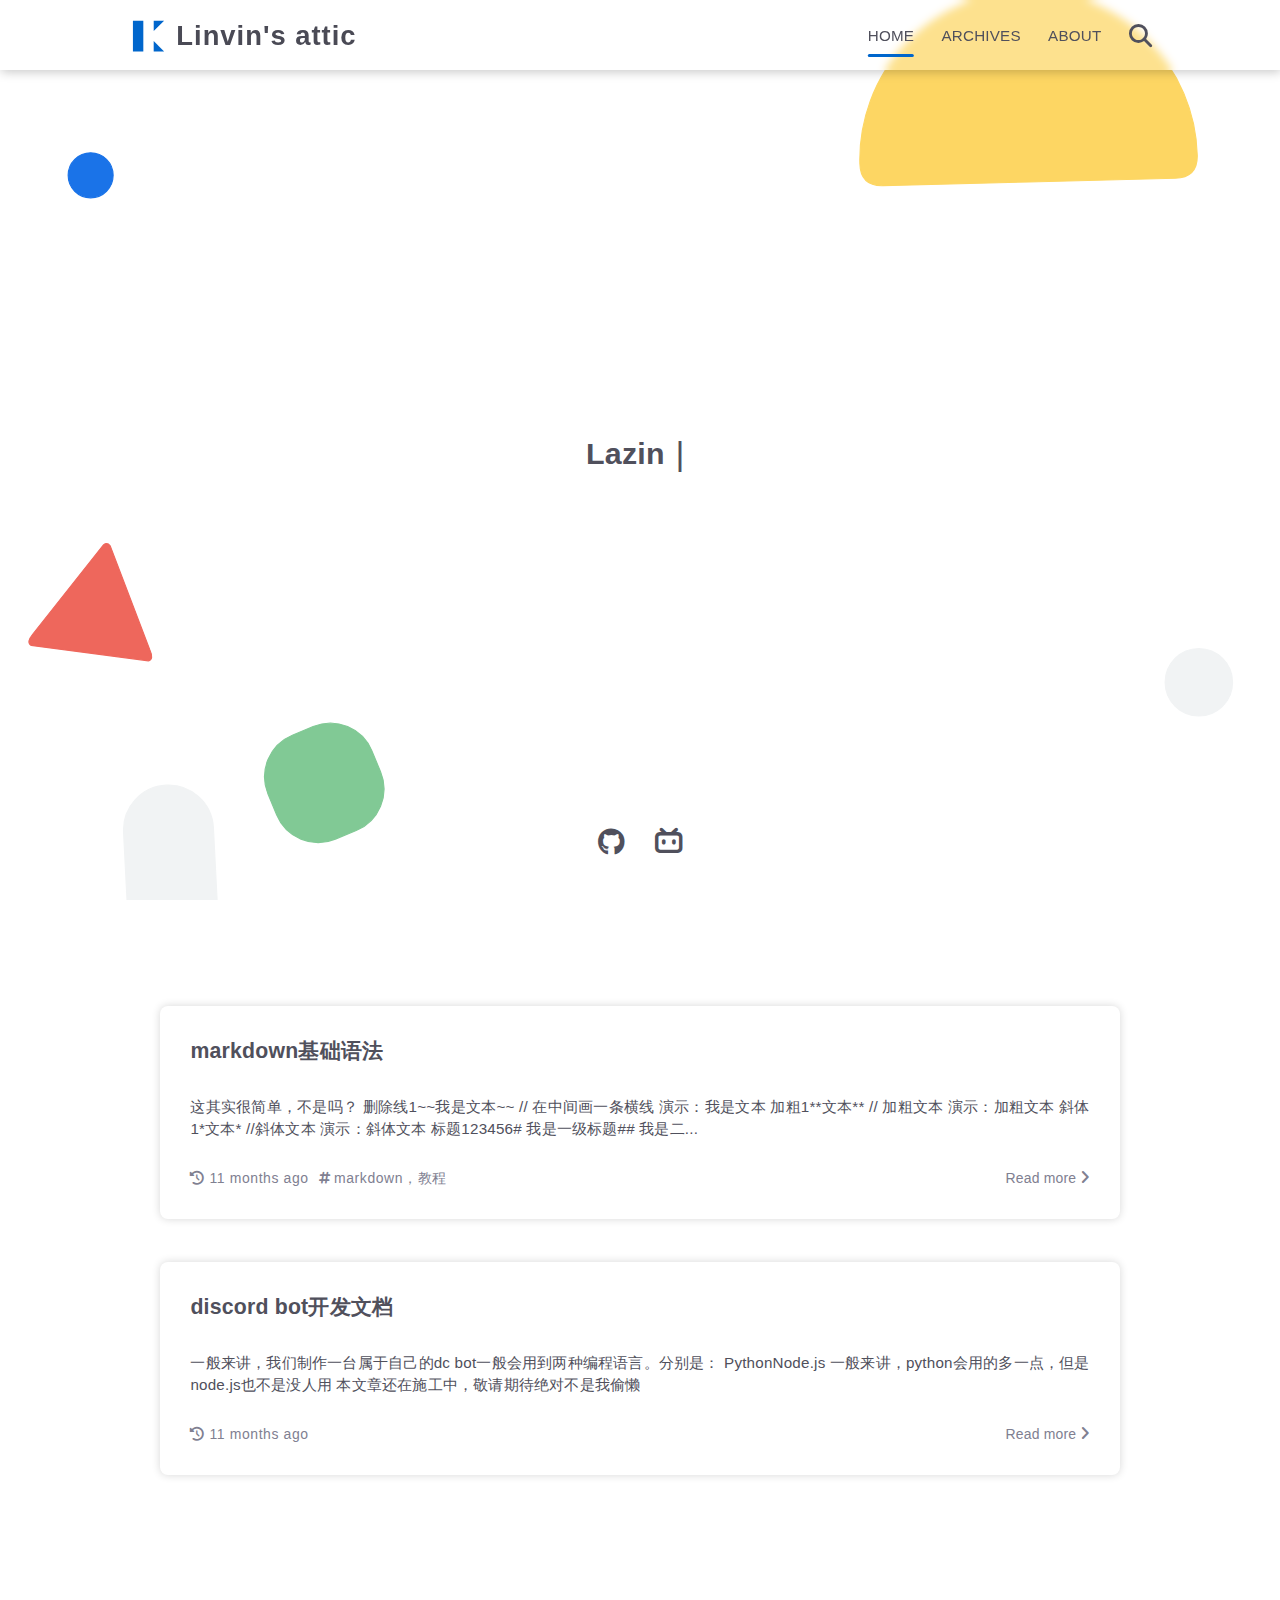
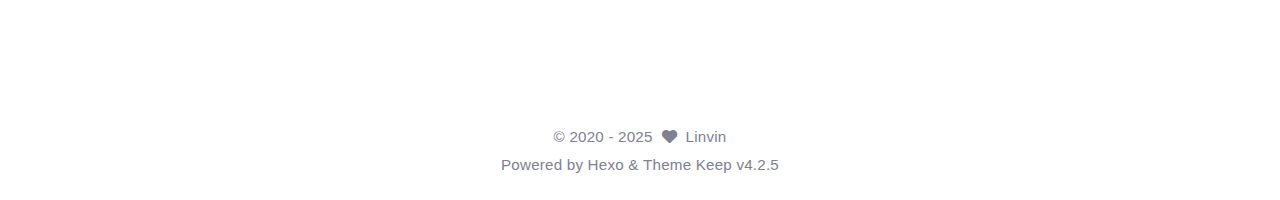
<file: index.html>
<!DOCTYPE html>
<html lang="en">
<head>
    <meta charset="utf-8">
    <meta name="viewport" content="width=device-width, initial-scale=1, maximum-scale=1">
    <meta name="keywords" content="Hexo Theme Keep">
    <meta name="description" content="Hexo Theme Keep">
    <meta name="author" content="Linvin">
    
    <title>
        
        Linvin&#39;s attic
    </title>
    
<link rel="stylesheet" href="/css/style.css">

    
        <link rel="shortcut icon" href="/images/logo.svg">
    
    
<link rel="stylesheet" href="/font/css/fontawesome.min.css">

    
<link rel="stylesheet" href="/font/css/regular.min.css">

    
<link rel="stylesheet" href="/font/css/solid.min.css">

    
<link rel="stylesheet" href="/font/css/brands.min.css">

    
    <script class="keep-theme-configurations">
    const KEEP = window.KEEP || {}
    KEEP.hexo_config = {"hostname":"example.com","root":"/","language":"en","path":"search.json"}
    KEEP.theme_config = {"base_info":{"primary_color":"#0066cc","title":"Linvin's attic","author":"Linvin","avatar":"/images/Linvin_avatar.jpg","logo":"/images/logo.svg","favicon":"/images/logo.svg"},"menu":{"home":"/","archives":"/archives","about":"/about"},"first_screen":{"enable":true,"background_img":"/images/bg.svg","background_img_dark":"/images/bg.svg","description":"Laziness is a way of life","hitokoto":false},"social_contact":{"enable":true,"links":{"github":"https://github.com/Linvin-1233","weixin":null,"qq":null,"weibo":null,"zhihu":null,"twitter":null,"x":null,"facebook":null,"email":null,"bilibili":"https://space.bilibili.com/3546703521122448"}},"scroll":{"progress_bar":true,"percent":true,"hide_header":true},"home":{"announcement":null,"category":true,"tag":true,"post_datetime":"updated"},"post":{"author_badge":{"enable":true,"level_badge":false,"custom_badge":"真正的鸽子"},"word_count":{"wordcount":true,"min2read":true},"datetime_format":"YYYY-MM-DD HH:mm:ss","copyright_info":{"custom_license":"CC BY-NC-SA 4.0","custom_link":"https://creativecommons.org/licenses/by-nc-sa/4.0/deed.en"},"share":true,"reward":{"enable":false,"img_link":null,"text":null,"icon":null}},"code_block":{"tools":{"enable":true,"style":"mac"},"highlight_theme":"obsidian"},"toc":{"enable":true,"number":true,"expand_all":true,"init_open":true,"layout":"right"},"website_count":{"busuanzi_count":{"enable":true,"site_uv":true,"site_pv":true,"page_pv":true}},"local_search":{"enable":true,"preload":true},"comment":{"enable":true,"use":"gitalk","valine":{"appid":null,"appkey":null,"server_urls":null,"placeholder":null},"gitalk":{"github_id":"Linvin-1233","github_admins":["Linvin-1233"],"repository":"blog_comment","client_id":"Ov23ctcOLAlF8rAG4uds","client_secret":"6cb8174243889f57470a38120999271229eb555c","proxy":null},"twikoo":{"env_id":null,"region":null,"version":"1.6.39"},"waline":{"server_url":null,"reaction":false,"version":"3.3.2"},"giscus":{"repo":null,"repo_id":null,"category":"Announcements","category_id":null,"reactions_enabled":false},"artalk":{"server":null},"disqus":{"shortname":null}},"rss":{"enable":false},"lazyload":{"enable":false},"cdn":{"enable":false,"provider":"cdnjs"},"pjax":{"enable":false},"footer":{"since":2020,"word_count":false,"site_deploy":{"enable":false,"provider":"github","url":null},"record":{"enable":false,"list":[{"code":null,"link":null}]}},"inject":{"enable":false,"css":[null],"js":[null]},"root":"","source_data":{},"version":"4.2.5"}
    KEEP.language_ago = {"second":"%s seconds ago","minute":"%s minutes ago","hour":"%s hours ago","day":"%s days ago","week":"%s weeks ago","month":"%s months ago","year":"%s years ago"}
    KEEP.language_code_block = {"copy":"Copy code","copied":"Copied","fold":"Fold code block","folded":"Folded"}
    KEEP.language_copy_copyright = {"copy":"Copy copyright info","copied":"Copied","title":"Original post title","author":"Original post author","link":"Original post link"}
  </script>
<meta name="generator" content="Hexo 7.3.0"></head>


<body>
<div class="progress-bar-container">
    
        <span class="scroll-progress-bar"></span>
    

    
</div>



<main class="page-container border-box">
    <!-- home first screen  -->
    
        
<div class="first-screen-container border-box flex-center fade-in-down-animation">
    <div class="first-screen-content border-box">
        <div class="top-placeholder border-box"></div>

        <div class="middle-placeholder border-box">
            
                <div class="description border-box">
                    
                        
                            
                                <div class="desc-item border-box"><span class="desc">Laziness is a way of life</span><span class="cursor">｜</span></div>
                            
                        
                    
                </div>
            

            
        </div>

        <div class="bottom-placeholder border-box">
            
                <div class="sc-icon-list border-box">
                    <!-- fontawesome icons -->
                    
                        
                            
                            <div class="tooltip sc-icon-item "
                                 data-tooltip-content="GitHub"
                                 
                                 
                            >
                                
                                    
                                    
                                        <a target="_blank" href="https://github.com/Linvin-1233">
                                            <i class="fab fa-github"></i>
                                        </a>
                                    
                                
                            </div>
                        
                    
                        
                    
                        
                    
                        
                    
                        
                    
                        
                    
                        
                    
                        
                    
                        
                    
                        
                            
                            <div class="tooltip sc-icon-item "
                                 data-tooltip-content="bilibili"
                                 
                                 
                            >
                                
                                    
                                    
                                        <a target="_blank" href="https://space.bilibili.com/3546703521122448">
                                            <i class="fab fa-bilibili"></i>
                                        </a>
                                    
                                
                            </div>
                        
                    

                    <!-- custom svg icons -->
                    
                    
                </div>
            
        </div>
    </div>
</div>

    

    <!-- page content -->
    <div class="page-main-content border-box is-home">
        <div class="page-main-content-top">
            
<header class="header-wrapper transparent-1">

    <div class="border-box header-content has-first-screen">
        <div class="left flex-start border-box">
            
                <a class="logo-image border-box" href="/">
                    <img src="/images/logo.svg">
                </a>
            
            <a class="site-name border-box" href="/">
               Linvin&#39;s attic
            </a>
        </div>

        <div class="right border-box">
            <div class="pc border-box">
                <ul class="menu-list border-box">
                    
                        
                        <li class="menu-item flex-start border-box active">
                            <a class="menu-text-color border-box" href="/">
                                
                                HOME
                                
                            </a>
                            
                        </li>
                    
                        
                        <li class="menu-item flex-start border-box">
                            <a class="menu-text-color border-box" href="/archives">
                                
                                ARCHIVES
                                
                            </a>
                            
                        </li>
                    
                        
                        <li class="menu-item flex-start border-box">
                            <a class="menu-text-color border-box" href="/about">
                                
                                ABOUT
                                
                            </a>
                            
                        </li>
                    
                    
                        <li class="menu-item search search-popup-trigger">
                            <i class="menu-text-color fas search fa-search"></i>
                        </li>
                    
                </ul>
            </div>
            <div class="mobile border-box flex-start">
                
                    <div class="icon-item search search-popup-trigger"><i class="fas fa-search"></i></div>
                
                <div class="icon-item menu-bar">
                    <div class="menu-bar-middle"></div>
                </div>
            </div>
        </div>
    </div>

    <div class="header-drawer">
        <ul class="drawer-menu-list border-box">
            
                
                <li class="drawer-menu-item border-box not-sub-menu active">
                    <label class="drawer-menu-label border-box">
                        <a class="drawer-menu-text-color left-side flex-start border-box" href="/">
                            
                            HOME
                        </a>
                        
                    </label>
                    
                </li>
            
                
                <li class="drawer-menu-item border-box not-sub-menu">
                    <label class="drawer-menu-label border-box">
                        <a class="drawer-menu-text-color left-side flex-start border-box" href="/archives">
                            
                            ARCHIVES
                        </a>
                        
                    </label>
                    
                </li>
            
                
                <li class="drawer-menu-item border-box not-sub-menu">
                    <label class="drawer-menu-label border-box">
                        <a class="drawer-menu-text-color left-side flex-start border-box" href="/about">
                            
                            ABOUT
                        </a>
                        
                    </label>
                    
                </li>
            
        </ul>
    </div>

    <div class="window-mask"></div>

</header>


        </div>

        <div class="page-main-content-middle border-box">

            <div class="main-content border-box">
                

                    <div class="home-content-container fade-in-down-animation">
    
    <ul class="home-post-list border-box">
        
            <li class="home-post-item">

                

                <div class="home-post-item-bottom border-box">
                    
                    <h3 class="home-post-title border-box">
                        <a href="/2025/08/02/markdownTutorial/">
                            markdown基础语法
                        </a>
                    </h3>

                    <div class="home-post-content keep-markdown-body">
                        
                            这其实很简单，不是吗？  
删除线1~~我是文本~~   // 在中间画一条横线
演示：我是文本
加粗1**文本**   // 加粗文本
演示：加粗文本
斜体1*文本*    //斜体文本
演示：斜体文本
标题123456# 我是一级标题## 我是二...
                        
                    </div>

                    

<div class="post-meta-info-container border-box home">
    <div class="post-meta-info border-box">
        
            <span class="meta-info-item border-box">
                <i class="icon fa-solid fa-history"></i>&nbsp;<span class="home-post-history"
                                                                                data-updated="Thu Aug 07 2025 12:01:36 GMT+0200"
                >2025-08-07 12:01:36</span>
            </span>
        

        

        

        
            <span class="post-tag meta-info-item border-box">
                <ul class="post-tag-ul">
                    
                            <li class="tag-item"><span class="tag-separator"><i class="icon fas fa-hashtag"></i></span><a href="/tags/markdown%EF%BC%8C%E6%95%99%E7%A8%8B/">markdown，教程</a></li>
                        
                    
                </ul>
            </span>
        

        
        
        
        
    </div>

    
        <a class="home-read-more" href="/2025/08/02/markdownTutorial/">Read more&nbsp;<i class="icon fas fa-angle-right"></i></a>
    
</div>

                </div>
            </li>
        
            <li class="home-post-item">

                

                <div class="home-post-item-bottom border-box">
                    
                    <h3 class="home-post-title border-box">
                        <a href="/2025/08/02/discordbot/">
                            discord bot开发文档
                        </a>
                    </h3>

                    <div class="home-post-content keep-markdown-body">
                        
                            一般来讲，我们制作一台属于自己的dc bot一般会用到两种编程语言。分别是：

PythonNode.js

一般来讲，python会用的多一点，但是node.js也不是没人用  
本文章还在施工中，敬请期待绝对不是我偷懒

                        
                    </div>

                    

<div class="post-meta-info-container border-box home">
    <div class="post-meta-info border-box">
        
            <span class="meta-info-item border-box">
                <i class="icon fa-solid fa-history"></i>&nbsp;<span class="home-post-history"
                                                                                data-updated="Sat Aug 02 2025 00:16:44 GMT+0200"
                >2025-08-02 00:16:44</span>
            </span>
        

        

        

        

        
        
        
        
    </div>

    
        <a class="home-read-more" href="/2025/08/02/discordbot/">Read more&nbsp;<i class="icon fas fa-angle-right"></i></a>
    
</div>

                </div>
            </li>
        
    </ul>
    



</div>


                
            </div>
        </div>

        <div class="page-main-content-bottom border-box">
            
<footer class="footer border-box">
    <div class="copyright-info info-item">
    &copy;&nbsp;<span>2020</span>&nbsp;-&nbsp;2025
    
            &nbsp;<i class="fas fa-heart icon-animate"></i>&nbsp;&nbsp;<a href="/">Linvin</a>
        
    </div>

    <div class="theme-info info-item">
        Powered by&nbsp;<a target="_blank" href="https://hexo.io">Hexo</a>&nbsp;&&nbsp;Theme&nbsp;<a class="keep-version" target="_blank" href="https://github.com/XPoet/hexo-theme-keep">Keep</a>
    </div>

    

    
        <div class="count-info info-item">
            

            
                <span class="count-item border-box uv">
                    <span class="item-type border-box">Unique Visitor</span>
                    <span class="item-value border-box uv" id="busuanzi_value_site_uv"></span>
                </span>
            

            
                <span class="count-item border-box pv">
                    <span class="item-type border-box">Page View</span>
                    <span class="item-value border-box pv" id="busuanzi_value_site_pv"></span>
                </span>
            
        </div>
    

    
</footer>

        </div>
    </div>

    <!-- post tools -->
    

    <!-- side tools -->
    <div class="side-tools">
        <div class="side-tools-container border-box side-tools-show-handle">
    <ul class="side-tools-list side-tools-show-handle border-box">
        <li class="tools-item tool-font-adjust-plus flex-center">
            <i class="fas fa-search-plus"></i>
        </li>

        <li class="tools-item tool-font-adjust-minus flex-center">
            <i class="fas fa-search-minus"></i>
        </li>

        <!-- toggle mode -->
        
            <li class="tools-item tool-toggle-theme-mode flex-center">
                <i class="fas fa-moon"></i>
            </li>
        

        <!-- rss -->
        

        <!-- to bottom -->
        <li class="tools-item tool-scroll-to-bottom flex-center">
            <i class="fas fa-arrow-down"></i>
        </li>
    </ul>

    <ul class="exposed-tools-list border-box">
        

        

        <li class="tools-item tool-toggle-show flex-center">
            <i class="fas fa-cog fa-spin"></i>
        </li>

        <li class="tools-item tool-scroll-to-top flex-center show-arrow">
            <i class="arrow fas fa-arrow-up"></i>
            <span class="percent"></span>
        </li>
    </ul>
</div>

    </div>

    <!-- image mask -->
    <div class="zoom-in-image-mask">
    <img class="zoom-in-image">
</div>


    <!-- local search -->
    
        <div class="search-pop-overlay">
    <div class="popup search-popup">
        <div class="search-header">
          <span class="search-input-field-pre">
            <i class="fas fa-keyboard"></i>
          </span>
            <div class="search-input-container">
                <input autocomplete="off"
                       autocorrect="off"
                       autocapitalize="off"
                       placeholder="Search..."
                       spellcheck="false"
                       type="search"
                       class="search-input"
                >
            </div>
            <span class="close-popup-btn">
                <i class="fas fa-times"></i>
            </span>
        </div>
        <div id="search-result">
            <div id="no-result">
                <i class="fas fa-spinner fa-pulse fa-5x fa-fw"></i>
            </div>
        </div>
    </div>
</div>

    

    <!-- tablet toc -->
    
</main>






<!-- common js -->

<script src="/js/utils.js"></script>

<script src="/js/header-shrink.js"></script>

<script src="/js/back2top.js"></script>

<script src="/js/toggle-theme.js"></script>

<script src="/js/code-block.js"></script>

<script src="/js/main.js"></script>

<script src="/js/libs/anime.min.js"></script>


<!-- local search -->

    
<script src="/js/local-search.js"></script>



<!-- lazyload -->


<div class="">
    <!-- home page -->
    
        
<script src="/js/page/home-page.js"></script>

    

    <!-- post page -->
    

    <!-- categories page -->
    

    <!-- links page -->
    

    <!-- photos page -->
    

    <!-- tools page -->
    
</div>

<!-- mermaid -->


<!-- pjax -->



</body>
</html>
</file>
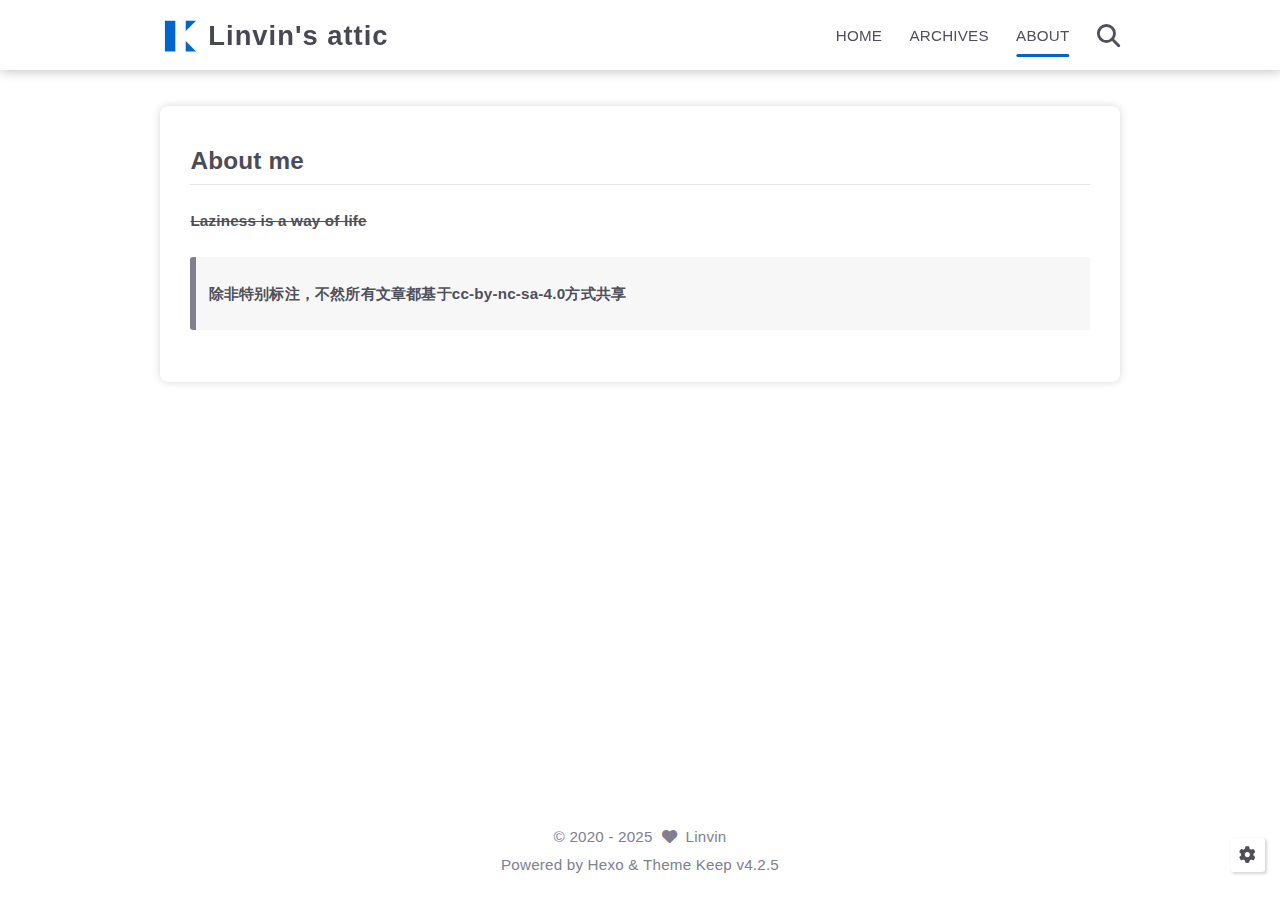
<file: about/index.html>
<!DOCTYPE html>
<html lang="en">
<head>
    <meta charset="utf-8">
    <meta name="viewport" content="width=device-width, initial-scale=1, maximum-scale=1">
    <meta name="keywords" content="Hexo Theme Keep">
    <meta name="description" content="Hexo Theme Keep">
    <meta name="author" content="Linvin">
    
    <title>
        
            About |
        
        Linvin&#39;s attic
    </title>
    
<link rel="stylesheet" href="/css/style.css">

    
        <link rel="shortcut icon" href="/images/logo.svg">
    
    
<link rel="stylesheet" href="/font/css/fontawesome.min.css">

    
<link rel="stylesheet" href="/font/css/regular.min.css">

    
<link rel="stylesheet" href="/font/css/solid.min.css">

    
<link rel="stylesheet" href="/font/css/brands.min.css">

    
    <script class="keep-theme-configurations">
    const KEEP = window.KEEP || {}
    KEEP.hexo_config = {"hostname":"example.com","root":"/","language":"en","path":"search.json"}
    KEEP.theme_config = {"base_info":{"primary_color":"#0066cc","title":"Linvin's attic","author":"Linvin","avatar":"/images/Linvin_avatar.jpg","logo":"/images/logo.svg","favicon":"/images/logo.svg"},"menu":{"home":"/","archives":"/archives","about":"/about"},"first_screen":{"enable":true,"background_img":"/images/bg.svg","background_img_dark":"/images/bg.svg","description":"Laziness is a way of life","hitokoto":false},"social_contact":{"enable":true,"links":{"github":"https://github.com/Linvin-1233","weixin":null,"qq":null,"weibo":null,"zhihu":null,"twitter":null,"x":null,"facebook":null,"email":null,"bilibili":"https://space.bilibili.com/3546703521122448"}},"scroll":{"progress_bar":true,"percent":true,"hide_header":true},"home":{"announcement":null,"category":true,"tag":true,"post_datetime":"updated"},"post":{"author_badge":{"enable":true,"level_badge":false,"custom_badge":"真正的鸽子"},"word_count":{"wordcount":true,"min2read":true},"datetime_format":"YYYY-MM-DD HH:mm:ss","copyright_info":{"custom_license":"CC BY-NC-SA 4.0","custom_link":"https://creativecommons.org/licenses/by-nc-sa/4.0/deed.en"},"share":true,"reward":{"enable":false,"img_link":null,"text":null,"icon":null}},"code_block":{"tools":{"enable":true,"style":"mac"},"highlight_theme":"obsidian"},"toc":{"enable":true,"number":true,"expand_all":true,"init_open":true,"layout":"right"},"website_count":{"busuanzi_count":{"enable":true,"site_uv":true,"site_pv":true,"page_pv":true}},"local_search":{"enable":true,"preload":true},"comment":{"enable":true,"use":"gitalk","valine":{"appid":null,"appkey":null,"server_urls":null,"placeholder":null},"gitalk":{"github_id":"Linvin-1233","github_admins":["Linvin-1233"],"repository":"blog_comment","client_id":"Ov23ctcOLAlF8rAG4uds","client_secret":"6cb8174243889f57470a38120999271229eb555c","proxy":null},"twikoo":{"env_id":null,"region":null,"version":"1.6.39"},"waline":{"server_url":null,"reaction":false,"version":"3.3.2"},"giscus":{"repo":null,"repo_id":null,"category":"Announcements","category_id":null,"reactions_enabled":false},"artalk":{"server":null},"disqus":{"shortname":null}},"rss":{"enable":false},"lazyload":{"enable":false},"cdn":{"enable":false,"provider":"cdnjs"},"pjax":{"enable":false},"footer":{"since":2020,"word_count":false,"site_deploy":{"enable":false,"provider":"github","url":null},"record":{"enable":false,"list":[{"code":null,"link":null}]}},"inject":{"enable":false,"css":[null],"js":[null]},"root":"","source_data":{},"version":"4.2.5"}
    KEEP.language_ago = {"second":"%s seconds ago","minute":"%s minutes ago","hour":"%s hours ago","day":"%s days ago","week":"%s weeks ago","month":"%s months ago","year":"%s years ago"}
    KEEP.language_code_block = {"copy":"Copy code","copied":"Copied","fold":"Fold code block","folded":"Folded"}
    KEEP.language_copy_copyright = {"copy":"Copy copyright info","copied":"Copied","title":"Original post title","author":"Original post author","link":"Original post link"}
  </script>
<meta name="generator" content="Hexo 7.3.0"></head>


<body>
<div class="progress-bar-container">
    
        <span class="scroll-progress-bar"></span>
    

    
</div>



<main class="page-container border-box">
    <!-- home first screen  -->
    

    <!-- page content -->
    <div class="page-main-content border-box">
        <div class="page-main-content-top">
            
<header class="header-wrapper">

    <div class="border-box header-content">
        <div class="left flex-start border-box">
            
                <a class="logo-image border-box" href="/">
                    <img src="/images/logo.svg">
                </a>
            
            <a class="site-name border-box" href="/">
               Linvin&#39;s attic
            </a>
        </div>

        <div class="right border-box">
            <div class="pc border-box">
                <ul class="menu-list border-box">
                    
                        
                        <li class="menu-item flex-start border-box">
                            <a class="menu-text-color border-box" href="/">
                                
                                HOME
                                
                            </a>
                            
                        </li>
                    
                        
                        <li class="menu-item flex-start border-box">
                            <a class="menu-text-color border-box" href="/archives">
                                
                                ARCHIVES
                                
                            </a>
                            
                        </li>
                    
                        
                        <li class="menu-item flex-start border-box active">
                            <a class="menu-text-color border-box" href="/about">
                                
                                ABOUT
                                
                            </a>
                            
                        </li>
                    
                    
                        <li class="menu-item search search-popup-trigger">
                            <i class="menu-text-color fas search fa-search"></i>
                        </li>
                    
                </ul>
            </div>
            <div class="mobile border-box flex-start">
                
                    <div class="icon-item search search-popup-trigger"><i class="fas fa-search"></i></div>
                
                <div class="icon-item menu-bar">
                    <div class="menu-bar-middle"></div>
                </div>
            </div>
        </div>
    </div>

    <div class="header-drawer">
        <ul class="drawer-menu-list border-box">
            
                
                <li class="drawer-menu-item border-box not-sub-menu">
                    <label class="drawer-menu-label border-box">
                        <a class="drawer-menu-text-color left-side flex-start border-box" href="/">
                            
                            HOME
                        </a>
                        
                    </label>
                    
                </li>
            
                
                <li class="drawer-menu-item border-box not-sub-menu">
                    <label class="drawer-menu-label border-box">
                        <a class="drawer-menu-text-color left-side flex-start border-box" href="/archives">
                            
                            ARCHIVES
                        </a>
                        
                    </label>
                    
                </li>
            
                
                <li class="drawer-menu-item border-box not-sub-menu active">
                    <label class="drawer-menu-label border-box">
                        <a class="drawer-menu-text-color left-side flex-start border-box" href="/about">
                            
                            ABOUT
                        </a>
                        
                    </label>
                    
                </li>
            
        </ul>
    </div>

    <div class="window-mask"></div>

</header>


        </div>

        <div class="page-main-content-middle border-box">

            <div class="main-content border-box">
                

                    

<div class="fade-in-down-animation">
    <div class="page-template-container border-box keep-container ">
        <!-- page top -->
        

        <!-- page bottom -->
        <div class="page-template-bottom border-box">
            <!-- use page template -->
            

            <!-- page content -->
            <div class="page-content border-box keep-markdown-body ">
                
                    <h2 id="About-me"><a href="#About-me" class="headerlink" title="About me"></a>About me</h2><p><strong><del>Laziness is a way of life</del></strong></p>
<blockquote>
<p><strong>除非特别标注，不然所有文章都基于cc-by-nc-sa-4.0方式共享</strong></p>
</blockquote>

                
            </div>

            <!-- comment plugin -->
            
        </div>
    </div>
</div>


                
            </div>
        </div>

        <div class="page-main-content-bottom border-box">
            
<footer class="footer border-box">
    <div class="copyright-info info-item">
    &copy;&nbsp;<span>2020</span>&nbsp;-&nbsp;2025
    
            &nbsp;<i class="fas fa-heart icon-animate"></i>&nbsp;&nbsp;<a href="/">Linvin</a>
        
    </div>

    <div class="theme-info info-item">
        Powered by&nbsp;<a target="_blank" href="https://hexo.io">Hexo</a>&nbsp;&&nbsp;Theme&nbsp;<a class="keep-version" target="_blank" href="https://github.com/XPoet/hexo-theme-keep">Keep</a>
    </div>

    

    
        <div class="count-info info-item">
            

            
                <span class="count-item border-box uv">
                    <span class="item-type border-box">Unique Visitor</span>
                    <span class="item-value border-box uv" id="busuanzi_value_site_uv"></span>
                </span>
            

            
                <span class="count-item border-box pv">
                    <span class="item-type border-box">Page View</span>
                    <span class="item-value border-box pv" id="busuanzi_value_site_pv"></span>
                </span>
            
        </div>
    

    
</footer>

        </div>
    </div>

    <!-- post tools -->
    

    <!-- side tools -->
    <div class="side-tools">
        <div class="side-tools-container border-box ">
    <ul class="side-tools-list side-tools-show-handle border-box">
        <li class="tools-item tool-font-adjust-plus flex-center">
            <i class="fas fa-search-plus"></i>
        </li>

        <li class="tools-item tool-font-adjust-minus flex-center">
            <i class="fas fa-search-minus"></i>
        </li>

        <!-- toggle mode -->
        
            <li class="tools-item tool-toggle-theme-mode flex-center">
                <i class="fas fa-moon"></i>
            </li>
        

        <!-- rss -->
        

        <!-- to bottom -->
        <li class="tools-item tool-scroll-to-bottom flex-center">
            <i class="fas fa-arrow-down"></i>
        </li>
    </ul>

    <ul class="exposed-tools-list border-box">
        

        

        <li class="tools-item tool-toggle-show flex-center">
            <i class="fas fa-cog fa-spin"></i>
        </li>

        <li class="tools-item tool-scroll-to-top flex-center show-arrow">
            <i class="arrow fas fa-arrow-up"></i>
            <span class="percent"></span>
        </li>
    </ul>
</div>

    </div>

    <!-- image mask -->
    <div class="zoom-in-image-mask">
    <img class="zoom-in-image">
</div>


    <!-- local search -->
    
        <div class="search-pop-overlay">
    <div class="popup search-popup">
        <div class="search-header">
          <span class="search-input-field-pre">
            <i class="fas fa-keyboard"></i>
          </span>
            <div class="search-input-container">
                <input autocomplete="off"
                       autocorrect="off"
                       autocapitalize="off"
                       placeholder="Search..."
                       spellcheck="false"
                       type="search"
                       class="search-input"
                >
            </div>
            <span class="close-popup-btn">
                <i class="fas fa-times"></i>
            </span>
        </div>
        <div id="search-result">
            <div id="no-result">
                <i class="fas fa-spinner fa-pulse fa-5x fa-fw"></i>
            </div>
        </div>
    </div>
</div>

    

    <!-- tablet toc -->
    
</main>





<!-- common js -->

<script src="/js/utils.js"></script>

<script src="/js/header-shrink.js"></script>

<script src="/js/back2top.js"></script>

<script src="/js/toggle-theme.js"></script>

<script src="/js/code-block.js"></script>

<script src="/js/main.js"></script>

<script src="/js/libs/anime.min.js"></script>


<!-- local search -->

    
<script src="/js/local-search.js"></script>



<!-- lazyload -->


<div class="">
    <!-- home page -->
    

    <!-- post page -->
    

    <!-- categories page -->
    

    <!-- links page -->
    

    <!-- photos page -->
    

    <!-- tools page -->
    
</div>

<!-- mermaid -->


<!-- pjax -->



</body>
</html>
</file>
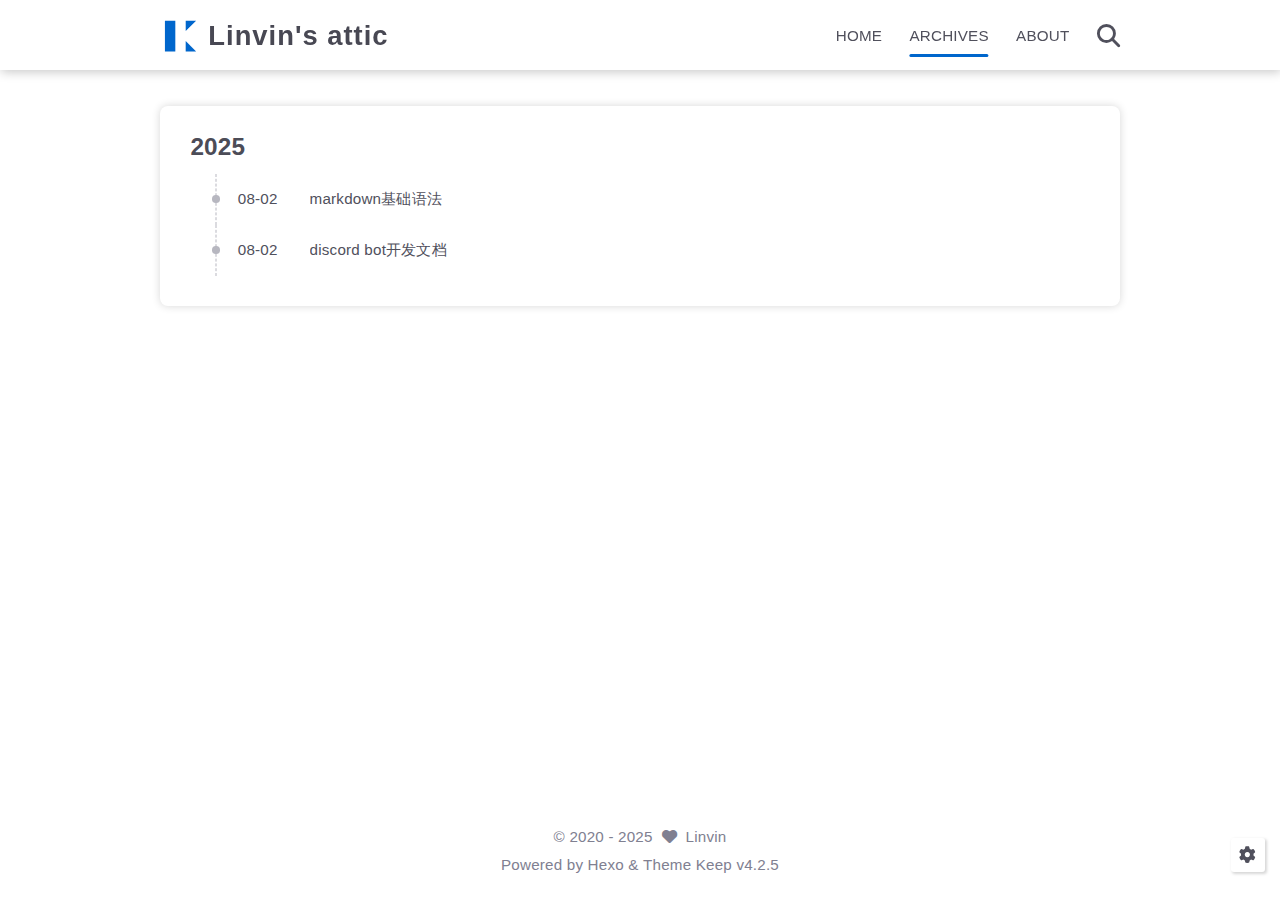
<file: archives/index.html>
<!DOCTYPE html>
<html lang="en">
<head>
    <meta charset="utf-8">
    <meta name="viewport" content="width=device-width, initial-scale=1, maximum-scale=1">
    <meta name="keywords" content="Hexo Theme Keep">
    <meta name="description" content="Hexo Theme Keep">
    <meta name="author" content="Linvin">
    
    <title>
        
            Archive |
        
        Linvin&#39;s attic
    </title>
    
<link rel="stylesheet" href="/css/style.css">

    
        <link rel="shortcut icon" href="/images/logo.svg">
    
    
<link rel="stylesheet" href="/font/css/fontawesome.min.css">

    
<link rel="stylesheet" href="/font/css/regular.min.css">

    
<link rel="stylesheet" href="/font/css/solid.min.css">

    
<link rel="stylesheet" href="/font/css/brands.min.css">

    
    <script class="keep-theme-configurations">
    const KEEP = window.KEEP || {}
    KEEP.hexo_config = {"hostname":"example.com","root":"/","language":"en","path":"search.json"}
    KEEP.theme_config = {"base_info":{"primary_color":"#0066cc","title":"Linvin's attic","author":"Linvin","avatar":"/images/Linvin_avatar.jpg","logo":"/images/logo.svg","favicon":"/images/logo.svg"},"menu":{"home":"/","archives":"/archives","about":"/about"},"first_screen":{"enable":true,"background_img":"/images/bg.svg","background_img_dark":"/images/bg.svg","description":"Laziness is a way of life","hitokoto":false},"social_contact":{"enable":true,"links":{"github":"https://github.com/Linvin-1233","weixin":null,"qq":null,"weibo":null,"zhihu":null,"twitter":null,"x":null,"facebook":null,"email":null,"bilibili":"https://space.bilibili.com/3546703521122448"}},"scroll":{"progress_bar":true,"percent":true,"hide_header":true},"home":{"announcement":null,"category":true,"tag":true,"post_datetime":"updated"},"post":{"author_badge":{"enable":true,"level_badge":false,"custom_badge":"真正的鸽子"},"word_count":{"wordcount":true,"min2read":true},"datetime_format":"YYYY-MM-DD HH:mm:ss","copyright_info":{"custom_license":"CC BY-NC-SA 4.0","custom_link":"https://creativecommons.org/licenses/by-nc-sa/4.0/deed.en"},"share":true,"reward":{"enable":false,"img_link":null,"text":null,"icon":null}},"code_block":{"tools":{"enable":true,"style":"mac"},"highlight_theme":"obsidian"},"toc":{"enable":true,"number":true,"expand_all":true,"init_open":true,"layout":"right"},"website_count":{"busuanzi_count":{"enable":true,"site_uv":true,"site_pv":true,"page_pv":true}},"local_search":{"enable":true,"preload":true},"comment":{"enable":true,"use":"gitalk","valine":{"appid":null,"appkey":null,"server_urls":null,"placeholder":null},"gitalk":{"github_id":"Linvin-1233","github_admins":["Linvin-1233"],"repository":"blog_comment","client_id":"Ov23ctcOLAlF8rAG4uds","client_secret":"6cb8174243889f57470a38120999271229eb555c","proxy":null},"twikoo":{"env_id":null,"region":null,"version":"1.6.39"},"waline":{"server_url":null,"reaction":false,"version":"3.3.2"},"giscus":{"repo":null,"repo_id":null,"category":"Announcements","category_id":null,"reactions_enabled":false},"artalk":{"server":null},"disqus":{"shortname":null}},"rss":{"enable":false},"lazyload":{"enable":false},"cdn":{"enable":false,"provider":"cdnjs"},"pjax":{"enable":false},"footer":{"since":2020,"word_count":false,"site_deploy":{"enable":false,"provider":"github","url":null},"record":{"enable":false,"list":[{"code":null,"link":null}]}},"inject":{"enable":false,"css":[null],"js":[null]},"root":"","source_data":{},"version":"4.2.5"}
    KEEP.language_ago = {"second":"%s seconds ago","minute":"%s minutes ago","hour":"%s hours ago","day":"%s days ago","week":"%s weeks ago","month":"%s months ago","year":"%s years ago"}
    KEEP.language_code_block = {"copy":"Copy code","copied":"Copied","fold":"Fold code block","folded":"Folded"}
    KEEP.language_copy_copyright = {"copy":"Copy copyright info","copied":"Copied","title":"Original post title","author":"Original post author","link":"Original post link"}
  </script>
<meta name="generator" content="Hexo 7.3.0"></head>


<body>
<div class="progress-bar-container">
    
        <span class="scroll-progress-bar"></span>
    

    
</div>



<main class="page-container border-box">
    <!-- home first screen  -->
    

    <!-- page content -->
    <div class="page-main-content border-box">
        <div class="page-main-content-top">
            
<header class="header-wrapper">

    <div class="border-box header-content">
        <div class="left flex-start border-box">
            
                <a class="logo-image border-box" href="/">
                    <img src="/images/logo.svg">
                </a>
            
            <a class="site-name border-box" href="/">
               Linvin&#39;s attic
            </a>
        </div>

        <div class="right border-box">
            <div class="pc border-box">
                <ul class="menu-list border-box">
                    
                        
                        <li class="menu-item flex-start border-box">
                            <a class="menu-text-color border-box" href="/">
                                
                                HOME
                                
                            </a>
                            
                        </li>
                    
                        
                        <li class="menu-item flex-start border-box active">
                            <a class="menu-text-color border-box" href="/archives">
                                
                                ARCHIVES
                                
                            </a>
                            
                        </li>
                    
                        
                        <li class="menu-item flex-start border-box">
                            <a class="menu-text-color border-box" href="/about">
                                
                                ABOUT
                                
                            </a>
                            
                        </li>
                    
                    
                        <li class="menu-item search search-popup-trigger">
                            <i class="menu-text-color fas search fa-search"></i>
                        </li>
                    
                </ul>
            </div>
            <div class="mobile border-box flex-start">
                
                    <div class="icon-item search search-popup-trigger"><i class="fas fa-search"></i></div>
                
                <div class="icon-item menu-bar">
                    <div class="menu-bar-middle"></div>
                </div>
            </div>
        </div>
    </div>

    <div class="header-drawer">
        <ul class="drawer-menu-list border-box">
            
                
                <li class="drawer-menu-item border-box not-sub-menu">
                    <label class="drawer-menu-label border-box">
                        <a class="drawer-menu-text-color left-side flex-start border-box" href="/">
                            
                            HOME
                        </a>
                        
                    </label>
                    
                </li>
            
                
                <li class="drawer-menu-item border-box not-sub-menu active">
                    <label class="drawer-menu-label border-box">
                        <a class="drawer-menu-text-color left-side flex-start border-box" href="/archives">
                            
                            ARCHIVES
                        </a>
                        
                    </label>
                    
                </li>
            
                
                <li class="drawer-menu-item border-box not-sub-menu">
                    <label class="drawer-menu-label border-box">
                        <a class="drawer-menu-text-color left-side flex-start border-box" href="/about">
                            
                            ABOUT
                        </a>
                        
                    </label>
                    
                </li>
            
        </ul>
    </div>

    <div class="window-mask"></div>

</header>


        </div>

        <div class="page-main-content-middle border-box">

            <div class="main-content border-box">
                

                    <div class="fade-in-down-animation">
    <div class="archives-container">
        <div class="archives-timeline border-box">
            
<div class="archive-list-container border-box">
    
        <section class="archive-item border-box">
            <div class="archive-item-header border-box">
                <span class="archive-year">2025</span>
            </div>
            <ul class="archive-item-body border-box">
                
                    <li class="post-item border-box">
                        <span class="starting-point border-box flex-center"></span>
                        <span class="post-date border-box">08-02</span>
                        <a class="post-title border-box text-ellipsis"
                           href="/2025/08/02/markdownTutorial/"
                        >markdown基础语法</a>
                    </li>
                
                    <li class="post-item border-box">
                        <span class="starting-point border-box flex-center"></span>
                        <span class="post-date border-box">08-02</span>
                        <a class="post-title border-box text-ellipsis"
                           href="/2025/08/02/discordbot/"
                        >discord bot开发文档</a>
                    </li>
                
            </ul>
        </section>
    
</div>

        </div>
    </div>
    



</div>


                
            </div>
        </div>

        <div class="page-main-content-bottom border-box">
            
<footer class="footer border-box">
    <div class="copyright-info info-item">
    &copy;&nbsp;<span>2020</span>&nbsp;-&nbsp;2025
    
            &nbsp;<i class="fas fa-heart icon-animate"></i>&nbsp;&nbsp;<a href="/">Linvin</a>
        
    </div>

    <div class="theme-info info-item">
        Powered by&nbsp;<a target="_blank" href="https://hexo.io">Hexo</a>&nbsp;&&nbsp;Theme&nbsp;<a class="keep-version" target="_blank" href="https://github.com/XPoet/hexo-theme-keep">Keep</a>
    </div>

    

    
        <div class="count-info info-item">
            

            
                <span class="count-item border-box uv">
                    <span class="item-type border-box">Unique Visitor</span>
                    <span class="item-value border-box uv" id="busuanzi_value_site_uv"></span>
                </span>
            

            
                <span class="count-item border-box pv">
                    <span class="item-type border-box">Page View</span>
                    <span class="item-value border-box pv" id="busuanzi_value_site_pv"></span>
                </span>
            
        </div>
    

    
</footer>

        </div>
    </div>

    <!-- post tools -->
    

    <!-- side tools -->
    <div class="side-tools">
        <div class="side-tools-container border-box ">
    <ul class="side-tools-list side-tools-show-handle border-box">
        <li class="tools-item tool-font-adjust-plus flex-center">
            <i class="fas fa-search-plus"></i>
        </li>

        <li class="tools-item tool-font-adjust-minus flex-center">
            <i class="fas fa-search-minus"></i>
        </li>

        <!-- toggle mode -->
        
            <li class="tools-item tool-toggle-theme-mode flex-center">
                <i class="fas fa-moon"></i>
            </li>
        

        <!-- rss -->
        

        <!-- to bottom -->
        <li class="tools-item tool-scroll-to-bottom flex-center">
            <i class="fas fa-arrow-down"></i>
        </li>
    </ul>

    <ul class="exposed-tools-list border-box">
        

        

        <li class="tools-item tool-toggle-show flex-center">
            <i class="fas fa-cog fa-spin"></i>
        </li>

        <li class="tools-item tool-scroll-to-top flex-center show-arrow">
            <i class="arrow fas fa-arrow-up"></i>
            <span class="percent"></span>
        </li>
    </ul>
</div>

    </div>

    <!-- image mask -->
    <div class="zoom-in-image-mask">
    <img class="zoom-in-image">
</div>


    <!-- local search -->
    
        <div class="search-pop-overlay">
    <div class="popup search-popup">
        <div class="search-header">
          <span class="search-input-field-pre">
            <i class="fas fa-keyboard"></i>
          </span>
            <div class="search-input-container">
                <input autocomplete="off"
                       autocorrect="off"
                       autocapitalize="off"
                       placeholder="Search..."
                       spellcheck="false"
                       type="search"
                       class="search-input"
                >
            </div>
            <span class="close-popup-btn">
                <i class="fas fa-times"></i>
            </span>
        </div>
        <div id="search-result">
            <div id="no-result">
                <i class="fas fa-spinner fa-pulse fa-5x fa-fw"></i>
            </div>
        </div>
    </div>
</div>

    

    <!-- tablet toc -->
    
</main>






<!-- common js -->

<script src="/js/utils.js"></script>

<script src="/js/header-shrink.js"></script>

<script src="/js/back2top.js"></script>

<script src="/js/toggle-theme.js"></script>

<script src="/js/code-block.js"></script>

<script src="/js/main.js"></script>

<script src="/js/libs/anime.min.js"></script>


<!-- local search -->

    
<script src="/js/local-search.js"></script>



<!-- lazyload -->


<div class="">
    <!-- home page -->
    

    <!-- post page -->
    

    <!-- categories page -->
    

    <!-- links page -->
    

    <!-- photos page -->
    

    <!-- tools page -->
    
</div>

<!-- mermaid -->


<!-- pjax -->



</body>
</html>
</file>
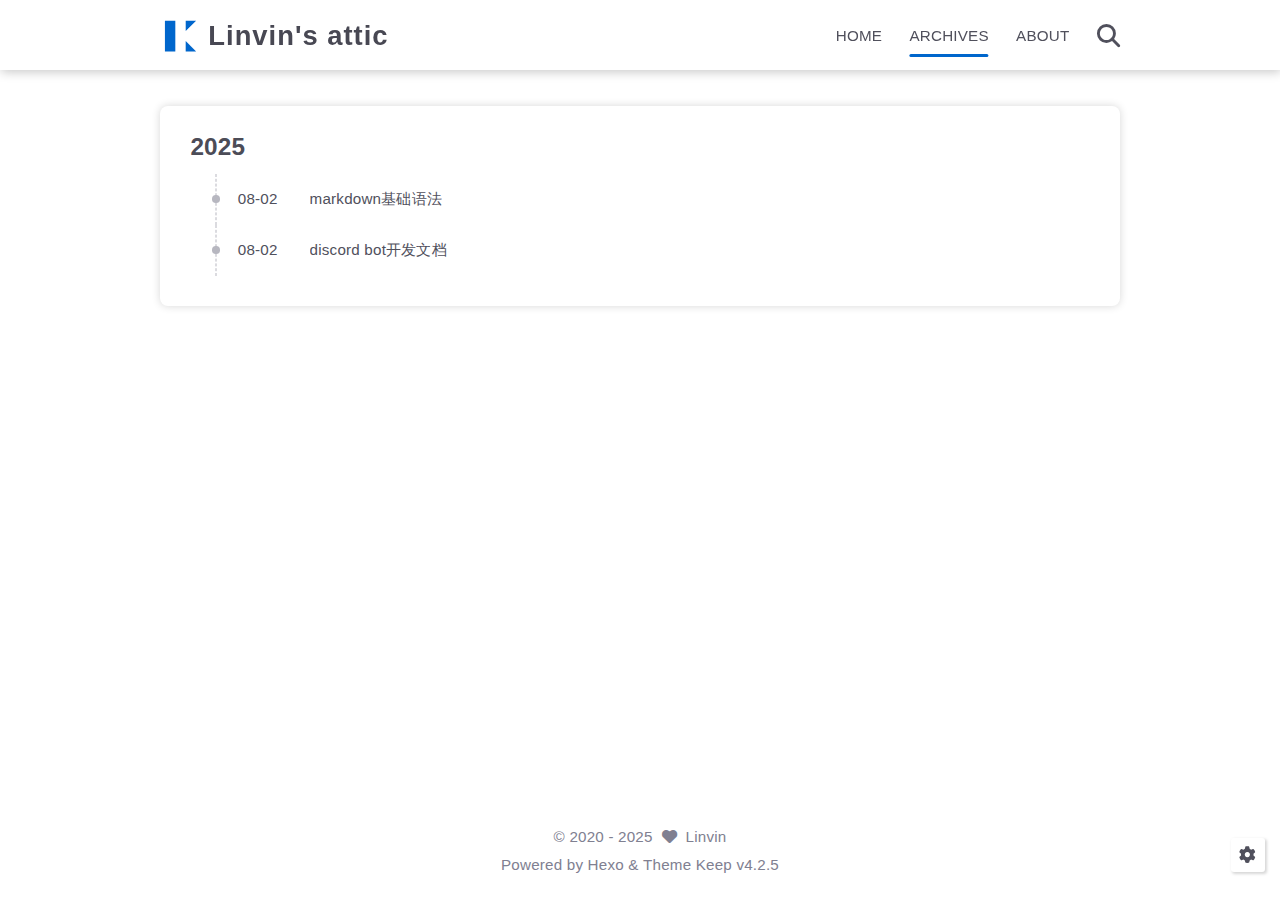
<file: archives/2025/index.html>
<!DOCTYPE html>
<html lang="en">
<head>
    <meta charset="utf-8">
    <meta name="viewport" content="width=device-width, initial-scale=1, maximum-scale=1">
    <meta name="keywords" content="Hexo Theme Keep">
    <meta name="description" content="Hexo Theme Keep">
    <meta name="author" content="Linvin">
    
    <title>
        
            Archive: 2025 |
        
        Linvin&#39;s attic
    </title>
    
<link rel="stylesheet" href="/css/style.css">

    
        <link rel="shortcut icon" href="/images/logo.svg">
    
    
<link rel="stylesheet" href="/font/css/fontawesome.min.css">

    
<link rel="stylesheet" href="/font/css/regular.min.css">

    
<link rel="stylesheet" href="/font/css/solid.min.css">

    
<link rel="stylesheet" href="/font/css/brands.min.css">

    
    <script class="keep-theme-configurations">
    const KEEP = window.KEEP || {}
    KEEP.hexo_config = {"hostname":"example.com","root":"/","language":"en","path":"search.json"}
    KEEP.theme_config = {"base_info":{"primary_color":"#0066cc","title":"Linvin's attic","author":"Linvin","avatar":"/images/Linvin_avatar.jpg","logo":"/images/logo.svg","favicon":"/images/logo.svg"},"menu":{"home":"/","archives":"/archives","about":"/about"},"first_screen":{"enable":true,"background_img":"/images/bg.svg","background_img_dark":"/images/bg.svg","description":"Laziness is a way of life","hitokoto":false},"social_contact":{"enable":true,"links":{"github":"https://github.com/Linvin-1233","weixin":null,"qq":null,"weibo":null,"zhihu":null,"twitter":null,"x":null,"facebook":null,"email":null,"bilibili":"https://space.bilibili.com/3546703521122448"}},"scroll":{"progress_bar":true,"percent":true,"hide_header":true},"home":{"announcement":null,"category":true,"tag":true,"post_datetime":"updated"},"post":{"author_badge":{"enable":true,"level_badge":false,"custom_badge":"真正的鸽子"},"word_count":{"wordcount":true,"min2read":true},"datetime_format":"YYYY-MM-DD HH:mm:ss","copyright_info":{"custom_license":"CC BY-NC-SA 4.0","custom_link":"https://creativecommons.org/licenses/by-nc-sa/4.0/deed.en"},"share":true,"reward":{"enable":false,"img_link":null,"text":null,"icon":null}},"code_block":{"tools":{"enable":true,"style":"mac"},"highlight_theme":"obsidian"},"toc":{"enable":true,"number":true,"expand_all":true,"init_open":true,"layout":"right"},"website_count":{"busuanzi_count":{"enable":true,"site_uv":true,"site_pv":true,"page_pv":true}},"local_search":{"enable":true,"preload":true},"comment":{"enable":true,"use":"gitalk","valine":{"appid":null,"appkey":null,"server_urls":null,"placeholder":null},"gitalk":{"github_id":"Linvin-1233","github_admins":["Linvin-1233"],"repository":"blog_comment","client_id":"Ov23ctcOLAlF8rAG4uds","client_secret":"6cb8174243889f57470a38120999271229eb555c","proxy":null},"twikoo":{"env_id":null,"region":null,"version":"1.6.39"},"waline":{"server_url":null,"reaction":false,"version":"3.3.2"},"giscus":{"repo":null,"repo_id":null,"category":"Announcements","category_id":null,"reactions_enabled":false},"artalk":{"server":null},"disqus":{"shortname":null}},"rss":{"enable":false},"lazyload":{"enable":false},"cdn":{"enable":false,"provider":"cdnjs"},"pjax":{"enable":false},"footer":{"since":2020,"word_count":false,"site_deploy":{"enable":false,"provider":"github","url":null},"record":{"enable":false,"list":[{"code":null,"link":null}]}},"inject":{"enable":false,"css":[null],"js":[null]},"root":"","source_data":{},"version":"4.2.5"}
    KEEP.language_ago = {"second":"%s seconds ago","minute":"%s minutes ago","hour":"%s hours ago","day":"%s days ago","week":"%s weeks ago","month":"%s months ago","year":"%s years ago"}
    KEEP.language_code_block = {"copy":"Copy code","copied":"Copied","fold":"Fold code block","folded":"Folded"}
    KEEP.language_copy_copyright = {"copy":"Copy copyright info","copied":"Copied","title":"Original post title","author":"Original post author","link":"Original post link"}
  </script>
<meta name="generator" content="Hexo 7.3.0"></head>


<body>
<div class="progress-bar-container">
    
        <span class="scroll-progress-bar"></span>
    

    
</div>



<main class="page-container border-box">
    <!-- home first screen  -->
    

    <!-- page content -->
    <div class="page-main-content border-box">
        <div class="page-main-content-top">
            
<header class="header-wrapper">

    <div class="border-box header-content">
        <div class="left flex-start border-box">
            
                <a class="logo-image border-box" href="/">
                    <img src="/images/logo.svg">
                </a>
            
            <a class="site-name border-box" href="/">
               Linvin&#39;s attic
            </a>
        </div>

        <div class="right border-box">
            <div class="pc border-box">
                <ul class="menu-list border-box">
                    
                        
                        <li class="menu-item flex-start border-box">
                            <a class="menu-text-color border-box" href="/">
                                
                                HOME
                                
                            </a>
                            
                        </li>
                    
                        
                        <li class="menu-item flex-start border-box active">
                            <a class="menu-text-color border-box" href="/archives">
                                
                                ARCHIVES
                                
                            </a>
                            
                        </li>
                    
                        
                        <li class="menu-item flex-start border-box">
                            <a class="menu-text-color border-box" href="/about">
                                
                                ABOUT
                                
                            </a>
                            
                        </li>
                    
                    
                        <li class="menu-item search search-popup-trigger">
                            <i class="menu-text-color fas search fa-search"></i>
                        </li>
                    
                </ul>
            </div>
            <div class="mobile border-box flex-start">
                
                    <div class="icon-item search search-popup-trigger"><i class="fas fa-search"></i></div>
                
                <div class="icon-item menu-bar">
                    <div class="menu-bar-middle"></div>
                </div>
            </div>
        </div>
    </div>

    <div class="header-drawer">
        <ul class="drawer-menu-list border-box">
            
                
                <li class="drawer-menu-item border-box not-sub-menu">
                    <label class="drawer-menu-label border-box">
                        <a class="drawer-menu-text-color left-side flex-start border-box" href="/">
                            
                            HOME
                        </a>
                        
                    </label>
                    
                </li>
            
                
                <li class="drawer-menu-item border-box not-sub-menu active">
                    <label class="drawer-menu-label border-box">
                        <a class="drawer-menu-text-color left-side flex-start border-box" href="/archives">
                            
                            ARCHIVES
                        </a>
                        
                    </label>
                    
                </li>
            
                
                <li class="drawer-menu-item border-box not-sub-menu">
                    <label class="drawer-menu-label border-box">
                        <a class="drawer-menu-text-color left-side flex-start border-box" href="/about">
                            
                            ABOUT
                        </a>
                        
                    </label>
                    
                </li>
            
        </ul>
    </div>

    <div class="window-mask"></div>

</header>


        </div>

        <div class="page-main-content-middle border-box">

            <div class="main-content border-box">
                

                    <div class="fade-in-down-animation">
    <div class="archives-container">
        <div class="archives-timeline border-box">
            
<div class="archive-list-container border-box">
    
        <section class="archive-item border-box">
            <div class="archive-item-header border-box">
                <span class="archive-year">2025</span>
            </div>
            <ul class="archive-item-body border-box">
                
                    <li class="post-item border-box">
                        <span class="starting-point border-box flex-center"></span>
                        <span class="post-date border-box">08-02</span>
                        <a class="post-title border-box text-ellipsis"
                           href="/2025/08/02/markdownTutorial/"
                        >markdown基础语法</a>
                    </li>
                
                    <li class="post-item border-box">
                        <span class="starting-point border-box flex-center"></span>
                        <span class="post-date border-box">08-02</span>
                        <a class="post-title border-box text-ellipsis"
                           href="/2025/08/02/discordbot/"
                        >discord bot开发文档</a>
                    </li>
                
            </ul>
        </section>
    
</div>

        </div>
    </div>
    



</div>


                
            </div>
        </div>

        <div class="page-main-content-bottom border-box">
            
<footer class="footer border-box">
    <div class="copyright-info info-item">
    &copy;&nbsp;<span>2020</span>&nbsp;-&nbsp;2025
    
            &nbsp;<i class="fas fa-heart icon-animate"></i>&nbsp;&nbsp;<a href="/">Linvin</a>
        
    </div>

    <div class="theme-info info-item">
        Powered by&nbsp;<a target="_blank" href="https://hexo.io">Hexo</a>&nbsp;&&nbsp;Theme&nbsp;<a class="keep-version" target="_blank" href="https://github.com/XPoet/hexo-theme-keep">Keep</a>
    </div>

    

    
        <div class="count-info info-item">
            

            
                <span class="count-item border-box uv">
                    <span class="item-type border-box">Unique Visitor</span>
                    <span class="item-value border-box uv" id="busuanzi_value_site_uv"></span>
                </span>
            

            
                <span class="count-item border-box pv">
                    <span class="item-type border-box">Page View</span>
                    <span class="item-value border-box pv" id="busuanzi_value_site_pv"></span>
                </span>
            
        </div>
    

    
</footer>

        </div>
    </div>

    <!-- post tools -->
    

    <!-- side tools -->
    <div class="side-tools">
        <div class="side-tools-container border-box ">
    <ul class="side-tools-list side-tools-show-handle border-box">
        <li class="tools-item tool-font-adjust-plus flex-center">
            <i class="fas fa-search-plus"></i>
        </li>

        <li class="tools-item tool-font-adjust-minus flex-center">
            <i class="fas fa-search-minus"></i>
        </li>

        <!-- toggle mode -->
        
            <li class="tools-item tool-toggle-theme-mode flex-center">
                <i class="fas fa-moon"></i>
            </li>
        

        <!-- rss -->
        

        <!-- to bottom -->
        <li class="tools-item tool-scroll-to-bottom flex-center">
            <i class="fas fa-arrow-down"></i>
        </li>
    </ul>

    <ul class="exposed-tools-list border-box">
        

        

        <li class="tools-item tool-toggle-show flex-center">
            <i class="fas fa-cog fa-spin"></i>
        </li>

        <li class="tools-item tool-scroll-to-top flex-center show-arrow">
            <i class="arrow fas fa-arrow-up"></i>
            <span class="percent"></span>
        </li>
    </ul>
</div>

    </div>

    <!-- image mask -->
    <div class="zoom-in-image-mask">
    <img class="zoom-in-image">
</div>


    <!-- local search -->
    
        <div class="search-pop-overlay">
    <div class="popup search-popup">
        <div class="search-header">
          <span class="search-input-field-pre">
            <i class="fas fa-keyboard"></i>
          </span>
            <div class="search-input-container">
                <input autocomplete="off"
                       autocorrect="off"
                       autocapitalize="off"
                       placeholder="Search..."
                       spellcheck="false"
                       type="search"
                       class="search-input"
                >
            </div>
            <span class="close-popup-btn">
                <i class="fas fa-times"></i>
            </span>
        </div>
        <div id="search-result">
            <div id="no-result">
                <i class="fas fa-spinner fa-pulse fa-5x fa-fw"></i>
            </div>
        </div>
    </div>
</div>

    

    <!-- tablet toc -->
    
</main>






<!-- common js -->

<script src="/js/utils.js"></script>

<script src="/js/header-shrink.js"></script>

<script src="/js/back2top.js"></script>

<script src="/js/toggle-theme.js"></script>

<script src="/js/code-block.js"></script>

<script src="/js/main.js"></script>

<script src="/js/libs/anime.min.js"></script>


<!-- local search -->

    
<script src="/js/local-search.js"></script>



<!-- lazyload -->


<div class="">
    <!-- home page -->
    

    <!-- post page -->
    

    <!-- categories page -->
    

    <!-- links page -->
    

    <!-- photos page -->
    

    <!-- tools page -->
    
</div>

<!-- mermaid -->


<!-- pjax -->



</body>
</html>
</file>
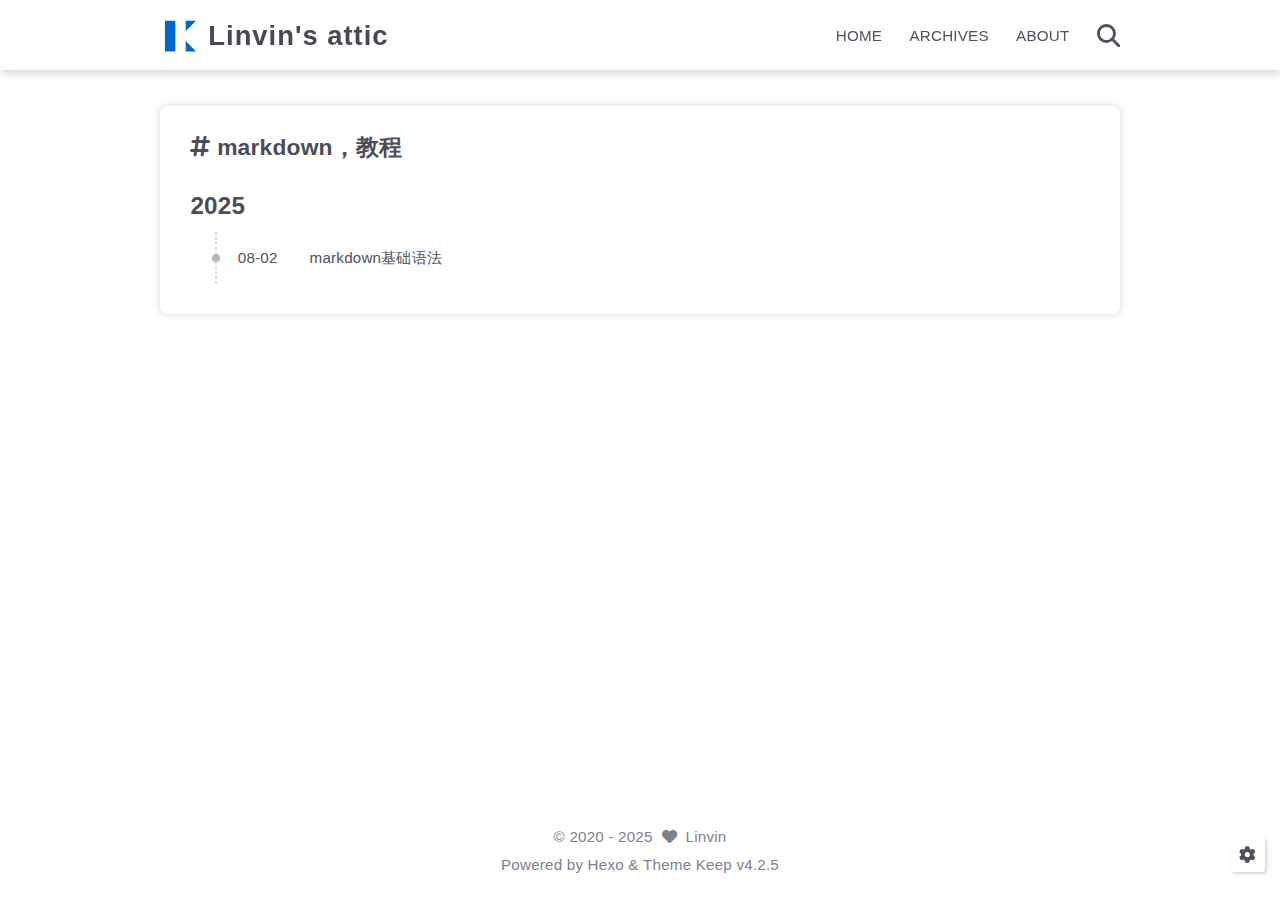
<file: tags/markdown，教程/index.html>
<!DOCTYPE html>
<html lang="en">
<head>
    <meta charset="utf-8">
    <meta name="viewport" content="width=device-width, initial-scale=1, maximum-scale=1">
    <meta name="keywords" content="Hexo Theme Keep">
    <meta name="description" content="Hexo Theme Keep">
    <meta name="author" content="Linvin">
    
    <title>
        
            Tag: markdown，教程 |
        
        Linvin&#39;s attic
    </title>
    
<link rel="stylesheet" href="/css/style.css">

    
        <link rel="shortcut icon" href="/images/logo.svg">
    
    
<link rel="stylesheet" href="/font/css/fontawesome.min.css">

    
<link rel="stylesheet" href="/font/css/regular.min.css">

    
<link rel="stylesheet" href="/font/css/solid.min.css">

    
<link rel="stylesheet" href="/font/css/brands.min.css">

    
    <script class="keep-theme-configurations">
    const KEEP = window.KEEP || {}
    KEEP.hexo_config = {"hostname":"example.com","root":"/","language":"en","path":"search.json"}
    KEEP.theme_config = {"base_info":{"primary_color":"#0066cc","title":"Linvin's attic","author":"Linvin","avatar":"/images/Linvin_avatar.jpg","logo":"/images/logo.svg","favicon":"/images/logo.svg"},"menu":{"home":"/","archives":"/archives","about":"/about"},"first_screen":{"enable":true,"background_img":"/images/bg.svg","background_img_dark":"/images/bg.svg","description":"Laziness is a way of life","hitokoto":false},"social_contact":{"enable":true,"links":{"github":"https://github.com/Linvin-1233","weixin":null,"qq":null,"weibo":null,"zhihu":null,"twitter":null,"x":null,"facebook":null,"email":null,"bilibili":"https://space.bilibili.com/3546703521122448"}},"scroll":{"progress_bar":true,"percent":true,"hide_header":true},"home":{"announcement":null,"category":true,"tag":true,"post_datetime":"updated"},"post":{"author_badge":{"enable":true,"level_badge":false,"custom_badge":"真正的鸽子"},"word_count":{"wordcount":true,"min2read":true},"datetime_format":"YYYY-MM-DD HH:mm:ss","copyright_info":{"custom_license":"CC BY-NC-SA 4.0","custom_link":"https://creativecommons.org/licenses/by-nc-sa/4.0/deed.en"},"share":true,"reward":{"enable":false,"img_link":null,"text":null,"icon":null}},"code_block":{"tools":{"enable":true,"style":"mac"},"highlight_theme":"obsidian"},"toc":{"enable":true,"number":true,"expand_all":true,"init_open":true,"layout":"right"},"website_count":{"busuanzi_count":{"enable":true,"site_uv":true,"site_pv":true,"page_pv":true}},"local_search":{"enable":true,"preload":true},"comment":{"enable":true,"use":"gitalk","valine":{"appid":null,"appkey":null,"server_urls":null,"placeholder":null},"gitalk":{"github_id":"Linvin-1233","github_admins":["Linvin-1233"],"repository":"blog_comment","client_id":"Ov23ctcOLAlF8rAG4uds","client_secret":"6cb8174243889f57470a38120999271229eb555c","proxy":null},"twikoo":{"env_id":null,"region":null,"version":"1.6.39"},"waline":{"server_url":null,"reaction":false,"version":"3.3.2"},"giscus":{"repo":null,"repo_id":null,"category":"Announcements","category_id":null,"reactions_enabled":false},"artalk":{"server":null},"disqus":{"shortname":null}},"rss":{"enable":false},"lazyload":{"enable":false},"cdn":{"enable":false,"provider":"cdnjs"},"pjax":{"enable":false},"footer":{"since":2020,"word_count":false,"site_deploy":{"enable":false,"provider":"github","url":null},"record":{"enable":false,"list":[{"code":null,"link":null}]}},"inject":{"enable":false,"css":[null],"js":[null]},"root":"","source_data":{},"version":"4.2.5"}
    KEEP.language_ago = {"second":"%s seconds ago","minute":"%s minutes ago","hour":"%s hours ago","day":"%s days ago","week":"%s weeks ago","month":"%s months ago","year":"%s years ago"}
    KEEP.language_code_block = {"copy":"Copy code","copied":"Copied","fold":"Fold code block","folded":"Folded"}
    KEEP.language_copy_copyright = {"copy":"Copy copyright info","copied":"Copied","title":"Original post title","author":"Original post author","link":"Original post link"}
  </script>
<meta name="generator" content="Hexo 7.3.0"></head>


<body>
<div class="progress-bar-container">
    
        <span class="scroll-progress-bar"></span>
    

    
</div>



<main class="page-container border-box">
    <!-- home first screen  -->
    

    <!-- page content -->
    <div class="page-main-content border-box">
        <div class="page-main-content-top">
            
<header class="header-wrapper">

    <div class="border-box header-content">
        <div class="left flex-start border-box">
            
                <a class="logo-image border-box" href="/">
                    <img src="/images/logo.svg">
                </a>
            
            <a class="site-name border-box" href="/">
               Linvin&#39;s attic
            </a>
        </div>

        <div class="right border-box">
            <div class="pc border-box">
                <ul class="menu-list border-box">
                    
                        
                        <li class="menu-item flex-start border-box">
                            <a class="menu-text-color border-box" href="/">
                                
                                HOME
                                
                            </a>
                            
                        </li>
                    
                        
                        <li class="menu-item flex-start border-box">
                            <a class="menu-text-color border-box" href="/archives">
                                
                                ARCHIVES
                                
                            </a>
                            
                        </li>
                    
                        
                        <li class="menu-item flex-start border-box">
                            <a class="menu-text-color border-box" href="/about">
                                
                                ABOUT
                                
                            </a>
                            
                        </li>
                    
                    
                        <li class="menu-item search search-popup-trigger">
                            <i class="menu-text-color fas search fa-search"></i>
                        </li>
                    
                </ul>
            </div>
            <div class="mobile border-box flex-start">
                
                    <div class="icon-item search search-popup-trigger"><i class="fas fa-search"></i></div>
                
                <div class="icon-item menu-bar">
                    <div class="menu-bar-middle"></div>
                </div>
            </div>
        </div>
    </div>

    <div class="header-drawer">
        <ul class="drawer-menu-list border-box">
            
                
                <li class="drawer-menu-item border-box not-sub-menu">
                    <label class="drawer-menu-label border-box">
                        <a class="drawer-menu-text-color left-side flex-start border-box" href="/">
                            
                            HOME
                        </a>
                        
                    </label>
                    
                </li>
            
                
                <li class="drawer-menu-item border-box not-sub-menu">
                    <label class="drawer-menu-label border-box">
                        <a class="drawer-menu-text-color left-side flex-start border-box" href="/archives">
                            
                            ARCHIVES
                        </a>
                        
                    </label>
                    
                </li>
            
                
                <li class="drawer-menu-item border-box not-sub-menu">
                    <label class="drawer-menu-label border-box">
                        <a class="drawer-menu-text-color left-side flex-start border-box" href="/about">
                            
                            ABOUT
                        </a>
                        
                    </label>
                    
                </li>
            
        </ul>
    </div>

    <div class="window-mask"></div>

</header>


        </div>

        <div class="page-main-content-middle border-box">

            <div class="main-content border-box">
                

                    <div class="fade-in-down-animation">
    <div class="tag-archive-container border-box">
        <div class="tag-name"><i class="fas fa-hashtag"></i>&nbsp;markdown，教程
        </div>
        <div class="tag-post-list">
            
<div class="archive-list-container border-box">
    
        <section class="archive-item border-box">
            <div class="archive-item-header border-box">
                <span class="archive-year">2025</span>
            </div>
            <ul class="archive-item-body border-box">
                
                    <li class="post-item border-box">
                        <span class="starting-point border-box flex-center"></span>
                        <span class="post-date border-box">08-02</span>
                        <a class="post-title border-box text-ellipsis"
                           href="/2025/08/02/markdownTutorial/"
                        >markdown基础语法</a>
                    </li>
                
            </ul>
        </section>
    
</div>

        </div>
    </div>
    



</div>


                
            </div>
        </div>

        <div class="page-main-content-bottom border-box">
            
<footer class="footer border-box">
    <div class="copyright-info info-item">
    &copy;&nbsp;<span>2020</span>&nbsp;-&nbsp;2025
    
            &nbsp;<i class="fas fa-heart icon-animate"></i>&nbsp;&nbsp;<a href="/">Linvin</a>
        
    </div>

    <div class="theme-info info-item">
        Powered by&nbsp;<a target="_blank" href="https://hexo.io">Hexo</a>&nbsp;&&nbsp;Theme&nbsp;<a class="keep-version" target="_blank" href="https://github.com/XPoet/hexo-theme-keep">Keep</a>
    </div>

    

    
        <div class="count-info info-item">
            

            
                <span class="count-item border-box uv">
                    <span class="item-type border-box">Unique Visitor</span>
                    <span class="item-value border-box uv" id="busuanzi_value_site_uv"></span>
                </span>
            

            
                <span class="count-item border-box pv">
                    <span class="item-type border-box">Page View</span>
                    <span class="item-value border-box pv" id="busuanzi_value_site_pv"></span>
                </span>
            
        </div>
    

    
</footer>

        </div>
    </div>

    <!-- post tools -->
    

    <!-- side tools -->
    <div class="side-tools">
        <div class="side-tools-container border-box ">
    <ul class="side-tools-list side-tools-show-handle border-box">
        <li class="tools-item tool-font-adjust-plus flex-center">
            <i class="fas fa-search-plus"></i>
        </li>

        <li class="tools-item tool-font-adjust-minus flex-center">
            <i class="fas fa-search-minus"></i>
        </li>

        <!-- toggle mode -->
        
            <li class="tools-item tool-toggle-theme-mode flex-center">
                <i class="fas fa-moon"></i>
            </li>
        

        <!-- rss -->
        

        <!-- to bottom -->
        <li class="tools-item tool-scroll-to-bottom flex-center">
            <i class="fas fa-arrow-down"></i>
        </li>
    </ul>

    <ul class="exposed-tools-list border-box">
        

        

        <li class="tools-item tool-toggle-show flex-center">
            <i class="fas fa-cog fa-spin"></i>
        </li>

        <li class="tools-item tool-scroll-to-top flex-center show-arrow">
            <i class="arrow fas fa-arrow-up"></i>
            <span class="percent"></span>
        </li>
    </ul>
</div>

    </div>

    <!-- image mask -->
    <div class="zoom-in-image-mask">
    <img class="zoom-in-image">
</div>


    <!-- local search -->
    
        <div class="search-pop-overlay">
    <div class="popup search-popup">
        <div class="search-header">
          <span class="search-input-field-pre">
            <i class="fas fa-keyboard"></i>
          </span>
            <div class="search-input-container">
                <input autocomplete="off"
                       autocorrect="off"
                       autocapitalize="off"
                       placeholder="Search..."
                       spellcheck="false"
                       type="search"
                       class="search-input"
                >
            </div>
            <span class="close-popup-btn">
                <i class="fas fa-times"></i>
            </span>
        </div>
        <div id="search-result">
            <div id="no-result">
                <i class="fas fa-spinner fa-pulse fa-5x fa-fw"></i>
            </div>
        </div>
    </div>
</div>

    

    <!-- tablet toc -->
    
</main>






<!-- common js -->

<script src="/js/utils.js"></script>

<script src="/js/header-shrink.js"></script>

<script src="/js/back2top.js"></script>

<script src="/js/toggle-theme.js"></script>

<script src="/js/code-block.js"></script>

<script src="/js/main.js"></script>

<script src="/js/libs/anime.min.js"></script>


<!-- local search -->

    
<script src="/js/local-search.js"></script>



<!-- lazyload -->


<div class="">
    <!-- home page -->
    

    <!-- post page -->
    

    <!-- categories page -->
    

    <!-- links page -->
    

    <!-- photos page -->
    

    <!-- tools page -->
    
</div>

<!-- mermaid -->


<!-- pjax -->



</body>
</html>
</file>
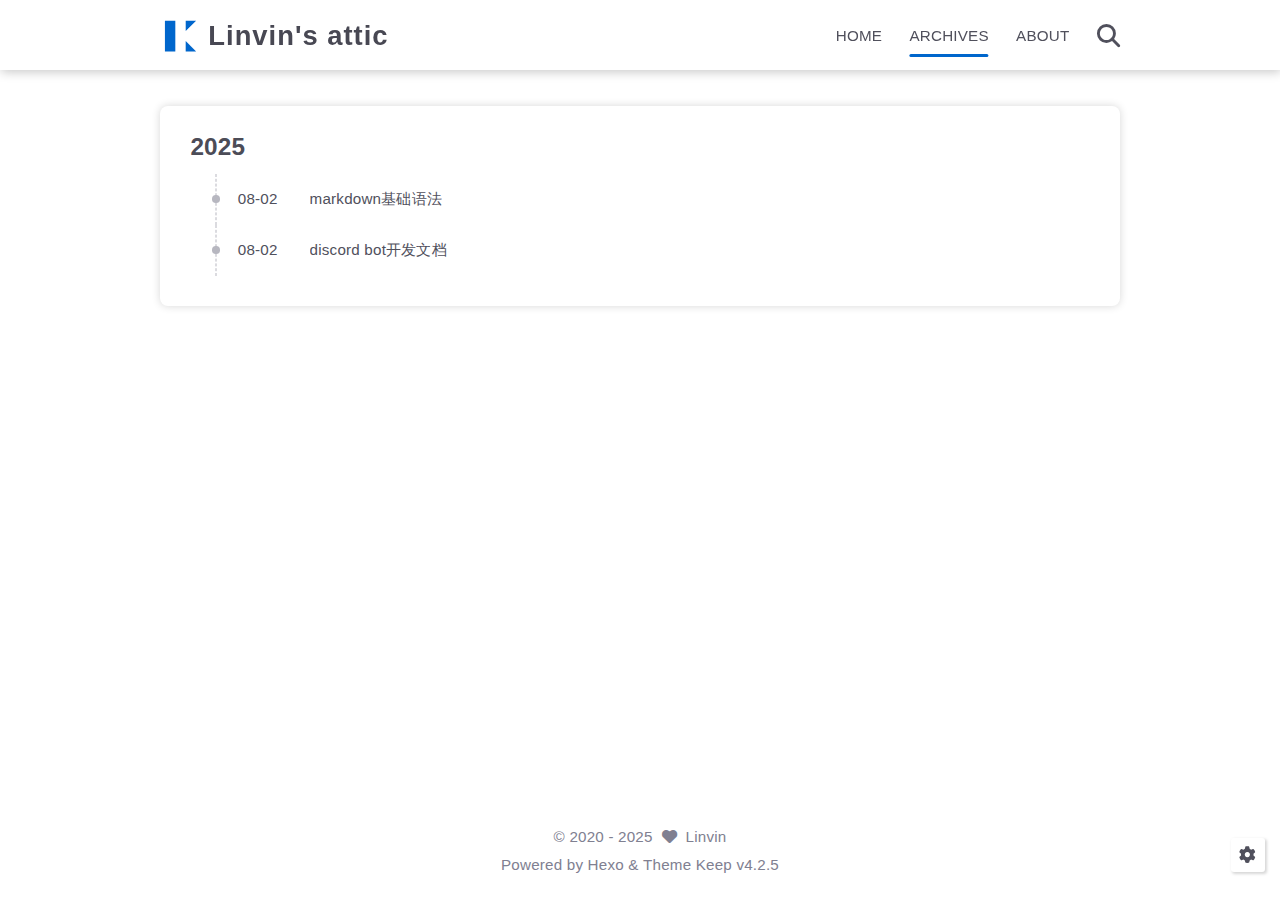
<file: archives/2025/08/index.html>
<!DOCTYPE html>
<html lang="en">
<head>
    <meta charset="utf-8">
    <meta name="viewport" content="width=device-width, initial-scale=1, maximum-scale=1">
    <meta name="keywords" content="Hexo Theme Keep">
    <meta name="description" content="Hexo Theme Keep">
    <meta name="author" content="Linvin">
    
    <title>
        
            Archive: 2025/8 |
        
        Linvin&#39;s attic
    </title>
    
<link rel="stylesheet" href="/css/style.css">

    
        <link rel="shortcut icon" href="/images/logo.svg">
    
    
<link rel="stylesheet" href="/font/css/fontawesome.min.css">

    
<link rel="stylesheet" href="/font/css/regular.min.css">

    
<link rel="stylesheet" href="/font/css/solid.min.css">

    
<link rel="stylesheet" href="/font/css/brands.min.css">

    
    <script class="keep-theme-configurations">
    const KEEP = window.KEEP || {}
    KEEP.hexo_config = {"hostname":"example.com","root":"/","language":"en","path":"search.json"}
    KEEP.theme_config = {"base_info":{"primary_color":"#0066cc","title":"Linvin's attic","author":"Linvin","avatar":"/images/Linvin_avatar.jpg","logo":"/images/logo.svg","favicon":"/images/logo.svg"},"menu":{"home":"/","archives":"/archives","about":"/about"},"first_screen":{"enable":true,"background_img":"/images/bg.svg","background_img_dark":"/images/bg.svg","description":"Laziness is a way of life","hitokoto":false},"social_contact":{"enable":true,"links":{"github":"https://github.com/Linvin-1233","weixin":null,"qq":null,"weibo":null,"zhihu":null,"twitter":null,"x":null,"facebook":null,"email":null,"bilibili":"https://space.bilibili.com/3546703521122448"}},"scroll":{"progress_bar":true,"percent":true,"hide_header":true},"home":{"announcement":null,"category":true,"tag":true,"post_datetime":"updated"},"post":{"author_badge":{"enable":true,"level_badge":false,"custom_badge":"真正的鸽子"},"word_count":{"wordcount":true,"min2read":true},"datetime_format":"YYYY-MM-DD HH:mm:ss","copyright_info":{"custom_license":"CC BY-NC-SA 4.0","custom_link":"https://creativecommons.org/licenses/by-nc-sa/4.0/deed.en"},"share":true,"reward":{"enable":false,"img_link":null,"text":null,"icon":null}},"code_block":{"tools":{"enable":true,"style":"mac"},"highlight_theme":"obsidian"},"toc":{"enable":true,"number":true,"expand_all":true,"init_open":true,"layout":"right"},"website_count":{"busuanzi_count":{"enable":true,"site_uv":true,"site_pv":true,"page_pv":true}},"local_search":{"enable":true,"preload":true},"comment":{"enable":true,"use":"gitalk","valine":{"appid":null,"appkey":null,"server_urls":null,"placeholder":null},"gitalk":{"github_id":"Linvin-1233","github_admins":["Linvin-1233"],"repository":"blog_comment","client_id":"Ov23ctcOLAlF8rAG4uds","client_secret":"6cb8174243889f57470a38120999271229eb555c","proxy":null},"twikoo":{"env_id":null,"region":null,"version":"1.6.39"},"waline":{"server_url":null,"reaction":false,"version":"3.3.2"},"giscus":{"repo":null,"repo_id":null,"category":"Announcements","category_id":null,"reactions_enabled":false},"artalk":{"server":null},"disqus":{"shortname":null}},"rss":{"enable":false},"lazyload":{"enable":false},"cdn":{"enable":false,"provider":"cdnjs"},"pjax":{"enable":false},"footer":{"since":2020,"word_count":false,"site_deploy":{"enable":false,"provider":"github","url":null},"record":{"enable":false,"list":[{"code":null,"link":null}]}},"inject":{"enable":false,"css":[null],"js":[null]},"root":"","source_data":{},"version":"4.2.5"}
    KEEP.language_ago = {"second":"%s seconds ago","minute":"%s minutes ago","hour":"%s hours ago","day":"%s days ago","week":"%s weeks ago","month":"%s months ago","year":"%s years ago"}
    KEEP.language_code_block = {"copy":"Copy code","copied":"Copied","fold":"Fold code block","folded":"Folded"}
    KEEP.language_copy_copyright = {"copy":"Copy copyright info","copied":"Copied","title":"Original post title","author":"Original post author","link":"Original post link"}
  </script>
<meta name="generator" content="Hexo 7.3.0"></head>


<body>
<div class="progress-bar-container">
    
        <span class="scroll-progress-bar"></span>
    

    
</div>



<main class="page-container border-box">
    <!-- home first screen  -->
    

    <!-- page content -->
    <div class="page-main-content border-box">
        <div class="page-main-content-top">
            
<header class="header-wrapper">

    <div class="border-box header-content">
        <div class="left flex-start border-box">
            
                <a class="logo-image border-box" href="/">
                    <img src="/images/logo.svg">
                </a>
            
            <a class="site-name border-box" href="/">
               Linvin&#39;s attic
            </a>
        </div>

        <div class="right border-box">
            <div class="pc border-box">
                <ul class="menu-list border-box">
                    
                        
                        <li class="menu-item flex-start border-box">
                            <a class="menu-text-color border-box" href="/">
                                
                                HOME
                                
                            </a>
                            
                        </li>
                    
                        
                        <li class="menu-item flex-start border-box active">
                            <a class="menu-text-color border-box" href="/archives">
                                
                                ARCHIVES
                                
                            </a>
                            
                        </li>
                    
                        
                        <li class="menu-item flex-start border-box">
                            <a class="menu-text-color border-box" href="/about">
                                
                                ABOUT
                                
                            </a>
                            
                        </li>
                    
                    
                        <li class="menu-item search search-popup-trigger">
                            <i class="menu-text-color fas search fa-search"></i>
                        </li>
                    
                </ul>
            </div>
            <div class="mobile border-box flex-start">
                
                    <div class="icon-item search search-popup-trigger"><i class="fas fa-search"></i></div>
                
                <div class="icon-item menu-bar">
                    <div class="menu-bar-middle"></div>
                </div>
            </div>
        </div>
    </div>

    <div class="header-drawer">
        <ul class="drawer-menu-list border-box">
            
                
                <li class="drawer-menu-item border-box not-sub-menu">
                    <label class="drawer-menu-label border-box">
                        <a class="drawer-menu-text-color left-side flex-start border-box" href="/">
                            
                            HOME
                        </a>
                        
                    </label>
                    
                </li>
            
                
                <li class="drawer-menu-item border-box not-sub-menu active">
                    <label class="drawer-menu-label border-box">
                        <a class="drawer-menu-text-color left-side flex-start border-box" href="/archives">
                            
                            ARCHIVES
                        </a>
                        
                    </label>
                    
                </li>
            
                
                <li class="drawer-menu-item border-box not-sub-menu">
                    <label class="drawer-menu-label border-box">
                        <a class="drawer-menu-text-color left-side flex-start border-box" href="/about">
                            
                            ABOUT
                        </a>
                        
                    </label>
                    
                </li>
            
        </ul>
    </div>

    <div class="window-mask"></div>

</header>


        </div>

        <div class="page-main-content-middle border-box">

            <div class="main-content border-box">
                

                    <div class="fade-in-down-animation">
    <div class="archives-container">
        <div class="archives-timeline border-box">
            
<div class="archive-list-container border-box">
    
        <section class="archive-item border-box">
            <div class="archive-item-header border-box">
                <span class="archive-year">2025</span>
            </div>
            <ul class="archive-item-body border-box">
                
                    <li class="post-item border-box">
                        <span class="starting-point border-box flex-center"></span>
                        <span class="post-date border-box">08-02</span>
                        <a class="post-title border-box text-ellipsis"
                           href="/2025/08/02/markdownTutorial/"
                        >markdown基础语法</a>
                    </li>
                
                    <li class="post-item border-box">
                        <span class="starting-point border-box flex-center"></span>
                        <span class="post-date border-box">08-02</span>
                        <a class="post-title border-box text-ellipsis"
                           href="/2025/08/02/discordbot/"
                        >discord bot开发文档</a>
                    </li>
                
            </ul>
        </section>
    
</div>

        </div>
    </div>
    



</div>


                
            </div>
        </div>

        <div class="page-main-content-bottom border-box">
            
<footer class="footer border-box">
    <div class="copyright-info info-item">
    &copy;&nbsp;<span>2020</span>&nbsp;-&nbsp;2025
    
            &nbsp;<i class="fas fa-heart icon-animate"></i>&nbsp;&nbsp;<a href="/">Linvin</a>
        
    </div>

    <div class="theme-info info-item">
        Powered by&nbsp;<a target="_blank" href="https://hexo.io">Hexo</a>&nbsp;&&nbsp;Theme&nbsp;<a class="keep-version" target="_blank" href="https://github.com/XPoet/hexo-theme-keep">Keep</a>
    </div>

    

    
        <div class="count-info info-item">
            

            
                <span class="count-item border-box uv">
                    <span class="item-type border-box">Unique Visitor</span>
                    <span class="item-value border-box uv" id="busuanzi_value_site_uv"></span>
                </span>
            

            
                <span class="count-item border-box pv">
                    <span class="item-type border-box">Page View</span>
                    <span class="item-value border-box pv" id="busuanzi_value_site_pv"></span>
                </span>
            
        </div>
    

    
</footer>

        </div>
    </div>

    <!-- post tools -->
    

    <!-- side tools -->
    <div class="side-tools">
        <div class="side-tools-container border-box ">
    <ul class="side-tools-list side-tools-show-handle border-box">
        <li class="tools-item tool-font-adjust-plus flex-center">
            <i class="fas fa-search-plus"></i>
        </li>

        <li class="tools-item tool-font-adjust-minus flex-center">
            <i class="fas fa-search-minus"></i>
        </li>

        <!-- toggle mode -->
        
            <li class="tools-item tool-toggle-theme-mode flex-center">
                <i class="fas fa-moon"></i>
            </li>
        

        <!-- rss -->
        

        <!-- to bottom -->
        <li class="tools-item tool-scroll-to-bottom flex-center">
            <i class="fas fa-arrow-down"></i>
        </li>
    </ul>

    <ul class="exposed-tools-list border-box">
        

        

        <li class="tools-item tool-toggle-show flex-center">
            <i class="fas fa-cog fa-spin"></i>
        </li>

        <li class="tools-item tool-scroll-to-top flex-center show-arrow">
            <i class="arrow fas fa-arrow-up"></i>
            <span class="percent"></span>
        </li>
    </ul>
</div>

    </div>

    <!-- image mask -->
    <div class="zoom-in-image-mask">
    <img class="zoom-in-image">
</div>


    <!-- local search -->
    
        <div class="search-pop-overlay">
    <div class="popup search-popup">
        <div class="search-header">
          <span class="search-input-field-pre">
            <i class="fas fa-keyboard"></i>
          </span>
            <div class="search-input-container">
                <input autocomplete="off"
                       autocorrect="off"
                       autocapitalize="off"
                       placeholder="Search..."
                       spellcheck="false"
                       type="search"
                       class="search-input"
                >
            </div>
            <span class="close-popup-btn">
                <i class="fas fa-times"></i>
            </span>
        </div>
        <div id="search-result">
            <div id="no-result">
                <i class="fas fa-spinner fa-pulse fa-5x fa-fw"></i>
            </div>
        </div>
    </div>
</div>

    

    <!-- tablet toc -->
    
</main>






<!-- common js -->

<script src="/js/utils.js"></script>

<script src="/js/header-shrink.js"></script>

<script src="/js/back2top.js"></script>

<script src="/js/toggle-theme.js"></script>

<script src="/js/code-block.js"></script>

<script src="/js/main.js"></script>

<script src="/js/libs/anime.min.js"></script>


<!-- local search -->

    
<script src="/js/local-search.js"></script>



<!-- lazyload -->


<div class="">
    <!-- home page -->
    

    <!-- post page -->
    

    <!-- categories page -->
    

    <!-- links page -->
    

    <!-- photos page -->
    

    <!-- tools page -->
    
</div>

<!-- mermaid -->


<!-- pjax -->



</body>
</html>
</file>
<file: css/style.css>
:root {
  --base-font-size: 15.2px;
  --base-line-height: 22px;
  --base-font-weight: 400;
  --base-font-family: Optima-Regular, Optima, PingFang SC, Microsoft YaHei, sans-serif;
  --page-content-width: 80%;
  --page-content-width-tablet: 88%;
  --page-content-width-mobile: 90%;
  --page-content-max-width: 960px;
  --page-content-max-width-2: calc(var(--page-content-max-width) * 1.2);
  --component-gap: 36px;
  --box-border-radius: 8px;
  --header-height: 70px;
  --header-shrink-height: calc(var(--header-height) * 0.72);
  --header-backdrop-filter-blur: 4px;
  --header-scroll-progress-bar-height: 2px;
  --header-title-font-family: var(--base-font-family);
  --header-title-font-size: 1.8rem;
  --header-menu-icon: inline-flex;
  --first-screen-display: block;
  --first-screen-font-family: var(--base-font-family);
  --first-screen-font-size: 2rem;
  --first-screen-font-color-light: #50505c;
  --first-screen-font-color-dark: #adbac5;
  --first-screen-font-offset: 0;
  --first-screen-icon-size: 1.8rem;
  --first-screen-icon-color-light: #50505c;
  --first-screen-icon-color-dark: #adbac5;
  --first-screen-header-font-color-light: #50505c;
  --first-screen-header-font-color-dark: #adbac5;
  --home-post-hover-scale: 1;
  --post-title-align: left;
  --post-author-avatar: block;
  --post-author-name: flex;
  --post-create-datetime: flex;
  --post-update-datetime: flex;
  --post-img-align: 0 auto 0 0;
}
.fade-in-down-animation {
  animation-name: fade-in-down;
  animation-duration: 1s;
  animation-fill-mode: both;
}
.title-hover-animation {
  position: relative;
  display: inline-block;
  color: var(--text-color-2);
  line-height: 1.3;
  vertical-align: top;
  border-bottom: none;
}
.title-hover-animation::before {
  position: absolute;
  bottom: -4px;
  left: 0;
  width: 100%;
  height: 2px;
  background-color: var(--text-color-2);
  transform: scaleX(0);
  visibility: hidden;
  content: "";
  transition-delay: 0s, 0s, 0s, 0s, 0s, 0s;
  transition-timing-function: ease, ease, ease, ease, ease-in-out, ease-in-out;
  transition-duration: 0.2s, 0.2s, 0.2s, 0.2s, 0.2s, 0.2s;
  transition-property: color, background, box-shadow, border-color, visibility, transform;
}
.title-hover-animation:hover::before {
  transform: scaleX(1);
  visibility: visible;
}
@-moz-keyframes fade-in-down {
  0% {
    transform: translateY(-50px);
    opacity: 0;
  }
  100% {
    transform: translateY(0);
    opacity: 1;
  }
}
@-webkit-keyframes fade-in-down {
  0% {
    transform: translateY(-50px);
    opacity: 0;
  }
  100% {
    transform: translateY(0);
    opacity: 1;
  }
}
@-o-keyframes fade-in-down {
  0% {
    transform: translateY(-50px);
    opacity: 0;
  }
  100% {
    transform: translateY(0);
    opacity: 1;
  }
}
@keyframes fade-in-down {
  0% {
    transform: translateY(-50px);
    opacity: 0;
  }
  100% {
    transform: translateY(0);
    opacity: 1;
  }
}
@-moz-keyframes heartbeat-animate {
  0%, 100% {
    transform: scale(1);
  }
  10%, 30% {
    transform: scale(0.88);
  }
  20%, 40%, 60%, 80% {
    transform: scale(1.08);
  }
  50%, 70% {
    transform: scale(1.08);
  }
}
@-webkit-keyframes heartbeat-animate {
  0%, 100% {
    transform: scale(1);
  }
  10%, 30% {
    transform: scale(0.88);
  }
  20%, 40%, 60%, 80% {
    transform: scale(1.08);
  }
  50%, 70% {
    transform: scale(1.08);
  }
}
@-o-keyframes heartbeat-animate {
  0%, 100% {
    transform: scale(1);
  }
  10%, 30% {
    transform: scale(0.88);
  }
  20%, 40%, 60%, 80% {
    transform: scale(1.08);
  }
  50%, 70% {
    transform: scale(1.08);
  }
}
@keyframes heartbeat-animate {
  0%, 100% {
    transform: scale(1);
  }
  10%, 30% {
    transform: scale(0.88);
  }
  20%, 40%, 60%, 80% {
    transform: scale(1.08);
  }
  50%, 70% {
    transform: scale(1.08);
  }
}
@-moz-keyframes img-loading-animation {
  to {
    transform: rotate(1turn);
  }
}
@-webkit-keyframes img-loading-animation {
  to {
    transform: rotate(1turn);
  }
}
@-o-keyframes img-loading-animation {
  to {
    transform: rotate(1turn);
  }
}
@keyframes img-loading-animation {
  to {
    transform: rotate(1turn);
  }
}
@-moz-keyframes blink-caret {
  from, to {
    opacity: 0;
  }
  50% {
    opacity: 1;
  }
}
@-webkit-keyframes blink-caret {
  from, to {
    opacity: 0;
  }
  50% {
    opacity: 1;
  }
}
@-o-keyframes blink-caret {
  from, to {
    opacity: 0;
  }
  50% {
    opacity: 1;
  }
}
@keyframes blink-caret {
  from, to {
    opacity: 0;
  }
  50% {
    opacity: 1;
  }
}
@-moz-keyframes shake {
  0% {
    transform: rotate(-5deg);
  }
  25% {
    transform: rotate(5deg);
  }
  50% {
    transform: rotate(-5deg);
  }
  75% {
    transform: rotate(5deg);
  }
  100% {
    transform: rotate(-5deg);
  }
}
@-webkit-keyframes shake {
  0% {
    transform: rotate(-5deg);
  }
  25% {
    transform: rotate(5deg);
  }
  50% {
    transform: rotate(-5deg);
  }
  75% {
    transform: rotate(5deg);
  }
  100% {
    transform: rotate(-5deg);
  }
}
@-o-keyframes shake {
  0% {
    transform: rotate(-5deg);
  }
  25% {
    transform: rotate(5deg);
  }
  50% {
    transform: rotate(-5deg);
  }
  75% {
    transform: rotate(5deg);
  }
  100% {
    transform: rotate(-5deg);
  }
}
@keyframes shake {
  0% {
    transform: rotate(-5deg);
  }
  25% {
    transform: rotate(5deg);
  }
  50% {
    transform: rotate(-5deg);
  }
  75% {
    transform: rotate(5deg);
  }
  100% {
    transform: rotate(-5deg);
  }
}
:root {
  --primary-color: #06c;
  --primary-color-light-1: #0075eb;
  --primary-color-light-2: #0a85ff;
  --primary-color-dark-1: #005cb8;
  --primary-color-dark-2: #0052a3;
  --background-color-1: #fff;
  --background-color-1-transparent: rgba(255,255,255,0.6);
  --background-color-2: #f7f7f7;
  --background-color-3: #f0f0f0;
  --content-background-color: #fff;
  --text-color-1: #484853;
  --text-color-2: #4c4c57;
  --text-color-3: #50505c;
  --text-color-4: #808091;
  --text-color-5: #b7b7c0;
  --text-color-6: #ededef;
  --toc-text-color: #6f6f80;
  --badge-color: #f0f0f0;
  --badge-background-color: #9393a1;
  --border-color: #b3b3b3;
  --selection-color: #0075eb;
  --shadow-color: rgba(0,0,0,0.16);
  --shadow-hover-color: rgba(0,0,0,0.22);
  --scrollbar-color: #686877;
  --scrollbar-background-color: #e6e6e6;
  --toc-scrollbar-color: rgba(80,80,92,0.1);
  --copyright-icon-bg-color: rgba(80,80,92,0.12);
  --avatar-background-color: #005cb8;
  --header-transparent-background-1: rgba(255,255,255,0.28);
  --header-transparent-background-2: rgba(255,255,255,0.4);
  --pjax-progress-bar-color: linear-gradient(45deg, #f10006, #ef5b00, #e59c01, #19ca05, #00cab5, #0264c8, #c303c3);
  --post-h-bottom-border-color: rgba(80,80,92,0.15);
  --keep-info-color: rgba(117,117,122,0.8);
  --keep-info-background-color: rgba(117,117,122,0.1);
  --keep-info-border-color: rgba(117,117,122,0.6);
  --keep-primary-color: #0458ab;
  --keep-primary-background-color: rgba(4,88,171,0.1);
  --keep-primary-border-color: rgba(4,88,171,0.6);
  --keep-warning-color: #b78d0f;
  --keep-warning-background-color: rgba(183,141,15,0.1);
  --keep-warning-border-color: rgba(183,141,15,0.6);
  --keep-success-color: #10b981;
  --keep-success-background-color: rgba(16,185,129,0.1);
  --keep-success-border-color: rgba(16,185,129,0.6);
  --keep-danger-color: #f43f5e;
  --keep-danger-background-color: rgba(244,63,94,0.1);
  --keep-danger-border-color: rgba(244,63,94,0.6);
}
@media (prefers-color-scheme: light) {
  :root {
    --primary-color: #06c;
    --primary-color-light-1: #0075eb;
    --primary-color-light-2: #0a85ff;
    --primary-color-dark-1: #005cb8;
    --primary-color-dark-2: #0052a3;
    --background-color-1: #fff;
    --background-color-1-transparent: rgba(255,255,255,0.6);
    --background-color-2: #f7f7f7;
    --background-color-3: #f0f0f0;
    --content-background-color: #fff;
    --text-color-1: #484853;
    --text-color-2: #4c4c57;
    --text-color-3: #50505c;
    --text-color-4: #808091;
    --text-color-5: #b7b7c0;
    --text-color-6: #ededef;
    --toc-text-color: #6f6f80;
    --badge-color: #f0f0f0;
    --badge-background-color: #9393a1;
    --border-color: #b3b3b3;
    --selection-color: #0075eb;
    --shadow-color: rgba(0,0,0,0.16);
    --shadow-hover-color: rgba(0,0,0,0.22);
    --scrollbar-color: #686877;
    --scrollbar-background-color: #e6e6e6;
    --toc-scrollbar-color: rgba(80,80,92,0.1);
    --copyright-icon-bg-color: rgba(80,80,92,0.12);
    --avatar-background-color: #005cb8;
    --header-transparent-background-1: rgba(255,255,255,0.28);
    --header-transparent-background-2: rgba(255,255,255,0.4);
    --pjax-progress-bar-color: linear-gradient(45deg, #f10006, #ef5b00, #e59c01, #19ca05, #00cab5, #0264c8, #c303c3);
    --post-h-bottom-border-color: rgba(80,80,92,0.15);
    --keep-info-color: rgba(117,117,122,0.8);
    --keep-info-background-color: rgba(117,117,122,0.1);
    --keep-info-border-color: rgba(117,117,122,0.6);
    --keep-primary-color: #0458ab;
    --keep-primary-background-color: rgba(4,88,171,0.1);
    --keep-primary-border-color: rgba(4,88,171,0.6);
    --keep-warning-color: #b78d0f;
    --keep-warning-background-color: rgba(183,141,15,0.1);
    --keep-warning-border-color: rgba(183,141,15,0.6);
    --keep-success-color: #10b981;
    --keep-success-background-color: rgba(16,185,129,0.1);
    --keep-success-border-color: rgba(16,185,129,0.6);
    --keep-danger-color: #f43f5e;
    --keep-danger-background-color: rgba(244,63,94,0.1);
    --keep-danger-border-color: rgba(244,63,94,0.6);
  }
}
@media (prefers-color-scheme: dark) {
  :root {
    --primary-color: #06c;
    --primary-color-light-1: #0075eb;
    --primary-color-light-2: #0a85ff;
    --primary-color-dark-1: #005cb8;
    --primary-color-dark-2: #0052a3;
    --background-color-1: #22272e;
    --background-color-1-transparent: rgba(34,39,46,0.6);
    --background-color-2: #292f38;
    --background-color-3: #313842;
    --content-background-color: #21262d;
    --text-color-1: #b7c2cc;
    --text-color-2: #b2bec8;
    --text-color-3: #adbac5;
    --text-color-4: #6c8397;
    --text-color-5: #4d5e6c;
    --text-color-6: #2e3841;
    --toc-text-color: #8296a6;
    --badge-color: #343c47;
    --badge-background-color: #ced6dc;
    --border-color: #596678;
    --selection-color: #005ebc;
    --shadow-color: rgba(120,120,120,0.18);
    --shadow-hover-color: rgba(120,120,120,0.24);
    --scrollbar-color: #505b6c;
    --scrollbar-background-color: #1d2127;
    --toc-scrollbar-color: rgba(173,186,197,0.1);
    --copyright-icon-bg-color: rgba(173,186,197,0.12);
    --avatar-background-color: #004a93;
    --header-transparent-background-1: rgba(34,39,46,0.28);
    --header-transparent-background-2: rgba(34,39,46,0.4);
    --pjax-progress-bar-color: linear-gradient(45deg, #ea404a, #ea722f, #e9a71f, #67e559, #18ecec, #1b85f1, #ee1dee);
    --post-h-bottom-border-color: rgba(173,186,197,0.15);
    --keep-info-color: #9999a2;
    --keep-info-background-color: rgba(153,153,162,0.1);
    --keep-info-border-color: rgba(153,153,162,0.5);
    --keep-primary-color: #268bef;
    --keep-primary-background-color: rgba(38,139,239,0.1);
    --keep-primary-border-color: rgba(38,139,239,0.6);
    --keep-warning-color: #ecc34d;
    --keep-warning-background-color: rgba(236,195,77,0.1);
    --keep-warning-border-color: rgba(236,195,77,0.6);
    --keep-success-color: #10b981;
    --keep-success-background-color: rgba(16,185,129,0.1);
    --keep-success-border-color: rgba(16,185,129,0.6);
    --keep-danger-color: #f43f5e;
    --keep-danger-background-color: rgba(244,63,94,0.1);
    --keep-danger-border-color: rgba(244,63,94,0.6);
  }
}
.light-mode {
  --primary-color: #06c;
  --primary-color-light-1: #0075eb;
  --primary-color-light-2: #0a85ff;
  --primary-color-dark-1: #005cb8;
  --primary-color-dark-2: #0052a3;
  --background-color-1: #fff;
  --background-color-1-transparent: rgba(255,255,255,0.6);
  --background-color-2: #f7f7f7;
  --background-color-3: #f0f0f0;
  --content-background-color: #fff;
  --text-color-1: #484853;
  --text-color-2: #4c4c57;
  --text-color-3: #50505c;
  --text-color-4: #808091;
  --text-color-5: #b7b7c0;
  --text-color-6: #ededef;
  --toc-text-color: #6f6f80;
  --badge-color: #f0f0f0;
  --badge-background-color: #9393a1;
  --border-color: #b3b3b3;
  --selection-color: #0075eb;
  --shadow-color: rgba(0,0,0,0.16);
  --shadow-hover-color: rgba(0,0,0,0.22);
  --scrollbar-color: #686877;
  --scrollbar-background-color: #e6e6e6;
  --toc-scrollbar-color: rgba(80,80,92,0.1);
  --copyright-icon-bg-color: rgba(80,80,92,0.12);
  --avatar-background-color: #005cb8;
  --header-transparent-background-1: rgba(255,255,255,0.28);
  --header-transparent-background-2: rgba(255,255,255,0.4);
  --pjax-progress-bar-color: linear-gradient(45deg, #f10006, #ef5b00, #e59c01, #19ca05, #00cab5, #0264c8, #c303c3);
  --post-h-bottom-border-color: rgba(80,80,92,0.15);
  --keep-info-color: rgba(117,117,122,0.8);
  --keep-info-background-color: rgba(117,117,122,0.1);
  --keep-info-border-color: rgba(117,117,122,0.6);
  --keep-primary-color: #0458ab;
  --keep-primary-background-color: rgba(4,88,171,0.1);
  --keep-primary-border-color: rgba(4,88,171,0.6);
  --keep-warning-color: #b78d0f;
  --keep-warning-background-color: rgba(183,141,15,0.1);
  --keep-warning-border-color: rgba(183,141,15,0.6);
  --keep-success-color: #10b981;
  --keep-success-background-color: rgba(16,185,129,0.1);
  --keep-success-border-color: rgba(16,185,129,0.6);
  --keep-danger-color: #f43f5e;
  --keep-danger-background-color: rgba(244,63,94,0.1);
  --keep-danger-border-color: rgba(244,63,94,0.6);
}
.dark-mode {
  --primary-color: #06c;
  --primary-color-light-1: #0075eb;
  --primary-color-light-2: #0a85ff;
  --primary-color-dark-1: #005cb8;
  --primary-color-dark-2: #0052a3;
  --background-color-1: #22272e;
  --background-color-1-transparent: rgba(34,39,46,0.6);
  --background-color-2: #292f38;
  --background-color-3: #313842;
  --content-background-color: #21262d;
  --text-color-1: #b7c2cc;
  --text-color-2: #b2bec8;
  --text-color-3: #adbac5;
  --text-color-4: #6c8397;
  --text-color-5: #4d5e6c;
  --text-color-6: #2e3841;
  --toc-text-color: #8296a6;
  --badge-color: #343c47;
  --badge-background-color: #ced6dc;
  --border-color: #596678;
  --selection-color: #005ebc;
  --shadow-color: rgba(120,120,120,0.18);
  --shadow-hover-color: rgba(120,120,120,0.24);
  --scrollbar-color: #505b6c;
  --scrollbar-background-color: #1d2127;
  --toc-scrollbar-color: rgba(173,186,197,0.1);
  --copyright-icon-bg-color: rgba(173,186,197,0.12);
  --avatar-background-color: #004a93;
  --header-transparent-background-1: rgba(34,39,46,0.28);
  --header-transparent-background-2: rgba(34,39,46,0.4);
  --pjax-progress-bar-color: linear-gradient(45deg, #ea404a, #ea722f, #e9a71f, #67e559, #18ecec, #1b85f1, #ee1dee);
  --post-h-bottom-border-color: rgba(173,186,197,0.15);
  --keep-info-color: #9999a2;
  --keep-info-background-color: rgba(153,153,162,0.1);
  --keep-info-border-color: rgba(153,153,162,0.5);
  --keep-primary-color: #268bef;
  --keep-primary-background-color: rgba(38,139,239,0.1);
  --keep-primary-border-color: rgba(38,139,239,0.6);
  --keep-warning-color: #ecc34d;
  --keep-warning-background-color: rgba(236,195,77,0.1);
  --keep-warning-border-color: rgba(236,195,77,0.6);
  --keep-success-color: #10b981;
  --keep-success-background-color: rgba(16,185,129,0.1);
  --keep-success-border-color: rgba(16,185,129,0.6);
  --keep-danger-color: #f43f5e;
  --keep-danger-background-color: rgba(244,63,94,0.1);
  --keep-danger-border-color: rgba(244,63,94,0.6);
}
* {
  transition-delay: 0s, 0s, 0s, 0s;
  transition-timing-function: ease, ease, ease, ease;
  transition-duration: 0.2s, 0.2s, 0.2s, 0.2s;
  transition-property: color, background, box-shadow, border-color;
}
*::-webkit-scrollbar {
  width: 0.4rem;
  height: 0.32rem;
  transition: all 0.2s ease;
}
*::-webkit-scrollbar-thumb {
  background: var(--scrollbar-color);
  border-radius: 0.2rem;
}
*::-webkit-scrollbar-track {
  background: var(--scrollbar-background-color);
}
html,
body {
  position: relative;
  width: 100%;
  height: 100%;
  margin: 0;
  padding: 0;
  color: var(--text-color-3);
  font-weight: var(--base-font-weight);
  font-size: var(--base-font-size);
  font-family: var(--base-font-family);
  line-height: var(--base-line-height);
  letter-spacing: 0.2px;
  background: var(--background-color-1);
}
html::-webkit-scrollbar,
body::-webkit-scrollbar {
  width: 0.56rem;
  height: 0.56rem;
}
@media (max-width: 800px) {
  html,
  body {
    font-size: calc(var(--base-font-size) * 0.95) !important;
    line-height: calc(var(--base-line-height) * 0.95) !important;
  }
  html::-webkit-scrollbar,
  body::-webkit-scrollbar {
    width: 0.42rem;
    height: 0.42rem;
  }
}
@media (max-width: 500px) {
  html,
  body {
    font-size: calc(var(--base-font-size) * 0.9) !important;
    line-height: calc(var(--base-line-height) * 0.9) !important;
  }
}
::selection {
  color: #fff;
  background: var(--selection-color);
}
ul,
ol,
li {
  margin: 0;
  padding: 0;
  list-style: none;
}
a {
  color: var(--text-color-3);
  text-decoration: none;
}
a i,
a span {
  color: var(--text-color-3);
}
a:hover,
a:active {
  color: var(--primary-color);
  text-decoration: none !important;
}
a:hover i,
a:active i,
a:hover span,
a:active span {
  color: var(--primary-color);
}
.dark-mode img {
  filter: brightness(0.9);
}
.dark-mode img:hover {
  filter: brightness(1);
}
img[lazyload] {
  position: relative;
  box-sizing: border-box;
  width: 8rem;
  height: 8rem;
  box-shadow: none !important;
  cursor: not-allowed;
  pointer-events: none;
}
img[lazyload]::before {
  position: absolute;
  top: 0;
  left: 0;
  display: block;
  width: 100%;
  height: 100%;
  background: var(--background-color-1);
  content: '';
  transition-delay: 0s, 0s, 0s, 0s, 0s;
  transition-timing-function: ease, ease, ease, ease, ease;
  transition-duration: 0.2s, 0.2s, 0.2s, 0.2s, 0.2s;
  transition-property: color, background, box-shadow, border-color, background;
}
img[lazyload]::after {
  position: absolute;
  top: 0;
  right: 0;
  bottom: 0;
  left: 0;
  display: block;
  width: 2rem;
  height: 2rem;
  margin: auto;
  border: 2px solid var(--text-color-6);
  border-top-color: var(--selection-color);
  border-left-color: var(--selection-color);
  border-radius: 50%;
  animation: img-loading-animation 750ms infinite linear;
  content: '';
  transition-delay: 0s, 0s, 0s, 0s, 0s;
  transition-timing-function: ease, ease, ease, ease, ease;
  transition-duration: 0.2s, 0.2s, 0.2s, 0.2s, 0.2s;
  transition-property: color, background, box-shadow, border-color, border;
}
.flex-center {
  display: flex;
  align-items: center;
  justify-content: center;
}
.flex-start {
  display: flex;
  align-items: center;
  justify-content: flex-start;
}
.flex-end {
  display: flex;
  align-items: center;
  justify-content: flex-end;
}
.border-box {
  position: relative;
  box-sizing: border-box;
}
.text-ellipsis {
  overflow: hidden;
  white-space: nowrap;
  text-overflow: ellipsis;
}
.text-color-2 {
  color: var(--text-color-2);
}
.text-color-3 {
  color: var(--text-color-3);
}
.text-color-4 {
  color: var(--text-color-4);
}
.clear::after {
  display: block;
  clear: both;
  height: 0;
  overflow: hidden;
  visibility: hidden;
  content: '';
}
.tooltip {
  position: relative;
  box-sizing: border-box;
}
.tooltip:hover .tooltip-content {
  display: inline-block;
}
.tooltip.show-img .tooltip-content {
  display: none !important;
}
.tooltip .tooltip-content {
  position: absolute;
  top: -0.4rem;
  left: 50%;
  z-index: 1010;
  display: none;
  box-sizing: border-box;
  padding: 0.2rem 0.6rem;
  color: var(--text-color-6);
  font-size: 0.8rem;
  letter-spacing: 0.8px;
  white-space: nowrap;
  background: var(--text-color-1);
  border-radius: 0.3rem;
  transform: translateX(-50%) translateY(-100%);
  transition-delay: 0s, 0s, 0s, 0s, 0s;
  transition-timing-function: ease, ease, ease, ease, ease;
  transition-duration: 0.2s, 0.2s, 0.2s, 0.2s, 0.2s;
  transition-property: color, background, box-shadow, border-color, display;
  -moz-user-select: none;
  -ms-user-select: none;
  -webkit-user-select: none;
  user-select: none;
}
.tooltip-img {
  position: relative;
  box-sizing: border-box;
}
.tooltip-img.show-img .tooltip-img-box {
  display: flex;
}
.tooltip-img .tooltip-img-box {
  position: absolute;
  top: -0.4rem;
  left: 50%;
  z-index: 1011;
  display: none;
  align-items: center;
  justify-content: center;
  box-sizing: border-box;
  min-height: 6rem;
  overflow: hidden;
  background: var(--background-color-3);
  border: 0.2rem solid var(--text-color-4);
  border-radius: 0.3rem;
  transform: translateX(-50%) translateY(-100%);
  transition-delay: 0s, 0s, 0s, 0s, 0s;
  transition-timing-function: ease, ease, ease, ease, ease;
  transition-duration: 0.2s, 0.2s, 0.2s, 0.2s, 0.2s;
  transition-property: color, background, box-shadow, border-color, display;
  -moz-user-select: none;
  -ms-user-select: none;
  -webkit-user-select: none;
  user-select: none;
}
.tooltip-img .tooltip-img-box.has-tip {
  flex-direction: column;
  justify-content: space-between;
}
.tooltip-img .tooltip-img-box img {
  display: block;
  max-height: 10rem;
}
.tooltip-img .tooltip-img-box .tip {
  position: relative;
  box-sizing: border-box;
  width: 100%;
  padding: 0.3rem 0;
  color: #555;
  font-size: 0.9rem;
  text-align: center;
}
.keep-markdown-body,
.keep-markdown-body > .post {
  font-size: 1rem;
}
.keep-markdown-body blockquote,
.keep-markdown-body > .post blockquote {
  position: relative;
  display: flex;
  flex-direction: column;
  justify-content: flex-start;
  box-sizing: border-box;
  margin: 1.4rem 0;
  padding: 0.8rem;
  color: var(--text-color-3);
  background: var(--background-color-2);
  border-left: 0.4rem solid var(--text-color-4);
  border-top-left-radius: 0.2rem;
  border-bottom-left-radius: 0.2rem;
}
.keep-markdown-body blockquote p,
.keep-markdown-body > .post blockquote p,
.keep-markdown-body blockquote ul,
.keep-markdown-body > .post blockquote ul,
.keep-markdown-body blockquote ol,
.keep-markdown-body > .post blockquote ol,
.keep-markdown-body blockquote footer,
.keep-markdown-body > .post blockquote footer {
  position: relative;
  box-sizing: border-box;
}
.keep-markdown-body blockquote footer,
.keep-markdown-body > .post blockquote footer {
  margin-bottom: 0.6rem;
  font-style: italic;
}
.keep-markdown-body blockquote cite,
.keep-markdown-body > .post blockquote cite {
  position: relative;
  box-sizing: border-box;
  margin-left: 1rem;
  color: var(--text-color-4);
}
.keep-markdown-body blockquote cite::before,
.keep-markdown-body > .post blockquote cite::before {
  content: '— ';
}
.keep-markdown-body p,
.keep-markdown-body > .post p {
  margin: 0.6rem 0;
  color: var(--text-color-3);
  line-height: 2;
}
.keep-markdown-body a,
.keep-markdown-body > .post a {
  position: relative;
  box-sizing: border-box;
  padding-bottom: 0.1rem;
  text-decoration: none;
  overflow-wrap: break-word;
  border-bottom: 0.1rem solid var(--text-color-4);
  outline: 0;
  cursor: pointer;
}
.keep-markdown-body a .fas,
.keep-markdown-body > .post a .fas,
.keep-markdown-body a .far,
.keep-markdown-body > .post a .far,
.keep-markdown-body a .fab,
.keep-markdown-body > .post a .fab {
  position: relative;
  margin: 0 0.2rem 0 0.4rem;
  color: var(--text-color-4);
  font-size: 0.8rem;
}
.keep-markdown-body a:hover,
.keep-markdown-body > .post a:hover {
  text-decoration: underline;
}
.keep-markdown-body a:hover::after,
.keep-markdown-body > .post a:hover::after {
  background: var(--primary-color);
}
.keep-markdown-body strong,
.keep-markdown-body > .post strong {
  color: var(--text-color-3);
}
.keep-markdown-body em,
.keep-markdown-body > .post em {
  color: var(--text-color-3);
}
.keep-markdown-body ul li,
.keep-markdown-body > .post ul li,
.keep-markdown-body ol li,
.keep-markdown-body > .post ol li {
  margin: 0.3rem 0 0.3rem 1rem;
  line-height: 2rem;
}
.keep-markdown-body ul li,
.keep-markdown-body > .post ul li {
  list-style: disc;
}
.keep-markdown-body ul li ul li,
.keep-markdown-body > .post ul li ul li {
  list-style: circle;
}
.keep-markdown-body ul li ul li ul li,
.keep-markdown-body > .post ul li ul li ul li {
  list-style: square;
}
.keep-markdown-body ol li,
.keep-markdown-body > .post ol li {
  list-style: decimal;
}
.keep-markdown-body ol li ol li,
.keep-markdown-body > .post ol li ol li {
  list-style: upper-alpha;
}
.keep-markdown-body ol li ol li ol li,
.keep-markdown-body > .post ol li ol li ol li {
  list-style: upper-roman;
}
.keep-markdown-body li,
.keep-markdown-body > .post li {
  color: var(--text-color-3);
}
.keep-markdown-body h1,
.keep-markdown-body > .post h1,
.keep-markdown-body h2,
.keep-markdown-body > .post h2,
.keep-markdown-body h3,
.keep-markdown-body > .post h3,
.keep-markdown-body h4,
.keep-markdown-body > .post h4,
.keep-markdown-body h5,
.keep-markdown-body > .post h5,
.keep-markdown-body h6,
.keep-markdown-body > .post h6 {
  position: relative;
  display: flex;
  justify-content: space-between;
  order: 0;
  box-sizing: border-box;
  padding-top: 0.4rem;
  padding-bottom: 0.2rem;
  overflow: hidden;
  color: var(--text-color-2);
  line-height: 1.6;
  border-bottom: 1px solid var(--post-h-bottom-border-color);
}
@media (max-width: 800px) {
  .keep-markdown-body h1,
  .keep-markdown-body > .post h1,
  .keep-markdown-body h2,
  .keep-markdown-body > .post h2,
  .keep-markdown-body h3,
  .keep-markdown-body > .post h3,
  .keep-markdown-body h4,
  .keep-markdown-body > .post h4,
  .keep-markdown-body h5,
  .keep-markdown-body > .post h5,
  .keep-markdown-body h6,
  .keep-markdown-body > .post h6 {
    line-height: 1.5;
  }
}
@media (max-width: 500px) {
  .keep-markdown-body h1,
  .keep-markdown-body > .post h1,
  .keep-markdown-body h2,
  .keep-markdown-body > .post h2,
  .keep-markdown-body h3,
  .keep-markdown-body > .post h3,
  .keep-markdown-body h4,
  .keep-markdown-body > .post h4,
  .keep-markdown-body h5,
  .keep-markdown-body > .post h5,
  .keep-markdown-body h6,
  .keep-markdown-body > .post h6 {
    line-height: 1.4;
  }
}
.keep-markdown-body h1:hover a.headerlink,
.keep-markdown-body > .post h1:hover a.headerlink,
.keep-markdown-body h2:hover a.headerlink,
.keep-markdown-body > .post h2:hover a.headerlink,
.keep-markdown-body h3:hover a.headerlink,
.keep-markdown-body > .post h3:hover a.headerlink,
.keep-markdown-body h4:hover a.headerlink,
.keep-markdown-body > .post h4:hover a.headerlink,
.keep-markdown-body h5:hover a.headerlink,
.keep-markdown-body > .post h5:hover a.headerlink,
.keep-markdown-body h6:hover a.headerlink,
.keep-markdown-body > .post h6:hover a.headerlink,
.keep-markdown-body h1:hover a.markdownIt-Anchor,
.keep-markdown-body > .post h1:hover a.markdownIt-Anchor,
.keep-markdown-body h2:hover a.markdownIt-Anchor,
.keep-markdown-body > .post h2:hover a.markdownIt-Anchor,
.keep-markdown-body h3:hover a.markdownIt-Anchor,
.keep-markdown-body > .post h3:hover a.markdownIt-Anchor,
.keep-markdown-body h4:hover a.markdownIt-Anchor,
.keep-markdown-body > .post h4:hover a.markdownIt-Anchor,
.keep-markdown-body h5:hover a.markdownIt-Anchor,
.keep-markdown-body > .post h5:hover a.markdownIt-Anchor,
.keep-markdown-body h6:hover a.markdownIt-Anchor,
.keep-markdown-body > .post h6:hover a.markdownIt-Anchor {
  visibility: visible;
}
.keep-markdown-body h1 a.headerlink,
.keep-markdown-body > .post h1 a.headerlink,
.keep-markdown-body h2 a.headerlink,
.keep-markdown-body > .post h2 a.headerlink,
.keep-markdown-body h3 a.headerlink,
.keep-markdown-body > .post h3 a.headerlink,
.keep-markdown-body h4 a.headerlink,
.keep-markdown-body > .post h4 a.headerlink,
.keep-markdown-body h5 a.headerlink,
.keep-markdown-body > .post h5 a.headerlink,
.keep-markdown-body h6 a.headerlink,
.keep-markdown-body > .post h6 a.headerlink,
.keep-markdown-body h1 a.markdownIt-Anchor,
.keep-markdown-body > .post h1 a.markdownIt-Anchor,
.keep-markdown-body h2 a.markdownIt-Anchor,
.keep-markdown-body > .post h2 a.markdownIt-Anchor,
.keep-markdown-body h3 a.markdownIt-Anchor,
.keep-markdown-body > .post h3 a.markdownIt-Anchor,
.keep-markdown-body h4 a.markdownIt-Anchor,
.keep-markdown-body > .post h4 a.markdownIt-Anchor,
.keep-markdown-body h5 a.markdownIt-Anchor,
.keep-markdown-body > .post h5 a.markdownIt-Anchor,
.keep-markdown-body h6 a.markdownIt-Anchor,
.keep-markdown-body > .post h6 a.markdownIt-Anchor {
  position: relative;
  order: 1;
  box-sizing: border-box;
  margin-left: 0.4rem;
  padding-top: 0.2rem;
  color: var(--text-color-4);
  font-size: 1.2rem;
  text-decoration: none;
  border: none;
  visibility: hidden;
}
.keep-markdown-body h1 a.headerlink:hover,
.keep-markdown-body > .post h1 a.headerlink:hover,
.keep-markdown-body h2 a.headerlink:hover,
.keep-markdown-body > .post h2 a.headerlink:hover,
.keep-markdown-body h3 a.headerlink:hover,
.keep-markdown-body > .post h3 a.headerlink:hover,
.keep-markdown-body h4 a.headerlink:hover,
.keep-markdown-body > .post h4 a.headerlink:hover,
.keep-markdown-body h5 a.headerlink:hover,
.keep-markdown-body > .post h5 a.headerlink:hover,
.keep-markdown-body h6 a.headerlink:hover,
.keep-markdown-body > .post h6 a.headerlink:hover,
.keep-markdown-body h1 a.markdownIt-Anchor:hover,
.keep-markdown-body > .post h1 a.markdownIt-Anchor:hover,
.keep-markdown-body h2 a.markdownIt-Anchor:hover,
.keep-markdown-body > .post h2 a.markdownIt-Anchor:hover,
.keep-markdown-body h3 a.markdownIt-Anchor:hover,
.keep-markdown-body > .post h3 a.markdownIt-Anchor:hover,
.keep-markdown-body h4 a.markdownIt-Anchor:hover,
.keep-markdown-body > .post h4 a.markdownIt-Anchor:hover,
.keep-markdown-body h5 a.markdownIt-Anchor:hover,
.keep-markdown-body > .post h5 a.markdownIt-Anchor:hover,
.keep-markdown-body h6 a.markdownIt-Anchor:hover,
.keep-markdown-body > .post h6 a.markdownIt-Anchor:hover {
  color: var(--text-color-3);
}
.keep-markdown-body h1 a.headerlink::before,
.keep-markdown-body > .post h1 a.headerlink::before,
.keep-markdown-body h2 a.headerlink::before,
.keep-markdown-body > .post h2 a.headerlink::before,
.keep-markdown-body h3 a.headerlink::before,
.keep-markdown-body > .post h3 a.headerlink::before,
.keep-markdown-body h4 a.headerlink::before,
.keep-markdown-body > .post h4 a.headerlink::before,
.keep-markdown-body h5 a.headerlink::before,
.keep-markdown-body > .post h5 a.headerlink::before,
.keep-markdown-body h6 a.headerlink::before,
.keep-markdown-body > .post h6 a.headerlink::before,
.keep-markdown-body h1 a.markdownIt-Anchor::before,
.keep-markdown-body > .post h1 a.markdownIt-Anchor::before,
.keep-markdown-body h2 a.markdownIt-Anchor::before,
.keep-markdown-body > .post h2 a.markdownIt-Anchor::before,
.keep-markdown-body h3 a.markdownIt-Anchor::before,
.keep-markdown-body > .post h3 a.markdownIt-Anchor::before,
.keep-markdown-body h4 a.markdownIt-Anchor::before,
.keep-markdown-body > .post h4 a.markdownIt-Anchor::before,
.keep-markdown-body h5 a.markdownIt-Anchor::before,
.keep-markdown-body > .post h5 a.markdownIt-Anchor::before,
.keep-markdown-body h6 a.markdownIt-Anchor::before,
.keep-markdown-body > .post h6 a.markdownIt-Anchor::before {
  font-weight: 600;
  font-family: 'Font Awesome 6 Free';
  content: '\f0c1';
}
.keep-markdown-body h1,
.keep-markdown-body > .post h1 {
  font-weight: 600;
  font-size: 1.68rem;
}
@media (max-width: 800px) {
  .keep-markdown-body h1,
  .keep-markdown-body > .post h1 {
    font-size: 1.512rem;
  }
}
@media (max-width: 500px) {
  .keep-markdown-body h1,
  .keep-markdown-body > .post h1 {
    font-size: 1.344rem;
  }
}
.keep-markdown-body h1 a.headerlink,
.keep-markdown-body > .post h1 a.headerlink,
.keep-markdown-body h1 a.markdownIt-Anchor,
.keep-markdown-body > .post h1 a.markdownIt-Anchor {
  font-size: 1.344rem;
}
.keep-markdown-body h2,
.keep-markdown-body > .post h2 {
  font-weight: 600;
  font-size: 1.6rem;
}
@media (max-width: 800px) {
  .keep-markdown-body h2,
  .keep-markdown-body > .post h2 {
    font-size: 1.44rem;
  }
}
@media (max-width: 500px) {
  .keep-markdown-body h2,
  .keep-markdown-body > .post h2 {
    font-size: 1.28rem;
  }
}
.keep-markdown-body h2 a.headerlink,
.keep-markdown-body > .post h2 a.headerlink,
.keep-markdown-body h2 a.markdownIt-Anchor,
.keep-markdown-body > .post h2 a.markdownIt-Anchor {
  font-size: 1.28rem;
}
.keep-markdown-body h3,
.keep-markdown-body > .post h3 {
  font-weight: 550;
  font-size: 1.5rem;
}
@media (max-width: 800px) {
  .keep-markdown-body h3,
  .keep-markdown-body > .post h3 {
    font-size: 1.35rem;
  }
}
@media (max-width: 500px) {
  .keep-markdown-body h3,
  .keep-markdown-body > .post h3 {
    font-size: 1.2rem;
  }
}
.keep-markdown-body h3 a.headerlink,
.keep-markdown-body > .post h3 a.headerlink,
.keep-markdown-body h3 a.markdownIt-Anchor,
.keep-markdown-body > .post h3 a.markdownIt-Anchor {
  font-size: 1.2rem;
}
.keep-markdown-body h4,
.keep-markdown-body > .post h4 {
  font-weight: 550;
  font-size: 1.4rem;
}
@media (max-width: 800px) {
  .keep-markdown-body h4,
  .keep-markdown-body > .post h4 {
    font-size: 1.26rem;
  }
}
@media (max-width: 500px) {
  .keep-markdown-body h4,
  .keep-markdown-body > .post h4 {
    font-size: 1.12rem;
  }
}
.keep-markdown-body h4 a.headerlink,
.keep-markdown-body > .post h4 a.headerlink,
.keep-markdown-body h4 a.markdownIt-Anchor,
.keep-markdown-body > .post h4 a.markdownIt-Anchor {
  font-size: 1.12rem;
}
.keep-markdown-body h5,
.keep-markdown-body > .post h5 {
  font-weight: 500;
  font-size: 1.3rem;
}
@media (max-width: 800px) {
  .keep-markdown-body h5,
  .keep-markdown-body > .post h5 {
    font-size: 1.17rem;
  }
}
@media (max-width: 500px) {
  .keep-markdown-body h5,
  .keep-markdown-body > .post h5 {
    font-size: 1.04rem;
  }
}
.keep-markdown-body h5 a.headerlink,
.keep-markdown-body > .post h5 a.headerlink,
.keep-markdown-body h5 a.markdownIt-Anchor,
.keep-markdown-body > .post h5 a.markdownIt-Anchor {
  font-size: 1.04rem;
}
.keep-markdown-body h6,
.keep-markdown-body > .post h6 {
  font-weight: 500;
  font-size: 1.2rem;
}
@media (max-width: 800px) {
  .keep-markdown-body h6,
  .keep-markdown-body > .post h6 {
    font-size: 1.08rem;
  }
}
@media (max-width: 500px) {
  .keep-markdown-body h6,
  .keep-markdown-body > .post h6 {
    font-size: 0.96rem;
  }
}
.keep-markdown-body h6 a.headerlink,
.keep-markdown-body > .post h6 a.headerlink,
.keep-markdown-body h6 a.markdownIt-Anchor,
.keep-markdown-body > .post h6 a.markdownIt-Anchor {
  font-size: 1.2rem;
}
.keep-markdown-body img,
.keep-markdown-body > .post img {
  position: relative;
  display: block;
  box-sizing: border-box;
  max-width: 100%;
  box-shadow: 0 0 0.2rem var(--shadow-color);
  cursor: zoom-in;
  opacity: 1;
}
.keep-markdown-body img.hide,
.keep-markdown-body > .post img.hide {
  opacity: 0;
}
.keep-markdown-body img[lazyload],
.keep-markdown-body > .post img[lazyload] {
  margin: 0.8rem auto 0.2rem;
  zoom: 1 !important;
}
.keep-markdown-body > img,
.keep-markdown-body > .post > img,
.keep-markdown-body p > img,
.keep-markdown-body > .post p > img {
  margin: var(--post-img-align);
}
.keep-markdown-body > .table-container,
.keep-markdown-body > .post > .table-container {
  box-sizing: border-box;
  width: 100%;
  margin: 1.5rem 0;
  overflow: auto;
}
.keep-markdown-body > .table-container table,
.keep-markdown-body > .post > .table-container table {
  box-sizing: border-box;
  width: 100%;
  border-collapse: collapse;
  border-spacing: 0;
}
.keep-markdown-body > .table-container table td,
.keep-markdown-body > .post > .table-container table td,
.keep-markdown-body > .table-container table th,
.keep-markdown-body > .post > .table-container table th {
  padding: 0;
  white-space: nowrap;
}
.keep-markdown-body > .table-container table td,
.keep-markdown-body > .post > .table-container table td {
  color: var(--text-color-3);
}
.keep-markdown-body > .table-container table th,
.keep-markdown-body > .post > .table-container table th {
  color: var(--text-color-2);
  font-weight: 600;
}
.keep-markdown-body > .table-container table td,
.keep-markdown-body > .post > .table-container table td,
.keep-markdown-body > .table-container table th,
.keep-markdown-body > .post > .table-container table th {
  padding: 0.5rem 1rem;
  border: 0.1rem solid var(--border-color);
}
.keep-markdown-body > .table-container table tr,
.keep-markdown-body > .post > .table-container table tr {
  background-color: var(--background-color-1);
  border: 0.1rem solid var(--border-color);
}
.keep-markdown-body > .table-container table tr:nth-child(2n),
.keep-markdown-body > .post > .table-container table tr:nth-child(2n) {
  background-color: var(--background-color-2);
}
.keep-markdown-body .mermaid,
.keep-markdown-body > .post .mermaid {
  background: #f5f5f5 !important;
  border-radius: 0.3rem;
}
:root {
  --toolbar-foreground: #b5b5b5;
  --toolbar-background: #3a3f40;
  --code-foreground: #585865;
  --code-background: rgba(0,102,204,0.15);
  --code-border-color: #2994ff;
  --highlight-background: #273036;
  --highlight-foreground: #faf5d6;
  --highlight-comment: #76888e;
  --highlight-red: #ee5758;
  --highlight-orange: #ec7600;
  --highlight-yellow: #ffcd22;
  --highlight-green: #93c763;
  --highlight-aqua: #458383;
  --highlight-blue: #6e95bd;
  --highlight-purple: #b18bb7;
  --highlight-deletion: #f39090;
  --highlight-addition: #7ccf26;
  --highlight-gutter-color: #7a979a;
  --highlight-gutter-bg-color: #273130;
  --mac-toolbar-background-color: #21252b;
  --shrink-line-foreground: #6c8397;
  --shrink-line-background-1: rgba(40,40,40,0.9);
  --shrink-line-background-2: rgba(40,40,40,0.6);
}
@media (prefers-color-scheme: light) {
  :root {
    --toolbar-foreground: #b5b5b5;
    --toolbar-background: #3a3f40;
    --code-foreground: #585865;
    --code-background: rgba(0,102,204,0.15);
    --code-border-color: #2994ff;
    --highlight-background: #273036;
    --highlight-foreground: #faf5d6;
    --highlight-comment: #76888e;
    --highlight-red: #ee5758;
    --highlight-orange: #ec7600;
    --highlight-yellow: #ffcd22;
    --highlight-green: #93c763;
    --highlight-aqua: #458383;
    --highlight-blue: #6e95bd;
    --highlight-purple: #b18bb7;
    --highlight-deletion: #f39090;
    --highlight-addition: #7ccf26;
    --highlight-gutter-color: #7a979a;
    --highlight-gutter-bg-color: #273130;
    --mac-toolbar-background-color: #21252b;
    --shrink-line-foreground: #6c8397;
    --shrink-line-background-1: rgba(40,40,40,0.9);
    --shrink-line-background-2: rgba(40,40,40,0.6);
  }
}
@media (prefers-color-scheme: dark) {
  :root {
    --toolbar-foreground: #b1b1b1;
    --toolbar-background: #393e3f;
    --code-foreground: #b5c1cb;
    --code-background: rgba(0,102,204,0.15);
    --code-border-color: #003d7a;
    --highlight-background: #262f35;
    --highlight-foreground: #f5ebad;
    --highlight-comment: #76888e;
    --highlight-red: #ed5152;
    --highlight-orange: #e77400;
    --highlight-yellow: #ffcc1c;
    --highlight-green: #90c55f;
    --highlight-aqua: #448080;
    --highlight-blue: #6a92bb;
    --highlight-purple: #ae87b5;
    --highlight-deletion: #eb4a4a;
    --highlight-addition: #63a61e;
    --highlight-gutter-color: #7b989b;
    --highlight-gutter-bg-color: #26302f;
    --mac-toolbar-background-color: #1f2021;
    --shrink-line-foreground: #6c8397;
    --shrink-line-background-1: rgba(40,40,40,0.9);
    --shrink-line-background-2: rgba(40,40,40,0.6);
  }
}
.light-mode {
  --toolbar-foreground: #b5b5b5;
  --toolbar-background: #3a3f40;
  --code-foreground: #585865;
  --code-background: rgba(0,102,204,0.15);
  --code-border-color: #2994ff;
  --highlight-background: #273036;
  --highlight-foreground: #faf5d6;
  --highlight-comment: #76888e;
  --highlight-red: #ee5758;
  --highlight-orange: #ec7600;
  --highlight-yellow: #ffcd22;
  --highlight-green: #93c763;
  --highlight-aqua: #458383;
  --highlight-blue: #6e95bd;
  --highlight-purple: #b18bb7;
  --highlight-deletion: #f39090;
  --highlight-addition: #7ccf26;
  --highlight-gutter-color: #7a979a;
  --highlight-gutter-bg-color: #273130;
  --mac-toolbar-background-color: #21252b;
  --shrink-line-foreground: #6c8397;
  --shrink-line-background-1: rgba(40,40,40,0.9);
  --shrink-line-background-2: rgba(40,40,40,0.6);
}
.dark-mode {
  --toolbar-foreground: #b1b1b1;
  --toolbar-background: #393e3f;
  --code-foreground: #b5c1cb;
  --code-background: rgba(0,102,204,0.15);
  --code-border-color: #003d7a;
  --highlight-background: #262f35;
  --highlight-foreground: #f5ebad;
  --highlight-comment: #76888e;
  --highlight-red: #ed5152;
  --highlight-orange: #e77400;
  --highlight-yellow: #ffcc1c;
  --highlight-green: #90c55f;
  --highlight-aqua: #448080;
  --highlight-blue: #6a92bb;
  --highlight-purple: #ae87b5;
  --highlight-deletion: #eb4a4a;
  --highlight-addition: #63a61e;
  --highlight-gutter-color: #7b989b;
  --highlight-gutter-bg-color: #26302f;
  --mac-toolbar-background-color: #1f2021;
  --shrink-line-foreground: #6c8397;
  --shrink-line-background-1: rgba(40,40,40,0.9);
  --shrink-line-background-2: rgba(40,40,40,0.6);
}
.code-block,
pre,
.highlight {
  margin: 1.5rem 0;
  padding: 0;
  overflow: auto;
  color: var(--highlight-foreground);
  font-size: 0.96rem;
  line-height: 1.5rem;
  background: var(--highlight-background);
  -ms-text-size-adjust: none;
  -moz-text-size-adjust: none;
  -webkit-text-size-adjust: none;
}
pre,
code {
  font-family: "Source Code Pro", consolas, Menlo;
}
code {
  box-sizing: border-box;
  padding: 0.3rem 0.4rem;
  color: var(--code-foreground);
  font-size: 0.88rem;
  word-wrap: break-word;
  background: var(--code-background);
  border: 0.1rem solid var(--code-border-color);
  border-radius: 0.3rem;
}
pre {
  padding: 0.6rem;
}
pre code {
  padding: 0;
  color: var(--highlight-foreground);
  text-shadow: none;
  background: none;
}
.highlight {
  border-bottom-right-radius: 0.1rem;
  border-bottom-left-radius: 0.1rem;
}
.highlight pre {
  margin: 0;
  padding: 0.6rem 0;
  border: none;
}
.highlight table {
  width: auto;
  margin: 0;
  border: none;
  border-spacing: unset;
}
.highlight td {
  padding: 0;
  border: none;
}
.highlight figcaption {
  box-sizing: border-box;
  padding: 0.5rem;
  color: var(--highlight-foreground);
  font-size: 1rem;
  line-height: 1rem;
}
.highlight figcaption a {
  float: right;
  color: var(--highlight-foreground);
  font-size: 0.9rem;
}
.highlight figcaption a:hover {
  border-bottom-color: var(--highlight-foreground);
}
.highlight .gutter pre {
  padding-right: 0.6rem;
  padding-left: 0.6rem;
  color: var(--highlight-gutter-color);
  text-align: center;
  background-color: var(--highlight-gutter-bg-color);
}
.highlight .code pre {
  width: 100%;
  padding-right: 0.6rem;
  padding-left: 0.6rem;
  background-color: var(--highlight-background);
}
.highlight .line {
  height: 1.5rem;
  color: var(--highlight-foreground);
}
.highlight .line .language-javascript {
  color: var(--highlight-foreground);
}
.highlight .line .attr {
  color: var(--highlight-foreground);
}
.highlight .line .string {
  color: var(--highlight-foreground);
}
.gutter {
  -moz-user-select: none;
  -ms-user-select: none;
  -webkit-user-select: none;
  user-select: none;
  color: var(--highlight-gutter-color);
  background: var(--highlight-gutter-bg-color);
}
.gutter .line {
  color: var(--highlight-gutter-color);
}
.gist table {
  width: auto;
}
.gist table td {
  border: none;
}
pre .deletion {
  color: var(--highlight-foreground);
  background: var(--highlight-deletion);
}
pre .addition {
  color: var(--highlight-foreground);
  background: var(--highlight-addition);
}
pre .meta {
  color: var(--highlight-purple);
}
pre .comment {
  color: var(--highlight-comment);
}
pre .variable,
pre .attribute,
pre .tag,
pre .regexp,
pre .ruby .constant,
pre .xml .tag .title,
pre .xml .pi,
pre .xml .doctype,
pre .html .doctype,
pre .css .id,
pre .css .class,
pre .css .pseudo {
  color: var(--highlight-red);
}
pre .property {
  color: var(--highlight-blue);
}
pre .number,
pre .preprocessor,
pre .built_in,
pre .literal,
pre .params,
pre .constant,
pre .command {
  color: var(--highlight-orange);
}
pre .ruby .class .title,
pre .css .rules .attribute,
pre .string,
pre .value,
pre .inheritance,
pre .header,
pre .ruby .symbol,
pre .xml .cdata,
pre .special,
pre .number,
pre .formula {
  color: var(--highlight-green);
}
pre .title,
pre .css .hexcolor {
  color: var(--highlight-aqua);
}
pre .function,
pre .python .decorator,
pre .python .title,
pre .ruby .function .title,
pre .ruby .title .keyword,
pre .perl .sub,
pre .javascript .title,
pre .coffeescript .title {
  color: var(--highlight-blue);
}
pre .keyword,
pre .javascript .function {
  color: var(--highlight-purple);
}
.highlight-container {
  position: relative;
  box-sizing: border-box;
  margin: 1.4rem 0;
}
.highlight-container.mac {
  margin: 1.4rem 0 1.8rem 0;
  box-shadow: 0 0.8rem 2rem 0 rgba(0,0,0,0.4);
}
.highlight-container.mac:hover .code-tools-box .copy {
  opacity: 1;
}
.highlight-container.mac .code-tools-box {
  justify-content: flex-end;
  padding: 0.4rem 0.6rem 0.7rem 0.4rem;
  background: var(--mac-toolbar-background-color);
}
.highlight-container.mac .code-tools-box::before {
  position: absolute;
  left: 0.8rem;
  width: 0.76rem;
  height: 0.76rem;
  background: #fc625d;
  border-radius: 50%;
  box-shadow: 1.3rem 0 #fdbc40, 2.6rem 0 #35cd4b;
  content: '';
}
.highlight-container.mac .code-tools-box.folded {
  border-bottom-right-radius: 0;
  border-bottom-left-radius: 0;
}
.highlight-container.mac .code-tools-box.folded .copy {
  display: none;
}
.highlight-container.mac .code-tools-box .code-lang {
  order: 1;
  color: #bbb;
}
.highlight-container.mac .code-tools-box .fold {
  order: 2;
  padding: 0 0.1rem 0 0.6rem;
}
.highlight-container.mac .code-tools-box .fold i {
  color: #ccc;
}
.highlight-container.mac .code-tools-box .copy {
  position: absolute;
  top: 3rem;
  right: 0.5rem;
  box-sizing: border-box;
  padding: 0 0.1rem;
  opacity: 0;
  transition-delay: 0s, 0s, 0s, 0s, 0s;
  transition-timing-function: ease, ease, ease, ease, ease-in-out;
  transition-duration: 0.2s, 0.2s, 0.2s, 0.2s, 0.2s;
  transition-property: color, background, box-shadow, border-color, opacity;
}
.highlight-container.mac .code-tools-box .copy i {
  font-size: 1rem;
}
.highlight-container .code-tools-box {
  position: relative;
  z-index: 1001;
  display: flex;
  align-items: center;
  justify-content: space-between;
  box-sizing: border-box;
  width: 100%;
  padding: 0.3rem 0.4rem;
  color: var(--toolbar-foreground);
  background: var(--toolbar-background);
  border-top-left-radius: 0.3rem;
  border-top-right-radius: 0.3rem;
}
.highlight-container .code-tools-box.folded {
  border-bottom-right-radius: 0.3rem;
  border-bottom-left-radius: 0.3rem;
}
.highlight-container .code-tools-box .code-lang {
  justify-content: flex-start;
  margin-left: 0.2rem;
  font-weight: 600;
  font-size: 0.9rem;
  font-family: "Source Code Pro", consolas, Menlo;
}
.highlight-container .code-tools-box .tool {
  -moz-user-select: none;
  -ms-user-select: none;
  -webkit-user-select: none;
  user-select: none;
  cursor: pointer;
}
.highlight-container .code-tools-box .tool i {
  font-size: 0.9rem;
}
.highlight-container .code-tools-box .fold {
  padding: 0 0.4rem 0 0.2rem;
}
.highlight-container figure.highlight {
  margin: 0;
}
.highlight-container figure.highlight.folded {
  height: 0 !important;
}
figure.highlight {
  position: relative;
  box-sizing: border-box;
  overflow-y: hidden;
  transition-delay: 0s, 0s, 0s, 0s, 0s;
  transition-timing-function: ease, ease, ease, ease, linear;
  transition-duration: 0.2s, 0.2s, 0.2s, 0.2s, 0.2s;
  transition-property: color, background, box-shadow, border-color, height;
}
figure.highlight .shrink-line {
  position: absolute;
  left: 0;
  box-sizing: border-box;
  width: 100%;
  background: linear-gradient(to bottom, var(--shrink-line-background-1), var(--shrink-line-background-2));
  cursor: pointer;
}
figure.highlight .shrink-line::before {
  color: var(--text-color-4);
  font-weight: 600;
  font-size: 1rem;
  font-family: 'Font Awesome 6 Free';
  content: '\f103';
}
figure.highlight .shrink-line:hover::before {
  font-size: 1.1rem;
}
:root {
  --toolbar-foreground: #b5b5b5;
  --toolbar-background: #3a3f40;
  --code-foreground: #585865;
  --code-background: rgba(0,102,204,0.15);
  --code-border-color: #2994ff;
  --highlight-background: #273036;
  --highlight-foreground: #faf5d6;
  --highlight-comment: #76888e;
  --highlight-red: #ee5758;
  --highlight-orange: #ec7600;
  --highlight-yellow: #ffcd22;
  --highlight-green: #93c763;
  --highlight-aqua: #458383;
  --highlight-blue: #6e95bd;
  --highlight-purple: #b18bb7;
  --highlight-deletion: #f39090;
  --highlight-addition: #7ccf26;
  --highlight-gutter-color: #7a979a;
  --highlight-gutter-bg-color: #273130;
  --mac-toolbar-background-color: #21252b;
  --shrink-line-foreground: #6c8397;
  --shrink-line-background-1: rgba(40,40,40,0.9);
  --shrink-line-background-2: rgba(40,40,40,0.6);
}
@media (prefers-color-scheme: light) {
  :root {
    --toolbar-foreground: #b5b5b5;
    --toolbar-background: #3a3f40;
    --code-foreground: #585865;
    --code-background: rgba(0,102,204,0.15);
    --code-border-color: #2994ff;
    --highlight-background: #273036;
    --highlight-foreground: #faf5d6;
    --highlight-comment: #76888e;
    --highlight-red: #ee5758;
    --highlight-orange: #ec7600;
    --highlight-yellow: #ffcd22;
    --highlight-green: #93c763;
    --highlight-aqua: #458383;
    --highlight-blue: #6e95bd;
    --highlight-purple: #b18bb7;
    --highlight-deletion: #f39090;
    --highlight-addition: #7ccf26;
    --highlight-gutter-color: #7a979a;
    --highlight-gutter-bg-color: #273130;
    --mac-toolbar-background-color: #21252b;
    --shrink-line-foreground: #6c8397;
    --shrink-line-background-1: rgba(40,40,40,0.9);
    --shrink-line-background-2: rgba(40,40,40,0.6);
  }
}
@media (prefers-color-scheme: dark) {
  :root {
    --toolbar-foreground: #b1b1b1;
    --toolbar-background: #393e3f;
    --code-foreground: #b5c1cb;
    --code-background: rgba(0,102,204,0.15);
    --code-border-color: #003d7a;
    --highlight-background: #262f35;
    --highlight-foreground: #f5ebad;
    --highlight-comment: #76888e;
    --highlight-red: #ed5152;
    --highlight-orange: #e77400;
    --highlight-yellow: #ffcc1c;
    --highlight-green: #90c55f;
    --highlight-aqua: #448080;
    --highlight-blue: #6a92bb;
    --highlight-purple: #ae87b5;
    --highlight-deletion: #eb4a4a;
    --highlight-addition: #63a61e;
    --highlight-gutter-color: #7b989b;
    --highlight-gutter-bg-color: #26302f;
    --mac-toolbar-background-color: #1f2021;
    --shrink-line-foreground: #6c8397;
    --shrink-line-background-1: rgba(40,40,40,0.9);
    --shrink-line-background-2: rgba(40,40,40,0.6);
  }
}
.light-mode {
  --toolbar-foreground: #b5b5b5;
  --toolbar-background: #3a3f40;
  --code-foreground: #585865;
  --code-background: rgba(0,102,204,0.15);
  --code-border-color: #2994ff;
  --highlight-background: #273036;
  --highlight-foreground: #faf5d6;
  --highlight-comment: #76888e;
  --highlight-red: #ee5758;
  --highlight-orange: #ec7600;
  --highlight-yellow: #ffcd22;
  --highlight-green: #93c763;
  --highlight-aqua: #458383;
  --highlight-blue: #6e95bd;
  --highlight-purple: #b18bb7;
  --highlight-deletion: #f39090;
  --highlight-addition: #7ccf26;
  --highlight-gutter-color: #7a979a;
  --highlight-gutter-bg-color: #273130;
  --mac-toolbar-background-color: #21252b;
  --shrink-line-foreground: #6c8397;
  --shrink-line-background-1: rgba(40,40,40,0.9);
  --shrink-line-background-2: rgba(40,40,40,0.6);
}
.dark-mode {
  --toolbar-foreground: #b1b1b1;
  --toolbar-background: #393e3f;
  --code-foreground: #b5c1cb;
  --code-background: rgba(0,102,204,0.15);
  --code-border-color: #003d7a;
  --highlight-background: #262f35;
  --highlight-foreground: #f5ebad;
  --highlight-comment: #76888e;
  --highlight-red: #ed5152;
  --highlight-orange: #e77400;
  --highlight-yellow: #ffcc1c;
  --highlight-green: #90c55f;
  --highlight-aqua: #448080;
  --highlight-blue: #6a92bb;
  --highlight-purple: #ae87b5;
  --highlight-deletion: #eb4a4a;
  --highlight-addition: #63a61e;
  --highlight-gutter-color: #7b989b;
  --highlight-gutter-bg-color: #26302f;
  --mac-toolbar-background-color: #1f2021;
  --shrink-line-foreground: #6c8397;
  --shrink-line-background-1: rgba(40,40,40,0.9);
  --shrink-line-background-2: rgba(40,40,40,0.6);
}
.keep-note {
  position: relative;
  box-sizing: border-box;
  width: 100%;
  margin-bottom: 2rem;
  padding: 0.8rem 1rem;
  font-size: 0.9rem;
  border-style: solid;
  border-width: 0.1rem;
  border-radius: 0.4rem;
}
.keep-note.info {
  color: var(--keep-info-color);
  background-color: var(--keep-info-background-color);
  border-color: var(--keep-info-border-color);
}
.keep-note.primary {
  color: var(--keep-primary-color);
  background-color: var(--keep-primary-background-color);
  border-color: var(--keep-primary-border-color);
}
.keep-note.success {
  color: var(--keep-success-color);
  background-color: var(--keep-success-background-color);
  border-color: var(--keep-success-border-color);
}
.keep-note.warning {
  color: var(--keep-warning-color);
  background-color: var(--keep-warning-background-color);
  border-color: var(--keep-warning-border-color);
}
.keep-note.danger {
  color: var(--keep-danger-color);
  background-color: var(--keep-danger-background-color);
  border-color: var(--keep-danger-border-color);
}
.keep-note .keep-note-title {
  box-sizing: border-box;
  padding: 0.6rem 0 0 0;
  color: inherit;
  font-weight: 600;
  font-size: 1rem;
}
.keep-note p {
  color: inherit;
}
.keep-button {
  position: relative;
  box-sizing: border-box;
  margin: auto 0.6rem;
  padding: 0.6rem 1rem;
  color: var(--text-color-3);
  font-size: 1rem;
  background: var(--background-color-1);
  border: none;
  border-radius: 0.4rem;
  box-shadow: 0.1rem 0.2rem 0.4rem var(--shadow-color);
  cursor: pointer;
}
.keep-button i {
  color: var(--text-color-3);
}
.keep-button:hover {
  color: var(--background-color-1);
  background: var(--primary-color);
}
.keep-button:hover i {
  color: var(--background-color-1);
}
.keep-button.size-small {
  margin: auto 0.3rem;
  padding: 0.5rem 0.8rem;
  font-size: 0.8rem;
  border-radius: 0.3rem;
  box-shadow: 0.1rem 0.1rem 0.3rem var(--shadow-color);
}
.keep-button.size-large {
  width: 100%;
  margin: 0.6rem 0;
  padding: 1rem;
  font-size: 1.1rem;
  border-radius: 0.5rem;
  box-shadow: 0.1rem 0.2rem 0.5rem var(--shadow-color);
}
.keep-button.color-info {
  color: var(--text-color-3);
  background-color: var(--background-color-1);
}
.keep-button.color-info:hover {
  color: var(--background-color-1);
  background: var(--primary-color);
}
.keep-button.color-primary {
  color: var(--keep-primary-color);
  background-color: var(--keep-primary-background-color);
}
.keep-button.color-primary:hover {
  color: #fff;
  background-color: var(--keep-primary-color);
}
.keep-button.color-success {
  color: var(--keep-success-color);
  background-color: var(--keep-success-background-color);
}
.keep-button.color-success:hover {
  color: #fff;
  background-color: var(--keep-success-color);
}
.keep-button.color-warning {
  color: var(--keep-warning-color);
  background-color: var(--keep-warning-background-color);
}
.keep-button.color-warning:hover {
  color: #fff;
  background-color: var(--keep-warning-color);
}
.keep-button.color-danger {
  color: var(--keep-danger-color);
  background-color: var(--keep-danger-background-color);
}
.keep-button.color-danger:hover {
  color: #fff;
  background-color: var(--keep-danger-color);
}
.keep-tabs {
  position: relative;
  box-sizing: border-box;
  width: 100%;
  height: auto;
  background: var(--background-color);
  border-radius: 0.4rem;
  box-shadow: 0.1rem 0.1rem 0.5rem var(--shadow-color);
}
.keep-tabs .tabs-nav {
  position: relative;
  display: flex;
  justify-content: flex-start;
  box-sizing: border-box;
  list-style: none;
}
.keep-tabs .tabs-nav::before {
  position: absolute;
  bottom: 0;
  left: 0;
  box-sizing: border-box;
  width: 100%;
  height: 2px;
  background: var(--border-color);
  content: '';
}
.keep-tabs .tabs-nav .tab {
  position: relative;
  box-sizing: border-box;
  margin-right: 0.8rem;
  padding: 1rem 0.6rem;
  overflow: hidden;
  color: var(--text-color-3);
  cursor: pointer;
}
.keep-tabs .tabs-nav .tab.active {
  font-weight: 600;
}
.keep-tabs .tabs-nav .tab.active::before {
  position: absolute;
  bottom: 0;
  left: 50%;
  box-sizing: border-box;
  width: 100%;
  height: 2px;
  background: var(--primary-color);
  border-radius: 0.2rem;
  transform: translateX(-50%);
  content: '';
}
.keep-tabs .tabs-content {
  position: relative;
  box-sizing: border-box;
}
.keep-tabs .tabs-content .tab-pane {
  position: relative;
  box-sizing: border-box;
  width: 100%;
  height: auto;
  min-height: 10rem;
  padding: 0.6rem 0.8rem;
}
.keep-tabs .tabs-content .tab-pane:not(.active) {
  display: none;
}
.page-container {
  width: 100%;
  height: auto;
  background: var(--background-color-1);
}
.page-container .page-main-content {
  display: flex;
  flex-direction: column;
  justify-content: space-between;
  min-height: 100vh;
  padding-top: var(--header-height);
}
.page-container .page-main-content.is-home .transparent-1 {
  background: var(--header-transparent-background-1);
  -webkit-backdrop-filter: blur(var(--header-backdrop-filter-blur));
  backdrop-filter: blur(var(--header-backdrop-filter-blur));
}
.page-container .page-main-content.is-home .transparent-2 {
  background: var(--header-transparent-background-2);
  -webkit-backdrop-filter: blur(calc(var(--header-backdrop-filter-blur) * 1.25));
  backdrop-filter: blur(calc(var(--header-backdrop-filter-blur) * 1.25));
}
.header-shrink .page-container .page-main-content {
  padding-top: var(--header-shrink-height);
}
@media (max-width: 800px) {
  .header-shrink .page-container .page-main-content {
    padding-top: calc(var(--header-shrink-height) * 0.9);
  }
}
@media (max-width: 500px) {
  .header-shrink .page-container .page-main-content {
    padding-top: calc(var(--header-shrink-height) * 0.8);
  }
}
@media (max-width: 800px) {
  .page-container .page-main-content {
    padding-top: calc(var(--header-height) * 0.9);
  }
}
@media (max-width: 500px) {
  .page-container .page-main-content {
    padding-top: calc(var(--header-height) * 0.8);
  }
}
.page-container .page-main-content .page-main-content-top {
  position: fixed;
  top: 0;
  right: 0;
  z-index: 1005;
  box-sizing: border-box;
  width: 100%;
  height: var(--header-height);
  transition-delay: 0s, 0s, 0s, 0s, 0s, 0s;
  transition-timing-function: ease, ease, ease, ease, ease-out, ease;
  transition-duration: 0.2s, 0.2s, 0.2s, 0.2s, 0.3s, 0.2s;
  transition-property: color, background, box-shadow, border-color, transform, height;
}
@media (max-width: 800px) {
  .page-container .page-main-content .page-main-content-top {
    height: calc(var(--header-height) * 0.9);
  }
}
@media (max-width: 500px) {
  .page-container .page-main-content .page-main-content-top {
    height: calc(var(--header-height) * 0.8);
  }
}
.page-container .page-main-content .page-main-content-top.hide {
  transform: translateY(-105%);
}
.header-shrink .page-container .page-main-content .page-main-content-top {
  height: var(--header-shrink-height);
}
@media (max-width: 800px) {
  .header-shrink .page-container .page-main-content .page-main-content-top {
    height: calc(var(--header-shrink-height) * 0.9);
  }
}
@media (max-width: 500px) {
  .header-shrink .page-container .page-main-content .page-main-content-top {
    height: calc(var(--header-shrink-height) * 0.8);
  }
}
.page-container .page-main-content .page-main-content-top.reset-color .header-content .site-name {
  color: var(--text-color-1) !important;
}
.page-container .page-main-content .page-main-content-top.reset-color .header-content .menu-item a {
  color: var(--text-color-3) !important;
}
.page-container .page-main-content .page-main-content-top.reset-color .header-content .menu-item a:hover {
  color: var(--primary-color) !important;
}
.page-container .page-main-content .page-main-content-top.reset-color .header-content .menu-item i.search {
  color: var(--text-color-3) !important;
}
.page-container .page-main-content .page-main-content-middle {
  z-index: 1002;
  display: flex;
  justify-content: center;
  width: 100%;
  padding: var(--component-gap) 0;
}
@media (max-width: 800px) {
  .page-container .page-main-content .page-main-content-middle {
    padding: calc(var(--component-gap) * 0.8) 0;
  }
}
@media (max-width: 500px) {
  .page-container .page-main-content .page-main-content-middle {
    padding: calc(var(--component-gap) * 0.6) 0;
  }
}
.page-container .page-main-content .page-main-content-middle .main-content {
  width: var(--page-content-width);
  max-width: var(--page-content-max-width);
  height: 100%;
  transition-delay: 0s, 0s, 0s, 0s, 0s, 0s;
  transition-timing-function: ease, ease, ease, ease, ease, ease;
  transition-duration: 0.2s, 0.2s, 0.2s, 0.2s, 0.1s, 0.1s;
  transition-property: color, background, box-shadow, border-color, max-width, width;
}
.has-toc .page-container .page-main-content .page-main-content-middle .main-content {
  max-width: var(--page-content-max-width-2);
}
@media (max-width: 800px) {
  .page-container .page-main-content .page-main-content-middle .main-content {
    width: var(--page-content-width-tablet);
  }
}
@media (max-width: 500px) {
  .page-container .page-main-content .page-main-content-middle .main-content {
    width: var(--page-content-width-mobile);
  }
}
.page-container .page-main-content .page-main-content-bottom {
  width: 100%;
}
.page-container .post-tools {
  position: fixed;
  top: calc(var(--header-height) + var(--component-gap));
  z-index: 1003;
  box-sizing: border-box;
  opacity: 0;
  transition-delay: 0s, 0s, 0s, 0s, 0s, 0s, 0.2s, 0s;
  transition-timing-function: ease, ease, ease, ease, ease, ease, ease, ease;
  transition-duration: 0.2s, 0.2s, 0.2s, 0.2s, 0.2s, 0.2s, 0.2s, 0.2s;
  transition-property: color, background, box-shadow, border-color, top, transform, opacity, left;
}
.page-container .post-tools.right-toc {
  left: calc((100vw - var(--page-content-max-width) / 2) - 5rem);
}
.page-container .post-tools.left-toc {
  right: calc((100vw - var(--page-content-max-width) / 2) - 5rem);
}
.header-shrink .page-container .post-tools {
  top: calc(var(--header-shrink-height) + var(--component-gap));
}
@media (max-width: 800px) {
  .page-container .post-tools {
    display: none !important;
  }
}
.page-container .side-tools {
  position: fixed;
  right: 0;
  bottom: 1.6rem;
  z-index: 1003;
  box-sizing: border-box;
  padding-right: 1rem;
}
@media (max-width: 800px) {
  .page-container .side-tools {
    padding-right: 0;
  }
}
.page-container .side-tools:hover .side-tools-container {
  transform: translateX(0);
  opacity: 1;
}
.page-container .tablet-post-toc-mask {
  position: fixed;
  top: 0;
  right: 0;
  z-index: 1010;
  box-sizing: border-box;
  width: 100%;
  height: 100%;
  background: rgba(0,0,0,0);
  visibility: hidden;
  transition-delay: 0s, 0s, 0s, 0s, 0s;
  transition-timing-function: ease, ease, ease, ease, ease;
  transition-duration: 0.2s, 0.2s, 0.2s, 0.2s, 0.2s;
  transition-property: color, background, box-shadow, border-color, visibility;
}
.page-container .tablet-post-toc-mask .tablet-post-toc {
  position: absolute;
  top: 0;
  left: 0;
  box-sizing: border-box;
  width: 22rem;
  height: 100%;
  padding: 1.2rem 1rem;
  background: var(--background-color-1);
  transform: translateX(-100%);
  transition-delay: 0s, 0s, 0s, 0s, 0s;
  transition-timing-function: ease, ease, ease, ease, ease;
  transition-duration: 0.2s, 0.2s, 0.2s, 0.2s, 0.4s;
  transition-property: color, background, box-shadow, border-color, transform;
}
@media (max-width: 500px) {
  .page-container .tablet-post-toc-mask .tablet-post-toc {
    width: 70%;
  }
}
.search-pop-overlay {
  position: fixed;
  top: 0;
  left: 0;
  z-index: 1008;
  display: flex;
  width: 100%;
  height: 100%;
  background: rgba(0,0,0,0);
  visibility: hidden;
  transition-delay: 0s, 0s, 0s, 0s, 0s, 0s;
  transition-timing-function: ease, ease, ease, ease, ease, ease;
  transition-duration: 0.2s, 0.2s, 0.2s, 0.2s, 0.3s, 0.3s;
  transition-property: color, background, box-shadow, border-color, visibility, background;
}
.search-pop-overlay.active {
  background: rgba(0,0,0,0.35);
  visibility: visible;
}
.search-pop-overlay.active .search-popup {
  transform: scale(1);
}
.search-pop-overlay .search-popup {
  z-index: 1006;
  width: 70%;
  height: 80%;
  margin: auto;
  background: var(--background-color-1);
  border-radius: 0.4rem;
  transform: scale(0);
  transition-delay: 0s, 0s, 0s, 0s, 0s;
  transition-timing-function: ease, ease, ease, ease, ease;
  transition-duration: 0.2s, 0.2s, 0.2s, 0.2s, 0.3s;
  transition-property: color, background, box-shadow, border-color, transform;
}
@media (max-width: 800px) {
  .search-pop-overlay .search-popup {
    width: 80%;
  }
}
@media (max-width: 500px) {
  .search-pop-overlay .search-popup {
    width: 90%;
  }
}
.search-pop-overlay .search-popup .search-header {
  display: flex;
  align-items: center;
  height: 3rem;
  padding: 0 1rem;
  background: var(--text-color-6);
  border-top-left-radius: 0.2rem;
  border-top-right-radius: 0.2rem;
}
.search-pop-overlay .search-popup .search-header .search-input-field-pre {
  margin-right: 0.2rem;
  color: var(--text-color-3);
  font-size: 1.3rem;
  cursor: pointer;
}
.search-pop-overlay .search-popup .search-header .search-input-container {
  flex-grow: 1;
  padding: 0.2rem;
}
.search-pop-overlay .search-popup .search-header .search-input-container .search-input {
  width: 100%;
  color: var(--text-color-3);
  font-size: 1.2rem;
  background: transparent;
  border: 0;
  outline: 0;
}
.search-pop-overlay .search-popup .search-header .search-input-container .search-input::-webkit-search-cancel-button {
  display: none;
}
.search-pop-overlay .search-popup .search-header .search-input-container .search-input::-webkit-input-placeholder {
  color: var(--text-color-4);
  font-size: 1rem;
}
.search-pop-overlay .search-popup .search-header .close-popup-btn {
  color: var(--text-color-3);
  font-size: 1.2rem;
  cursor: pointer;
}
.search-pop-overlay .search-popup .search-header .close-popup-btn:hover {
  color: var(--text-color-1);
}
.search-pop-overlay .search-popup #search-result {
  position: relative;
  display: flex;
  box-sizing: border-box;
  height: calc(100% - 3rem);
  padding: 0.3rem 1.5rem;
  overflow: auto;
}
.search-pop-overlay .search-popup #search-result .search-result-list {
  width: 100%;
  height: 100%;
  font-size: 1rem;
}
.search-pop-overlay .search-popup #search-result .search-result-list li {
  box-sizing: border-box;
  margin: 0.8rem 0;
  padding: 0.8rem 0;
  border-bottom: 0.1rem dashed var(--border-color);
}
.search-pop-overlay .search-popup #search-result .search-result-list li:last-child {
  border-bottom: none;
}
.search-pop-overlay .search-popup #search-result .search-result-list li .search-result-title {
  position: relative;
  display: flex;
  align-items: center;
  margin-bottom: 0.8rem;
  padding-left: 1rem;
  font-weight: bold;
}
.search-pop-overlay .search-popup #search-result .search-result-list li .search-result-title::after {
  position: absolute;
  top: 50%;
  left: 0;
  width: 0.4rem;
  height: 0.4rem;
  background: var(--text-color-3);
  border-radius: 50%;
  transform: translateY(-50%);
  content: '';
}
.search-pop-overlay .search-popup #search-result .search-result-list li .search-result {
  margin: 0;
  padding-left: 1rem;
  line-height: 2rem;
  word-wrap: break-word;
}
.search-pop-overlay .search-popup #search-result .search-result-list li a:hover {
  color: var(--text-color-3);
}
.search-pop-overlay .search-popup #search-result .search-result-list li .search-keyword {
  color: var(--primary-color);
  font-weight: bold;
  border-bottom: 0.1rem dashed var(--primary-color);
}
.search-pop-overlay .search-popup #search-result #no-result {
  margin: auto;
  color: var(--text-color-4);
}
.post-toc-wrap {
  width: 100%;
  height: 100%;
  overflow-y: auto;
  font-size: 0.92rem;
}
.post-toc-wrap::-webkit-scrollbar-thumb {
  background: var(--toc-scrollbar-color);
  border-radius: 0.3rem;
}
.post-toc-wrap::-webkit-scrollbar-track {
  background: transparent;
}
.post-toc-wrap .post-toc ol {
  position: relative;
  box-sizing: border-box;
  margin: 0;
  text-align: left;
  list-style: none;
}
.post-toc-wrap .post-toc ol a {
  transition-property: all;
}
.post-toc-wrap .post-toc .nav .nav-item {
  position: relative;
  box-sizing: border-box;
  overflow: hidden;
  line-height: 2;
  white-space: nowrap;
  text-overflow: ellipsis;
}
.post-toc-wrap .post-toc .nav .nav-item.active > .nav-child {
  display: block;
}
.post-toc-wrap .post-toc .nav .nav-item .nav-link {
  position: relative;
  box-sizing: border-box;
  padding-left: 0.8rem;
}
.post-toc-wrap .post-toc .nav .nav-item .nav-link:hover .nav-number,
.post-toc-wrap .post-toc .nav .nav-item .nav-link:hover .nav-text {
  color: var(--primary-color);
}
.post-toc-wrap .post-toc .nav .nav-item .nav-link.active-current > .nav-child {
  display: block;
}
.post-toc-wrap .post-toc .nav .nav-item .nav-link.active-current > .nav-child > .nav-item {
  display: block;
}
.post-toc-wrap .post-toc .nav .nav-item .nav-link.active-current::before {
  position: absolute;
  top: 50%;
  left: 0;
  width: 0.2rem;
  height: 1.2rem;
  background: var(--primary-color);
  border-radius: 0.2rem;
  transform: translateY(-50%);
  content: '';
}
.post-toc-wrap .post-toc .nav .nav-item .nav-link.active-current .nav-number,
.post-toc-wrap .post-toc .nav .nav-item .nav-link.active-current .nav-text {
  color: var(--primary-color);
}
.post-toc-wrap .post-toc .nav .nav-item .nav-link .nav-number,
.post-toc-wrap .post-toc .nav .nav-item .nav-link .nav-text {
  color: var(--toc-text-color);
}
.post-toc-wrap .post-toc .nav .nav-item .nav-child {
  padding-left: 1rem;
  display: block;
}
.comments-container {
  display: inline-block;
  width: 100%;
  margin-top: var(--component-gap);
}
.comments-container .comment-area-title {
  width: 100%;
  color: var(--text-color-3);
  font-size: 1.38rem;
  line-height: 2;
}
.comments-container .comment-area-title i {
  color: var(--text-color-3);
}
@media (max-width: 800px) {
  .comments-container .comment-area-title {
    font-size: 1.2rem;
  }
}
.comments-container .configuration-items-error-tip {
  display: flex;
  align-items: center;
  margin-top: 1rem;
  color: var(--text-color-3);
  font-size: 1rem;
}
.comments-container .configuration-items-error-tip i {
  margin-right: 0.3rem;
  color: var(--text-color-3);
  font-size: 1.2rem;
}
.comments-container .comment-plugin-fail {
  display: none;
  flex-direction: column;
  align-items: center;
  justify-content: space-around;
  width: 100%;
  padding: 2rem;
}
.comments-container .comment-plugin-fail .fail-tip {
  color: var(--text-color-3);
  font-size: 1.1rem;
}
.comments-container .comment-plugin-fail .reload {
  margin-top: 1rem;
}
.comments-container .comment-plugin-loading {
  flex-direction: column;
  padding: 1rem;
  color: var(--text-color-3);
}
.comments-container .comment-plugin-loading .loading-icon {
  color: var(--text-color-4);
  font-size: 2rem;
}
.comments-container .comment-plugin-loading .load-tip {
  margin-top: 1rem;
  color: var(--text-color-4);
  font-size: 1.1rem;
}
.progress-bar-container {
  position: fixed;
  top: 0;
  left: 0;
  z-index: 1009;
  width: 100%;
}
.progress-bar-container .scroll-progress-bar {
  position: absolute;
  top: 0;
  left: 0;
  z-index: 1007;
  width: 0;
  height: var(--header-scroll-progress-bar-height);
  background: var(--primary-color);
  visibility: hidden;
  transition-delay: 0s, 0s, 0s, 0s, 0s;
  transition-timing-function: ease, ease, ease, ease, linear;
  transition-duration: 0.2s, 0.2s, 0.2s, 0.2s, 0.1s;
  transition-property: color, background, box-shadow, border-color, width;
}
.progress-bar-container .scroll-progress-bar.hide {
  display: none !important;
}
.header-wrapper {
  display: flex;
  align-items: center;
  justify-content: center;
  box-sizing: border-box;
  width: 100%;
  height: 100%;
  padding-top: var(--header-scroll-progress-bar-height);
  background: var(--background-color-1);
  box-shadow: 1px 2px 6px var(--shadow-color);
}
.header-wrapper:hover {
  box-shadow: 1px 2px 10px var(--shadow-hover-color);
}
.header-wrapper .header-content {
  z-index: 1005;
  display: flex;
  flex-direction: row;
  align-items: center;
  justify-content: space-between;
  width: var(--page-content-width);
  max-width: var(--page-content-max-width);
  height: 100%;
  transition-delay: 0s, 0s, 0s, 0s, 0s, 0s;
  transition-timing-function: ease, ease, ease, ease, ease, ease;
  transition-duration: 0.2s, 0.2s, 0.2s, 0.2s, 0.1s, 0.1s;
  transition-property: color, background, box-shadow, border-color, max-width, width;
}
.header-wrapper .header-content.has-first-screen {
  max-width: var(--page-content-max-width-2);
}
.has-toc .header-wrapper .header-content {
  max-width: var(--page-content-max-width-2);
}
@media (max-width: 800px) {
  .header-wrapper .header-content {
    width: var(--page-content-width-tablet);
  }
}
@media (max-width: 500px) {
  .header-wrapper .header-content {
    width: var(--page-content-width-mobile);
  }
}
.header-wrapper .header-content .left {
  height: 100%;
  font-size: 2rem;
  transition-delay: 0s, 0s, 0s, 0s, 0s, 0s;
  transition-timing-function: ease, ease, ease, ease, linear, linear;
  transition-duration: 0.2s, 0.2s, 0.2s, 0.2s, 0.2s, 0.2s;
  transition-property: color, background, box-shadow, border-color, transform, transform-origin;
}
.header-shrink .header-wrapper .header-content .left {
  transform: scale(0.78);
  transform-origin: left;
}
.header-wrapper .header-content .left .logo-image {
  flex-shrink: 0;
  width: 2.68rem;
  height: 2.68rem;
  margin-right: 0.5rem;
}
@media (max-width: 800px) {
  .header-wrapper .header-content .left .logo-image {
    width: 2.412rem;
    height: 2.412rem;
  }
}
@media (max-width: 500px) {
  .header-wrapper .header-content .left .logo-image {
    width: 2.144rem;
    height: 2.144rem;
  }
}
.header-wrapper .header-content .left .logo-image img {
  width: 100%;
  border-radius: 0.4rem;
}
.header-wrapper .header-content .left .site-name {
  color: var(--text-color-1);
  font-weight: 600;
  font-size: var(--header-title-font-size);
  font-family: var(--header-title-font-family);
  line-height: 1;
  letter-spacing: 1px;
}
@media (max-width: 800px) {
  .header-wrapper .header-content .left .site-name {
    font-size: calc(var(--header-title-font-size) * 0.9);
  }
}
@media (max-width: 500px) {
  .header-wrapper .header-content .left .site-name {
    font-size: calc(var(--header-title-font-size) * 0.8);
  }
}
.is-home .header-wrapper .header-content .left .site-name {
  color: var(--first-screen-header-font-color-light);
  filter: brightness(92%);
}
.dark-mode .is-home .header-wrapper .header-content .left .site-name {
  color: var(--first-screen-header-font-color-dark);
  filter: brightness(106%);
}
.show-header-drawer .header-wrapper .header-content .left .site-name {
  color: var(--text-color-1) !important;
}
.header-wrapper .header-content .right .pc .menu-list {
  display: flex;
  gap: 1.8rem;
  align-items: center;
}
@media (max-width: 800px) {
  .header-wrapper .header-content .right .pc .menu-list {
    display: none;
  }
}
.header-wrapper .header-content .right .pc .menu-list .menu-item {
  font-size: 1rem;
  cursor: pointer;
}
.header-wrapper .header-content .right .pc .menu-list .menu-item.search {
  font-size: 1.5rem;
}
.header-wrapper .header-content .right .pc .menu-list .menu-item.search::before {
  display: none !important;
}
.header-wrapper .header-content .right .pc .menu-list .menu-item .menu-text-color {
  color: var(--text-color-3);
}
.header-wrapper .header-content .right .pc .menu-list .menu-item::before {
  position: absolute;
  bottom: -10px;
  left: 50%;
  box-sizing: border-box;
  width: 0;
  height: 2.6px;
  background: var(--primary-color);
  border-radius: 3px;
  transform: translateX(-50%);
  content: '';
  transition-delay: 0s, 0s, 0s, 0s, 0s, 0s, 0s;
  transition-timing-function: ease, ease, ease, ease, linear, linear, ease;
  transition-duration: 0.2s, 0.2s, 0.2s, 0.2s, 0.2s, 0.2s, 0.2s;
  transition-property: color, background, box-shadow, border-color, transform, bottom, width;
}
.header-shrink .header-wrapper .header-content .right .pc .menu-list .menu-item::before {
  bottom: calc(-1 * calc(var(--header-shrink-height) * 0.5 - 12px));
}
.header-wrapper .header-content .right .pc .menu-list .menu-item:hover::before,
.header-wrapper .header-content .right .pc .menu-list .menu-item.active::before {
  width: 100%;
}
.header-wrapper .header-content .right .pc .menu-list .menu-item .menu-icon {
  display: var(--header-menu-icon);
  margin-right: 0.1rem;
}
.is-home .header-wrapper .header-content .right .pc .menu-list .menu-item .menu-text-color {
  color: var(--first-screen-header-font-color-light);
}
.dark-mode .is-home .header-wrapper .header-content .right .pc .menu-list .menu-item .menu-text-color {
  color: var(--first-screen-header-font-color-dark);
}
.header-wrapper .header-content .right .pc .menu-list .menu-item.has-sub-menu::after {
  position: absolute;
  bottom: 0;
  left: 0;
  box-sizing: border-box;
  width: 100%;
  height: 100%;
  content: '';
}
.header-wrapper .header-content .right .pc .menu-list .menu-item.has-sub-menu:hover::after {
  bottom: -100%;
}
.header-wrapper .header-content .right .pc .menu-list .menu-item.has-sub-menu:hover .collapse-icon {
  transform: rotate(180deg);
}
.header-wrapper .header-content .right .pc .menu-list .menu-item.has-sub-menu:hover .sub-menu-list {
  display: flex;
}
.header-wrapper .header-content .right .pc .menu-list .menu-item .collapse-icon {
  margin-left: 0.1rem;
  transition-delay: 0s, 0s, 0s, 0s, 0s;
  transition-timing-function: ease, ease, ease, ease, ease;
  transition-duration: 0.2s, 0.2s, 0.2s, 0.2s, 0.3s;
  transition-property: color, background, box-shadow, border-color, transform;
}
.header-wrapper .header-content .right .pc .menu-list .sub-menu-list {
  position: absolute;
  bottom: -280%;
  left: 50%;
  display: none;
  gap: 1.8rem;
  justify-content: flex-start;
  box-sizing: border-box;
  padding: 0.8rem 1.6rem;
  background: var(--background-color-1);
  border-radius: 0.6rem;
  box-shadow: 0 0 8px var(--shadow-color);
  transform: translateX(-50%);
}
.header-wrapper .header-content .right .pc .menu-list .sub-menu-list .sub-menu-item {
  white-space: nowrap;
}
.header-wrapper .header-content .right .pc .menu-list .sub-menu-list .sub-menu-item .menu-text-color {
  color: var(--text-color-3) !important;
}
.header-wrapper .header-content .right .pc .menu-list .sub-menu-list .sub-menu-item:hover .menu-text-color,
.header-wrapper .header-content .right .pc .menu-list .sub-menu-list .sub-menu-item.active .menu-text-color {
  color: var(--primary-color) !important;
}
.header-wrapper .header-content .right .pc .menu-list .sub-menu-list .sub-menu-item .sub-menu-icon {
  display: var(--header-menu-icon);
  margin-right: 0.4rem;
}
.header-wrapper .header-content .right .mobile {
  gap: 1rem;
}
.header-wrapper .header-content .right .mobile .icon-item {
  position: relative;
  display: none;
  width: 20px;
  height: 20px;
  color: var(--text-color-3);
  font-size: 1.2rem;
  cursor: pointer;
}
.header-wrapper .header-content .right .mobile .icon-item i {
  color: var(--text-color-3);
}
.show-header-drawer .header-wrapper .header-content .right .mobile .icon-item i {
  color: var(--text-color-3) !important;
}
.reset-color .header-wrapper .header-content .right .mobile .icon-item i {
  color: var(--text-color-3) !important;
}
@media (max-width: 800px) {
  .header-wrapper .header-content .right .mobile .icon-item {
    display: flex;
    align-items: center;
    justify-content: center;
  }
}
.header-wrapper .header-content .right .mobile .menu-bar .menu-bar-middle {
  position: relative;
  width: 18px;
  height: 2.5px;
  background: var(--text-color-3);
}
.header-wrapper .header-content .right .mobile .menu-bar .menu-bar-middle::before,
.header-wrapper .header-content .right .mobile .menu-bar .menu-bar-middle::after {
  position: absolute;
  left: 0;
  width: 100%;
  height: 2.5px;
  background: var(--text-color-3);
  content: '';
  transition-delay: 0s, 0s, 0s, 0s, 0s;
  transition-timing-function: ease, ease, ease, ease, ease;
  transition-duration: 0.2s, 0.2s, 0.2s, 0.2s, 0.38s;
  transition-property: color, background, box-shadow, border-color, transform;
}
.header-wrapper .header-content .right .mobile .menu-bar .menu-bar-middle::before {
  top: -6px;
}
.show-header-drawer .header-wrapper .header-content .right .mobile .menu-bar .menu-bar-middle::before {
  transform: translateY(6px) rotate(45deg);
}
.header-wrapper .header-content .right .mobile .menu-bar .menu-bar-middle::after {
  bottom: -6px;
}
.show-header-drawer .header-wrapper .header-content .right .mobile .menu-bar .menu-bar-middle::after {
  transform: translateY(-6px) rotate(-45deg);
}
.reset-color .header-wrapper .header-content .right .mobile .menu-bar .menu-bar-middle {
  background: var(--text-color-3) !important;
}
.reset-color .header-wrapper .header-content .right .mobile .menu-bar .menu-bar-middle::before,
.reset-color .header-wrapper .header-content .right .mobile .menu-bar .menu-bar-middle::after {
  background: var(--text-color-3) !important;
}
.show-header-drawer .header-wrapper .header-content .right .mobile .menu-bar .menu-bar-middle {
  background: transparent !important;
}
.show-header-drawer .header-wrapper .header-content .right .mobile .menu-bar .menu-bar-middle::before,
.show-header-drawer .header-wrapper .header-content .right .mobile .menu-bar .menu-bar-middle::after {
  background: var(--text-color-3) !important;
}
.is-home .header-wrapper .header-content .right .mobile .icon-item i {
  color: var(--first-screen-header-font-color-light);
}
.is-home .header-wrapper .header-content .right .mobile .menu-bar .menu-bar-middle {
  background: var(--first-screen-header-font-color-light);
}
.is-home .header-wrapper .header-content .right .mobile .menu-bar .menu-bar-middle::before,
.is-home .header-wrapper .header-content .right .mobile .menu-bar .menu-bar-middle::after {
  background: var(--first-screen-header-font-color-light);
}
.dark-mode .is-home .header-wrapper .header-content .right .mobile .icon-item i {
  color: var(--first-screen-header-font-color-dark);
}
.dark-mode .is-home .header-wrapper .header-content .right .mobile .menu-bar .menu-bar-middle {
  background: var(--first-screen-header-font-color-dark);
}
.dark-mode .is-home .header-wrapper .header-content .right .mobile .menu-bar .menu-bar-middle::before,
.dark-mode .is-home .header-wrapper .header-content .right .mobile .menu-bar .menu-bar-middle::after {
  background: var(--first-screen-header-font-color-dark);
}
.header-wrapper .header-drawer {
  position: absolute;
  top: 0;
  left: 0;
  z-index: 1002;
  display: none;
  justify-content: center;
  box-sizing: border-box;
  width: 100%;
  padding: var(--header-height) 0 2rem 0;
  background: var(--background-color-1);
  transform: scaleY(0);
  transform-origin: top;
  transition-delay: 0s, 0s, 0s, 0s, 0s;
  transition-timing-function: ease, ease, ease, ease, ease;
  transition-duration: 0.2s, 0.2s, 0.2s, 0.2s, 0.38s;
  transition-property: color, background, box-shadow, border-color, transform;
}
@media (max-width: 800px) {
  .header-wrapper .header-drawer {
    display: flex;
  }
}
.show-header-drawer .header-wrapper .header-drawer {
  transform: scaleY(1);
}
.header-wrapper .header-drawer .drawer-menu-list {
  display: flex;
  flex-direction: column;
  gap: 1.2rem;
  align-items: flex-start;
  justify-content: flex-start;
  width: var(--page-content-width);
  max-width: var(--page-content-max-width);
  height: 100%;
  margin-top: 1rem;
}
@media (max-width: 800px) {
  .header-wrapper .header-drawer .drawer-menu-list {
    width: var(--page-content-width-tablet);
  }
}
@media (max-width: 500px) {
  .header-wrapper .header-drawer .drawer-menu-list {
    width: var(--page-content-width-mobile);
  }
}
.header-wrapper .header-drawer .drawer-menu-list .drawer-menu-item {
  width: 100%;
  padding: 0.6rem 0;
  font-size: 1.06rem;
  border-bottom: 0.1rem solid var(--background-color-3);
}
.header-wrapper .header-drawer .drawer-menu-list .drawer-menu-item.active .drawer-menu-label .drawer-menu-text-color {
  color: var(--primary-color);
}
.header-wrapper .header-drawer .drawer-menu-list .drawer-menu-item.show-sub-menu .collapse-icon {
  transform: rotate(-90deg);
}
.header-wrapper .header-drawer .drawer-menu-list .drawer-menu-item.show-sub-menu .drawer-sub-menu-list {
  display: flex;
  height: auto;
}
.header-wrapper .header-drawer .drawer-menu-list .drawer-menu-item .drawer-menu-label {
  display: flex;
  align-items: center;
  justify-content: space-between;
  width: 100%;
}
.header-wrapper .header-drawer .drawer-menu-list .drawer-menu-item .drawer-menu-label .left-side {
  width: 100%;
}
.header-wrapper .header-drawer .drawer-menu-list .drawer-menu-item .drawer-menu-label .left-side .menu-icon-wrap {
  display: var(--header-menu-icon);
  width: 1.6rem;
  margin-right: 0.4rem;
}
.header-wrapper .header-drawer .drawer-menu-list .drawer-menu-item .drawer-menu-label .right-side {
  margin-left: 0.4rem;
  cursor: pointer;
  transition-delay: 0s, 0s, 0s, 0s, 0s;
  transition-timing-function: ease, ease, ease, ease, ease;
  transition-duration: 0.2s, 0.2s, 0.2s, 0.2s, 0.2s;
  transition-property: color, background, box-shadow, border-color, transform;
}
.header-wrapper .header-drawer .drawer-menu-list .drawer-sub-menu-list {
  position: relative;
  display: none;
  flex-direction: column;
  justify-content: flex-start;
  box-sizing: border-box;
  width: 100%;
  height: 0;
  padding-top: 0.6rem;
  padding-bottom: 0.6rem;
  padding-left: 1.6rem;
  transition-delay: 0s, 0s, 0s, 0s, 0s, 0s;
  transition-timing-function: ease, ease, ease, ease, linear, linear;
  transition-duration: 0.2s, 0.2s, 0.2s, 0.2s, 0.2s, 0.2s;
  transition-property: color, background, box-shadow, border-color, display, height;
  -moz-user-select: none;
  -ms-user-select: none;
  -webkit-user-select: none;
  user-select: none;
}
.header-wrapper .header-drawer .drawer-menu-list .drawer-sub-menu-list .sub-menu-item {
  margin-top: 1rem;
  padding: 0.6rem 0;
}
.header-wrapper .header-drawer .drawer-menu-list .drawer-sub-menu-list .sub-menu-item.active a,
.header-wrapper .header-drawer .drawer-menu-list .drawer-sub-menu-list .sub-menu-item.active a i {
  color: var(--primary-color);
}
.header-wrapper .header-drawer .drawer-menu-list .drawer-sub-menu-list .sub-menu-item .sub-menu-icon-wrap {
  display: var(--header-menu-icon);
  width: 1.6rem;
  margin-right: 0.4rem;
}
.header-wrapper .window-mask {
  position: absolute;
  top: 0;
  left: 0;
  z-index: 1001;
  display: none;
  box-sizing: border-box;
  width: 100%;
  height: 100vh;
  background: rgba(0,0,0,0.4);
  visibility: hidden;
  opacity: 0;
  transition-delay: 0s, 0s, 0s, 0s, 0s, 0s;
  transition-timing-function: ease, ease, ease, ease, ease, ease;
  transition-duration: 0.2s, 0.2s, 0.2s, 0.2s, 0.38s, 0.38s;
  transition-property: color, background, box-shadow, border-color, transform, opacity;
}
@media (max-width: 800px) {
  .header-wrapper .window-mask {
    display: block;
  }
}
.show-header-drawer .header-wrapper .window-mask {
  visibility: visible;
  opacity: 1;
}
.show-header-drawer {
  overflow: hidden;
}
.post-tools-container {
  padding-top: var(--component-gap);
}
.post-tools-container .post-tools-list li {
  margin-bottom: 0.8rem;
}
.post-tools-container .post-tools-list li:last-child {
  margin-bottom: 0;
}
.post-tools-container .post-tools-list li.tools-item {
  position: relative;
  box-sizing: border-box;
  width: 2.5rem;
  height: 2.5rem;
  color: var(--text-color-3);
  font-size: 1.2rem;
  background: var(--background-color-1);
  border-radius: 50%;
  box-shadow: 2px 2px 5px var(--shadow-color);
  cursor: pointer;
}
.post-tools-container .post-tools-list li.tools-item:hover {
  box-shadow: 2px 2px 8px var(--shadow-hover-color);
}
.post-tools-container .post-tools-list li.tools-item i {
  color: var(--text-color-3);
}
.post-tools-container .post-tools-list li.tools-item:hover {
  color: var(--background-color-1);
  background: var(--primary-color);
}
.post-tools-container .post-tools-list li.tools-item:hover i {
  color: var(--background-color-1) !important;
}
.post-tools-container .post-tools-list li.tools-item.toggle-show-toc {
  display: none;
}
.post-tools-container .post-tools-list li.tools-item.go-to-comments .post-comments-count {
  position: absolute;
  top: 0;
  right: -1rem;
  display: none;
  align-items: center;
  justify-content: center;
  box-sizing: border-box;
  min-width: 1.1rem;
  height: 1.1rem;
  padding: 0 0.2rem;
  color: var(--badge-color);
  font-size: 12px;
  background: var(--badge-background-color);
  border-radius: 0.4rem;
}
@media (max-width: 800px) {
  .post-tools-container .post-tools-list li.tools-item.go-to-comments .post-comments-count {
    display: none !important;
  }
}
.post-tools-container .post-tools-list li.status-item {
  width: 2.5rem;
  height: 2.5rem;
  color: var(--text-color-3);
  font-size: 1.6rem;
  cursor: pointer;
}
.post-tools-container .post-tools-list li.status-item.post-lock {
  cursor: default;
}
.post-tools-container .post-tools-list li.status-item.post-lock .fa-lock-open {
  display: none;
  color: var(--keep-success-color);
}
.post-tools-container .post-tools-list li.status-item.post-lock.decrypt {
  cursor: pointer;
}
.post-tools-container .post-tools-list li.status-item.post-lock.decrypt .fa-lock-open {
  display: block;
}
.post-tools-container .post-tools-list li.status-item.post-lock.decrypt .fa-lock {
  display: none;
}
.side-tools-show-handle {
  transform: translateX(100%);
  opacity: 0;
  transition-delay: 0s, 0s, 0s, 0s, 0s, 0s;
  transition-timing-function: ease, ease, ease, ease, linear, linear;
  transition-duration: 0.2s, 0.2s, 0.2s, 0.2s, 0.26s, 0.26s;
  transition-property: color, background, box-shadow, border-color, transform, opacity;
}
.side-tools-show-handle.show {
  transform: translateX(0);
  opacity: 1;
}
.side-tools-container .tools-item {
  width: 2.2rem;
  height: 2.2rem;
  margin-bottom: 0.25rem;
  color: var(--text-color-3);
  font-size: 1.1rem;
  background: var(--background-color-1);
  border-right: none;
  border-radius: 0.2rem;
  box-shadow: 0.1rem 0.1rem 0.2rem var(--shadow-color);
  cursor: pointer;
}
.side-tools-container .tools-item i {
  color: var(--text-color-3);
}
.side-tools-container .tools-item:hover {
  color: var(--background-color-1);
  background: var(--primary-color);
  box-shadow: 0.2rem 0.2rem 0.4rem var(--shadow-color);
}
.side-tools-container .tools-item:hover i {
  color: var(--background-color-1);
}
@media (max-width: 800px) {
  .side-tools-container .tools-item {
    width: 1.98rem;
    height: 1.98rem;
    font-size: 0.99rem;
  }
  .side-tools-container .tools-item.toggle-show-toc-tablet,
  .side-tools-container .tools-item.go-to-comments-tablet {
    display: flex !important;
  }
}
.side-tools-container .tools-item.rss a {
  width: 100%;
  height: 100%;
  border-radius: 0.2rem;
}
.side-tools-container .tools-item.rss a:hover {
  color: var(--background-color-1);
  background: var(--primary-color);
  box-shadow: 0.2rem 0.2rem 0.4rem var(--shadow-color);
}
.side-tools-container .tools-item.toggle-show-toc-tablet,
.side-tools-container .tools-item.go-to-comments-tablet {
  display: none;
}
.side-tools-container .exposed-tools-list .tool-scroll-to-top {
  display: none;
}
.side-tools-container .exposed-tools-list .tool-scroll-to-top.show {
  display: flex;
}
.side-tools-container .exposed-tools-list .tool-scroll-to-top.show-arrow .percent {
  display: none;
}
.side-tools-container .exposed-tools-list .tool-scroll-to-top.show-arrow .arrow {
  display: flex;
}
.side-tools-container .exposed-tools-list .tool-scroll-to-top.show-percent .percent {
  display: flex;
}
.side-tools-container .exposed-tools-list .tool-scroll-to-top.show-percent .arrow {
  display: none;
}
.side-tools-container .exposed-tools-list .tool-scroll-to-top:hover .percent {
  display: none;
}
.side-tools-container .exposed-tools-list .tool-scroll-to-top:hover .arrow {
  display: flex;
}
.side-tools-container .exposed-tools-list .tool-scroll-to-top .percent {
  font-size: 1rem;
}
.archive-list-container .archive-item {
  margin-bottom: var(--component-gap);
}
.archive-list-container .archive-item:last-child {
  margin-bottom: 0;
}
.archive-list-container .archive-item .archive-item-header {
  margin-bottom: 0.8rem;
}
.archive-list-container .archive-item .archive-item-header .archive-year {
  margin-right: 6px;
  color: var(--text-color-2);
  font-weight: 600;
  font-size: 1.6rem;
}
@media (max-width: 800px) {
  .archive-list-container .archive-item .archive-item-header .archive-year {
    font-size: 1.44rem;
  }
}
.archive-list-container .archive-item .archive-item-body {
  padding-left: 1.2rem;
}
.archive-list-container .archive-item .archive-item-body .post-item {
  display: flex;
  align-items: center;
  justify-content: space-between;
  width: 100%;
  padding: 0.96rem 0 0.96rem 1.92rem;
  font-size: 1rem;
}
.archive-list-container .archive-item .archive-item-body .post-item .starting-point {
  position: absolute;
  top: 0;
  left: 0;
  width: 1rem;
  height: 100%;
}
.archive-list-container .archive-item .archive-item-body .post-item .starting-point::after {
  position: absolute;
  top: 0;
  left: 50%;
  z-index: 1001;
  box-sizing: border-box;
  width: 0;
  height: 100%;
  border-left: 1px dashed var(--text-color-5);
  transform: translateX(-50%);
  content: '';
}
.archive-list-container .archive-item .archive-item-body .post-item .starting-point::before {
  top: 50%;
  left: 0;
  z-index: 1002;
  box-sizing: border-box;
  width: 0.5rem;
  height: 0.5rem;
  background: var(--text-color-5);
  border-radius: 50%;
  content: '';
  transition-delay: 0s, 0s, 0s, 0s, 0s;
  transition-timing-function: ease, ease, ease, ease, ease;
  transition-duration: 0.2s, 0.2s, 0.2s, 0.2s, 0.2s;
  transition-property: color, background, box-shadow, border-color, height;
}
.archive-list-container .archive-item .archive-item-body .post-item:hover .starting-point::before {
  width: 0.6rem;
  height: 0.6rem;
  background: var(--text-color-4);
}
.archive-list-container .archive-item .archive-item-body .post-item:hover a.post-title {
  color: var(--primary-color);
}
.archive-list-container .archive-item .archive-item-body .post-item .post-date {
  width: 3.6rem;
  margin-right: 1.2rem;
  color: var(--text-color-3);
  font-size: 1rem;
}
.archive-list-container .archive-item .archive-item-body .post-item a.post-title {
  width: calc(100% - 3.6rem);
  color: var(--text-color-3);
}
.footer {
  display: flex;
  flex-direction: column;
  align-items: center;
  justify-content: center;
  padding: 1rem 0;
  color: var(--text-color-4);
  font-size: 1rem;
}
.footer a {
  color: var(--text-color-4);
}
.footer a:hover {
  color: var(--primary-color);
}
.footer a.no-pointer {
  pointer-events: none;
}
.footer .info-item {
  position: relative;
  display: flex;
  flex-wrap: wrap;
  align-items: center;
  justify-content: center;
  box-sizing: border-box;
  margin: 0.2rem 0;
  color: var(--text-color-4);
}
.footer .info-item.count-info {
  display: flex;
}
.footer .info-item.count-info .count-item.uv,
.footer .info-item.count-info .count-item.pv {
  display: none;
}
.footer .info-item.deploy-info {
  display: flex;
}
.footer .info-item.deploy-info a,
.footer .info-item.deploy-info .tooltip {
  display: flex;
  align-items: center;
}
.footer .info-item.deploy-info img {
  height: 1.08rem;
  margin: 0 0.4rem;
}
.footer .info-item.count-info .count-item,
.footer .info-item.record-info .count-item,
.footer .info-item.count-info .record-item,
.footer .info-item.record-info .record-item {
  margin-right: 15px;
}
.footer .info-item.count-info .count-item::before,
.footer .info-item.record-info .count-item::before,
.footer .info-item.count-info .record-item::before,
.footer .info-item.record-info .record-item::before {
  position: absolute;
  top: 50%;
  left: -10px;
  box-sizing: border-box;
  transform: translateY(-56%);
  content: '|';
}
.footer .info-item.count-info .count-item:first-child::before,
.footer .info-item.record-info .count-item:first-child::before,
.footer .info-item.count-info .record-item:first-child::before,
.footer .info-item.record-info .record-item:first-child::before {
  display: none;
}
.footer .info-item.count-info .count-item:last-child,
.footer .info-item.record-info .count-item:last-child,
.footer .info-item.count-info .record-item:last-child,
.footer .info-item.record-info .record-item:last-child {
  margin-right: 0;
}
.footer .info-item.count-info .count-item .item-type,
.footer .info-item.record-info .count-item .item-type,
.footer .info-item.count-info .record-item .item-type,
.footer .info-item.record-info .record-item .item-type {
  margin-right: 4px;
}
.footer .icon-animate {
  animation: heartbeat-animate 1.2s ease-in-out infinite;
}
.paginator {
  gap: 1rem;
  margin-top: $page-container-gap;
  user-select: none;
}
.paginator .paginator-btn {
  cursor: not-allowed;
}
.paginator .paginator-btn a {
  padding: 0.3rem 0.6rem;
  pointer-events: none;
}
.paginator .paginator-btn a i {
  color: var(--text-color-4);
  font-size: 1rem;
}
.paginator .paginator-btn.allowed {
  cursor: pointer;
}
.paginator .paginator-btn.allowed a {
  pointer-events: auto;
}
.paginator .paginator-btn.allowed a i {
  color: var(--text-color-3);
}
.paginator .paginator-btn.allowed:hover a i {
  color: var(--primary-color);
}
.paginator .base-style {
  color: var(--text-color-4);
  font-size: 1.1rem;
}
.paginator .page-number-box {
  margin: 0 0.2rem;
}
.paginator .page-number-box .page-number-input {
  width: 2.8rem;
  height: 2rem;
  margin: 0;
  padding: 0;
  font-weight: 400 !important;
  font-size: 1rem;
  text-align: center;
  background: none;
  border: 0.1rem solid var(--border-color);
  border-radius: 0.3rem;
  outline: none;
  -webkit-appearance: none;
  transition-delay: 0s, 0s, 0s, 0s, 0s, 0s;
  transition-timing-function: ease, ease, ease, ease, ease, ease;
  transition-duration: 0.2s, 0.2s, 0.2s, 0.2s, 0.2s, 0.2s;
  transition-property: color, background, box-shadow, border-color, width, border-color;
}
.paginator .page-number-box .page-number-input::-webkit-outer-spin-button,
.paginator .page-number-box .page-number-input::-webkit-inner-spin-button {
  -webkit-appearance: none !important;
}
.paginator .page-number-box .page-number-input:hover,
.paginator .page-number-box .page-number-input:focus {
  width: 3.8rem;
  border-color: var(--primary-color);
}
.paginator .page-number-box .delimiter {
  margin: 0 0.6rem;
}
.first-screen-container {
  width: 100%;
  height: 100vh;
  overflow: hidden;
  background-image: url("/images/bg.svg");
  background-position-x: center;
  background-position-y: center;
  background-size: cover;
  background-repeat-x: no-repeat;
  background-repeat-y: no-repeat;
}
.dark-mode .first-screen-container {
  background-image: url("/images/bg.svg");
}
.first-screen-container .first-screen-content {
  display: flex;
  flex-direction: column;
  align-items: center;
  justify-content: space-between;
  width: 80%;
  height: 90%;
  padding-top: calc(var(--header-height) * 0.5);
}
@media (max-width: 800px) {
  .first-screen-container .first-screen-content {
    padding-top: calc(var(--header-height) * 0.5 * 0.9);
  }
}
@media (max-width: 500px) {
  .first-screen-container .first-screen-content {
    padding-top: calc(var(--header-height) * 0.5 * 0.8);
  }
}
.first-screen-container .first-screen-content .description {
  display: var(--first-screen-display);
  color: var(--first-screen-font-color-light);
  font-weight: bold;
  font-size: var(--first-screen-font-size);
  font-family: var(--first-screen-font-family);
  line-height: 1.8;
  text-align: center;
  transform: translateY(var(--first-screen-font-offset));
  opacity: 0;
}
.dark-mode .first-screen-container .first-screen-content .description {
  color: var(--first-screen-font-color-dark);
}
.dark-mode .first-screen-container .first-screen-content .description .desc-item .desc,
.dark-mode .first-screen-container .first-screen-content .description .desc-item .cursor {
  color: var(--first-screen-font-color-dark);
}
.first-screen-container .first-screen-content .description .desc-item .desc {
  color: var(--first-screen-font-color-light);
}
.first-screen-container .first-screen-content .description .desc-item .cursor {
  color: var(--first-screen-font-color-light);
  animation: blink-caret 0.8s step-end infinite;
}
@media (max-width: 800px) {
  .first-screen-container .first-screen-content .description {
    font-size: calc(var(--first-screen-font-size) * 0.9);
  }
}
.first-screen-container .first-screen-content .bottom-placeholder {
  width: 100%;
}
.first-screen-container .first-screen-content .bottom-placeholder .sc-icon-list {
  display: flex;
  justify-content: center;
}
.first-screen-container .first-screen-content .bottom-placeholder .sc-icon-list .sc-icon-item {
  display: flex;
  align-items: center;
  margin: 0 1rem;
  cursor: pointer;
}
.first-screen-container .first-screen-content .bottom-placeholder .sc-icon-list .sc-icon-item i {
  color: var(--first-screen-icon-color-light);
  font-size: var(--first-screen-icon-size);
}
.first-screen-container .first-screen-content .bottom-placeholder .sc-icon-list .sc-icon-item svg {
  width: var(--first-screen-icon-size);
  height: var(--first-screen-icon-size);
}
.first-screen-container .first-screen-content .bottom-placeholder .sc-icon-list .sc-icon-item svg path {
  fill: var(--first-screen-icon-color-light);
}
.dark-mode .first-screen-container .first-screen-content .bottom-placeholder .sc-icon-list .sc-icon-item i {
  color: var(--first-screen-icon-color-dark);
}
.dark-mode .first-screen-container .first-screen-content .bottom-placeholder .sc-icon-list .sc-icon-item svg path {
  fill: var(--first-screen-icon-color-dark);
}
@media (max-width: 800px) {
  .first-screen-container .first-screen-content .bottom-placeholder .sc-icon-list .sc-icon-item i {
    font-size: calc(var(--first-screen-icon-size) * 0.9);
  }
  .first-screen-container .first-screen-content .bottom-placeholder .sc-icon-list .sc-icon-item svg {
    width: calc(var(--first-screen-icon-size) * 0.9);
    height: calc(var(--first-screen-icon-size) * 0.9);
  }
}
.first-screen-container .first-screen-content .bottom-placeholder .sc-icon-list .sc-icon-item a {
  display: flex !important;
  align-items: center !important;
}
.zoom-in-image-mask {
  position: fixed;
  top: 0;
  right: 0;
  bottom: 0;
  left: 0;
  z-index: 1008;
  display: flex;
  align-items: center;
  justify-content: center;
  box-sizing: border-box;
  background: rgba(0,0,0,0);
  visibility: hidden;
  transition-delay: 0s, 0s, 0s, 0s, 0s, 0s;
  transition-timing-function: ease, ease, ease, ease, linear, linear;
  transition-duration: 0.2s, 0.2s, 0.2s, 0.2s, 0.3s, 0.3s;
  transition-property: color, background, box-shadow, border-color, visibility, background;
}
.zoom-in-image-mask.show {
  background: rgba(0,0,0,0.5);
  visibility: visible;
}
.zoom-in-image-mask.show .zoom-in-image {
  cursor: zoom-out;
}
.zoom-in-image-mask .zoom-in-image {
  position: absolute;
  z-index: 1009;
  transform-origin: center center;
  will-change: transform;
  transition-delay: 0s, 0s, 0s, 0s, 0s;
  transition-timing-function: ease, ease, ease, ease, linear;
  transition-duration: 0.2s, 0.2s, 0.2s, 0.2s, 0.3s;
  transition-property: color, background, box-shadow, border-color, transform;
}
.post-meta-info-container {
  color: var(--text-color-4);
}
.post-meta-info-container.post {
  font-size: 0.86rem;
}
.post-meta-info-container.post i.icon,
.post-meta-info-container.post i.fas {
  font-size: 0.86rem;
}
.post-meta-info-container.home {
  display: flex;
  align-items: center;
  justify-content: space-between;
  font-size: 0.92rem;
}
.post-meta-info-container.home i.icon,
.post-meta-info-container.home i.fas {
  font-size: 0.92rem;
}
.post-meta-info-container a {
  color: var(--text-color-4);
}
.post-meta-info-container a:hover {
  color: var(--primary-color);
}
.post-meta-info-container .post-meta-info {
  display: flex;
  flex-wrap: wrap;
  justify-content: flex-start;
  letter-spacing: 0.6px;
}
.post-meta-info-container .post-meta-info .meta-info-item {
  display: flex;
  align-items: center;
  justify-content: flex-start;
  box-sizing: border-box;
  margin-right: 0.7rem;
}
.post-meta-info-container .post-meta-info .meta-info-item:last-child {
  margin-right: 0;
}
.post-meta-info-container .post-meta-info .meta-info-item ul,
.post-meta-info-container .post-meta-info .meta-info-item li {
  display: inline;
}
.post-meta-info-container .post-meta-info .post-create-date {
  display: var(--post-create-datetime);
}
.post-meta-info-container .post-meta-info .post-update-date {
  display: var(--post-update-datetime);
}
.post-meta-info-container .post-meta-info .post-category {
  word-spacing: 0;
}
.post-meta-info-container .post-meta-info .post-category .category-item i.icon {
  font-size: 0.644rem;
}
@media (max-width: 500px) {
  .post-meta-info-container .post-meta-info .post-category {
    display: none !important;
  }
}
.post-meta-info-container .post-meta-info .post-tag {
  word-spacing: 0;
}
.post-meta-info-container .post-meta-info .post-tag .tag-item {
  margin-right: 0.32rem;
}
.post-meta-info-container .post-meta-info .post-tag .tag-item:last-child {
  margin-right: 0;
}
.post-meta-info-container .post-meta-info .post-tag .tag-item .tag-separator {
  margin-right: 0.2rem;
}
.post-meta-info-container .post-meta-info .post-tag .tag-item .tag-separator i.icon {
  font-size: 0.8464rem;
}
@media (max-width: 800px) {
  .post-meta-info-container .post-meta-info .post-tag {
    display: none !important;
  }
}
.post-meta-info-container .post-meta-info .post-pv {
  display: none;
}
.post-meta-info-container .home-read-more {
  display: flex;
  align-items: center;
  justify-content: space-between;
  font-size: 0.92rem;
}
.post-meta-info-container .home-read-more i.fas {
  color: var(--text-color-4);
  font-size: 1.012rem;
}
.post-copyright-info-container {
  width: 100%;
  margin-top: 1rem;
  background: var(--background-color-2);
  border-radius: calc(var(--box-border-radius) * 0.6);
}
.post-copyright-info-container .copyright-info-content {
  width: 100%;
  padding: 1.3rem;
  overflow: hidden;
  font-size: 1rem;
}
.post-copyright-info-container .copyright-info-content .copyright-info-top {
  width: 100%;
}
.post-copyright-info-container .copyright-info-content .copyright-info-top .copyright-post-title {
  width: 100%;
  color: var(--text-color-3);
  font-size: 1.1rem;
}
.post-copyright-info-container .copyright-info-content .copyright-info-top .copyright-post-link {
  width: 100%;
  margin-top: 0.2rem;
  color: var(--text-color-4);
}
.post-copyright-info-container .copyright-info-content .copyright-info-bottom {
  display: flex;
  justify-content: flex-start;
  margin-top: 1rem;
}
.post-copyright-info-container .copyright-info-content .copyright-info-bottom .bottom-item {
  z-index: 1010;
  margin-right: 1.2rem;
}
.post-copyright-info-container .copyright-info-content .copyright-info-bottom .bottom-item .type {
  color: var(--text-color-4);
}
.post-copyright-info-container .copyright-info-content .copyright-info-bottom .bottom-item .content {
  margin-top: 0.2rem;
  color: var(--text-color-3);
}
.post-copyright-info-container .copyright-info-content .copyright-info-bottom .post-license .content i {
  font-size: 1.1rem;
}
.post-copyright-info-container .copyright-info-content .copyright-bg {
  position: absolute;
  top: 50%;
  right: 2rem;
  color: var(--copyright-icon-bg-color);
  font-size: 14rem;
  transform: translateY(-50%);
}
@media (max-width: 500px) {
  .post-copyright-info-container .copyright-info-content .copyright-bg {
    font-size: 12rem;
  }
}
.post-copyright-info-container .copy-copyright-info {
  position: absolute;
  top: 0.5rem;
  right: 0.5rem;
  box-sizing: border-box;
  padding: 0.3rem;
  cursor: pointer;
}
.post-copyright-info-container .copy-copyright-info i {
  color: var(--text-color-3);
}
.home-content-container {
  background: var(--background-color-1);
}
.home-content-container .home-post-list .home-post-item {
  position: relative;
  box-sizing: border-box;
  margin-bottom: 2.8rem;
  padding: 0;
  background: var(--content-background-color);
  border-radius: var(--box-border-radius);
  box-shadow: 0 0 8px var(--shadow-color);
  transition-delay: 0s, 0s, 0s, 0s, 0s;
  transition-timing-function: ease, ease, ease, ease, linear;
  transition-duration: 0.2s, 0.2s, 0.2s, 0.2s, 0.2s;
  transition-property: color, background, box-shadow, border-color, transform;
}
.home-content-container .home-post-list .home-post-item:hover {
  transform: scale(var(--home-post-hover-scale));
  box-shadow: 0 0 12px var(--shadow-hover-color);
}
@media (max-width: 800px) {
  .home-content-container .home-post-list .home-post-item {
    margin-bottom: 2.24rem;
    padding: 0;
    border-radius: calc(var(--box-border-radius) * 0.8);
  }
}
@media (max-width: 500px) {
  .home-content-container .home-post-list .home-post-item {
    margin-bottom: 1.68rem;
    padding: 0;
    border-radius: calc(var(--box-border-radius) * 0.6);
  }
}
.home-content-container .home-post-list .home-post-item .post-sticky-box {
  position: absolute;
  z-index: 1001;
  display: flex;
  align-items: center;
  box-sizing: border-box;
  padding: 0.1rem 0.4rem;
  color: var(--text-color-4);
  font-size: 12px;
  letter-spacing: 1px;
  background: var(--background-color-3);
  border-radius: 0.3rem;
  transform: scale(0.86);
  cursor: default;
  -moz-user-select: none;
  -ms-user-select: none;
  -webkit-user-select: none;
  user-select: none;
}
.home-content-container .home-post-list .home-post-item .post-sticky-box.cover-offset {
  top: 0.6rem;
  right: 0.6rem;
}
.home-content-container .home-post-list .home-post-item .post-sticky-box.card-offset {
  top: 0.8rem;
  right: 0.8rem;
}
@media (max-width: 500px) {
  .home-content-container .home-post-list .home-post-item .post-sticky-box {
    padding: 0;
    background: none;
    transform: rotate(45deg);
  }
  .home-content-container .home-post-list .home-post-item .post-sticky-box .sticky-name {
    display: none;
  }
}
.home-content-container .home-post-list .home-post-item .home-post-item-top {
  width: 100%;
  overflow: hidden;
  background-color: var(--background-color-2);
  border-top-left-radius: var(--box-border-radius);
  border-top-right-radius: var(--box-border-radius);
}
@media (max-width: 500px) {
  .home-content-container .home-post-list .home-post-item .home-post-item-top {
    height: 8rem !important;
  }
}
.home-content-container .home-post-list .home-post-item .home-post-item-top .home-cover {
  width: 100%;
  height: 100%;
  object-fit: cover;
  transform-origin: center center;
  transition-delay: 0s, 0s, 0s, 0s, 0s;
  transition-timing-function: ease, ease, ease, ease, linear;
  transition-duration: 0.2s, 0.2s, 0.2s, 0.2s, 1s;
  transition-property: color, background, box-shadow, border-color, transform;
}
.home-content-container .home-post-list .home-post-item .home-post-item-top .home-cover:hover {
  transform: scale(1.03);
}
.home-content-container .home-post-list .home-post-item .home-post-item-bottom {
  padding: 2rem;
}
.home-content-container .home-post-list .home-post-item .home-post-item-bottom .sticky-icon {
  position: absolute;
  top: 1.2rem;
  right: 1.2rem;
  color: var(--text-color-4);
  font-size: 1.2rem;
  transform: rotate(45deg);
}
.home-content-container .home-post-list .home-post-item .home-post-item-bottom .home-post-title {
  margin: 0;
  color: var(--text-color-2);
  font-weight: 600;
  font-size: 1.4rem;
  line-height: 1.5;
}
@media (max-width: 800px) {
  .home-content-container .home-post-list .home-post-item .home-post-item-bottom .home-post-title {
    font-size: 1.3rem;
  }
}
@media (max-width: 500px) {
  .home-content-container .home-post-list .home-post-item .home-post-item-bottom .home-post-title {
    font-size: 1.2rem;
  }
}
.home-content-container .home-post-list .home-post-item .home-post-item-bottom .home-post-content {
  margin: 1.8rem 0;
  color: var(--text-color-3);
  text-align: justify;
  word-wrap: break-word;
}
.archives-container {
  box-sizing: border-box;
  margin-bottom: 2rem;
  padding: 2rem;
  background: var(--content-background-color);
  border-radius: var(--box-border-radius);
  box-shadow: 0 0 8px var(--shadow-color);
}
.archives-container:hover {
  box-shadow: 0 0 12px var(--shadow-hover-color);
}
@media (max-width: 800px) {
  .archives-container {
    margin-bottom: 1.6rem;
    padding: 1.6rem;
    border-radius: calc(var(--box-border-radius) * 0.8);
  }
}
@media (max-width: 500px) {
  .archives-container {
    margin-bottom: 1.2rem;
    padding: 1.2rem;
    border-radius: calc(var(--box-border-radius) * 0.6);
  }
}
.post-page-container {
  display: flex;
  justify-content: space-between;
  width: 100%;
  height: 100%;
}
.post-page-container.show-toc .pc-post-toc {
  display: block;
}
.post-page-container.show-toc .post-content-container {
  width: calc(100% - 15rem);
}
.post-page-container.encrypt .post-aging-tips {
  display: none !important;
}
@media (max-width: 800px) {
  .post-page-container .pc-post-toc {
    display: none !important;
  }
  .post-page-container .post-content-container {
    width: 100% !important;
  }
}
.post-page-container .post-content-container {
  order: 0;
  width: 100%;
  height: 100%;
  box-sizing: border-box;
  margin-bottom: 2rem;
  padding: 0;
  background: var(--content-background-color);
  border-radius: var(--box-border-radius);
  box-shadow: 0 0 8px var(--shadow-color);
}
.post-page-container .post-content-container:hover {
  box-shadow: 0 0 12px var(--shadow-hover-color);
}
@media (max-width: 800px) {
  .post-page-container .post-content-container {
    margin-bottom: 1.6rem;
    padding: 0;
    border-radius: calc(var(--box-border-radius) * 0.8);
  }
}
@media (max-width: 500px) {
  .post-page-container .post-content-container {
    margin-bottom: 1.2rem;
    padding: 0;
    border-radius: calc(var(--box-border-radius) * 0.6);
  }
}
@media (max-width: 500px) {
  .post-page-container .post-content-container {
    padding: 0 0.2rem !important;
    box-shadow: none !important;
  }
  .post-page-container .post-content-container:hover {
    box-shadow: none !important;
  }
}
.post-page-container .post-content-container .post-content-top {
  display: flex;
  align-items: flex-end;
  width: 100%;
  padding-top: 2rem;
  padding-right: 2rem;
  overflow: hidden;
  background-color: var(--background-color-2);
  border-top-left-radius: var(--box-border-radius);
  border-top-right-radius: var(--box-border-radius);
}
@media (max-width: 800px) {
  .post-page-container .post-content-container .post-content-top {
    height: 12.8rem;
    padding-top: 1.6rem;
    padding-right: 1.6rem;
  }
  .post-page-container .post-content-container .post-content-top .cover-post-title {
    padding: 0.8rem 1.6rem !important;
    font-size: 1.44rem !important;
    line-height: 1.5 !important;
  }
}
@media (max-width: 500px) {
  .post-page-container .post-content-container .post-content-top {
    height: 11.8rem;
    padding-top: 1.2rem;
    padding-right: 1.2rem;
  }
  .post-page-container .post-content-container .post-content-top .cover-post-title {
    padding: 0.6rem 1.2rem !important;
    font-size: 1.28rem !important;
    line-height: 1.4 !important;
  }
}
.post-page-container .post-content-container .post-content-top .cover-post-title {
  position: relative;
  z-index: 1001;
  box-sizing: border-box;
  max-width: 100%;
  max-height: 100%;
  padding: 1rem 2rem;
  overflow-y: auto;
  color: var(--text-color-2);
  font-weight: 600;
  font-size: 1.6rem;
  line-height: 1.6;
  background: var(--background-color-1-transparent);
  border-top-right-radius: var(--box-border-radius);
  -webkit-backdrop-filter: blur(2px);
  backdrop-filter: blur(2px);
}
.post-page-container .post-content-container .post-content-top .post-cover {
  position: absolute;
  top: 0;
  left: 0;
  box-sizing: border-box;
  width: 100%;
  height: 100%;
  object-fit: cover;
}
.post-page-container .post-content-container .post-content-bottom {
  padding: 2rem;
}
.post-page-container .post-content-container .post-content-bottom.has-cover {
  padding-top: 1rem;
}
@media (max-width: 500px) {
  .post-page-container .post-content-container .post-content-bottom {
    padding: 1rem 0 !important;
  }
}
.post-page-container .post-content-container .post-content-bottom .post-title {
  color: var(--text-color-2);
  font-weight: 600;
  font-size: 1.6rem;
  line-height: 1.6;
  text-align: var(--post-title-align);
}
@media (max-width: 800px) {
  .post-page-container .post-content-container .post-content-bottom .post-title {
    font-size: 1.44rem;
  }
}
@media (max-width: 500px) {
  .post-page-container .post-content-container .post-content-bottom .post-title {
    font-size: 1.28rem;
  }
}
.post-page-container .post-content-container .post-content-bottom .post-header {
  display: flex;
  justify-content: flex-start;
  width: 100%;
  margin-top: 1rem;
}
@media (max-width: 800px) {
  .post-page-container .post-content-container .post-content-bottom .post-header {
    margin-top: 0.9rem;
    transform: scale(0.9);
    transform-origin: left top;
  }
}
.post-page-container .post-content-container .post-content-bottom .post-header .avatar-box {
  display: var(--post-author-avatar);
  flex-shrink: 0;
  width: 3.2rem;
  height: 3.2rem;
  margin-right: 0.8rem;
  padding: 0.1rem;
  border: 1px solid var(--border-color);
  border-radius: 50%;
}
.post-page-container .post-content-container .post-content-bottom .post-header .avatar-box img {
  width: 100%;
  height: 100%;
  background: var(--avatar-background-color);
  border-radius: 50%;
}
.post-page-container .post-content-container .post-content-bottom .post-header .info-box {
  display: flex;
  flex-direction: column;
  justify-content: space-between;
  box-sizing: border-box;
  width: 100%;
  height: 100%;
  padding: 0.2rem 0;
}
.post-page-container .post-content-container .post-content-bottom .post-header .info-box .author {
  display: var(--post-author-name);
  align-items: center;
  font-weight: 600;
  font-size: 1.18rem;
}
.post-page-container .post-content-container .post-content-bottom .post-header .info-box .author .name {
  color: var(--text-color-3);
}
.post-page-container .post-content-container .post-content-bottom .post-header .info-box .author .author-badge {
  margin-left: 0.8rem;
  padding: 0 0.4rem;
  color: #fff;
  font-weight: 500;
  font-size: 0.8rem;
  background: var(--primary-color);
  border-radius: 0.4rem;
}
.post-page-container .post-content-container .post-content-bottom .post-header .info-box .meta-info {
  margin-top: 0.1rem;
}
.post-page-container .post-content-container .post-content-bottom .post-content {
  margin-top: calc(var(--component-gap) * 0.8);
  padding-bottom: calc(var(--component-gap) * 0.8);
  color: var(--text-color-3);
  text-align: justify;
  word-wrap: break-word;
}
@media (max-width: 800px) {
  .post-page-container .post-content-container .post-content-bottom .post-content {
    margin-top: calc(var(--component-gap) * 0.6);
    padding-bottom: calc(var(--component-gap) * 0.6);
  }
}
.post-page-container .post-content-container .post-content-bottom .post-content .post-aging-tips {
  position: relative;
  display: none;
  box-sizing: border-box;
  margin-bottom: 1.8rem;
  padding: 1rem;
  color: var(--keep-warning-color);
  line-height: 1.6;
  background: var(--keep-warning-background-color);
  border: 0.1rem solid var(--keep-warning-border-color);
  border-radius: 0.4rem;
}
.post-page-container .post-content-container .post-content-bottom .post-content .post-aging-tips i {
  margin-right: 0.4rem;
  color: var(--keep-warning-color);
}
.post-page-container .post-content-container .post-content-bottom .post-content .post-aging-tips .days {
  color: var(--keep-warning-color);
}
.post-page-container .post-content-container .post-content-bottom .post-content .post-encrypt-box {
  margin-left: 4rem;
  padding: 1rem 0;
}
.post-page-container .post-content-container .post-content-bottom .post-content .post-encrypt-box .password-input {
  width: 60%;
  margin: 0;
  padding: 0.8rem 1.2rem;
  color: var(--text-color-3);
  font-weight: 400 !important;
  font-size: 1.2rem;
  letter-spacing: 2px;
  background: none;
  border: none;
  border-bottom: 0.2rem solid var(--border-color);
  outline: none;
}
@media (max-width: 800px) {
  .post-page-container .post-content-container .post-content-bottom .post-content .post-encrypt-box .password-input {
    width: 80%;
  }
}
.post-page-container .post-content-container .post-content-bottom .post-content .post-encrypt-box .password-input.error {
  border: 0.2rem solid var(--keep-danger-color);
}
.post-page-container .post-content-container .post-content-bottom .post-content .post-encrypt-box .password-input::placeholder {
  color: var(--text-color-4);
  font-size: 1.1rem;
  letter-spacing: 1px;
}
.post-page-container .post-content-container .post-content-bottom .post-content .post-encrypt-box .password-input:hover,
.post-page-container .post-content-container .post-content-bottom .post-content .post-encrypt-box .password-input:focus {
  background: var(--background-color-2);
}
.post-page-container .post-content-container .post-content-bottom .post-bottom-tags-and-share {
  display: flex;
  justify-content: space-between;
  width: 100%;
  margin-top: 1rem;
}
.post-page-container .post-content-container .post-content-bottom .post-bottom-tags-and-share .post-tags-box {
  display: flex;
  flex-wrap: wrap;
  align-items: center;
  justify-content: flex-start;
  width: 100%;
  font-size: 0.96rem;
}
.post-page-container .post-content-container .post-content-bottom .post-bottom-tags-and-share .post-tags-box .tag-item {
  margin-right: 0.4rem;
  line-height: 2;
}
.post-page-container .post-content-container .post-content-bottom .post-bottom-tags-and-share .post-tags-box .tag-item .icon {
  color: var(--text-color-3);
  font-size: 0.88rem;
}
.post-page-container .post-content-container .post-content-bottom .post-nav {
  height: 2.8rem;
  margin-top: var(--component-gap);
}
.post-page-container .post-content-container .post-content-bottom .post-nav .prev-post,
.post-page-container .post-content-container .post-content-bottom .post-nav .next-post {
  box-sizing: border-box;
  max-width: 14rem;
  height: 100%;
  box-sizing: border-box;
  margin-bottom: 0;
  padding: 0.8rem;
  background: var(--content-background-color);
  border-radius: var(--box-border-radius);
  box-shadow: 0 0 8px var(--shadow-color);
  border-radius: 0.32rem;
}
.post-page-container .post-content-container .post-content-bottom .post-nav .prev-post:hover,
.post-page-container .post-content-container .post-content-bottom .post-nav .next-post:hover {
  box-shadow: 0 0 12px var(--shadow-hover-color);
}
@media (max-width: 800px) {
  .post-page-container .post-content-container .post-content-bottom .post-nav .prev-post,
  .post-page-container .post-content-container .post-content-bottom .post-nav .next-post {
    margin-bottom: 0;
    padding: 0.64rem;
    border-radius: calc(var(--box-border-radius) * 0.8);
  }
}
@media (max-width: 500px) {
  .post-page-container .post-content-container .post-content-bottom .post-nav .prev-post,
  .post-page-container .post-content-container .post-content-bottom .post-nav .next-post {
    margin-bottom: 0;
    padding: 0.48rem;
    border-radius: calc(var(--box-border-radius) * 0.6);
  }
}
.post-page-container .post-content-container .post-content-bottom .post-nav .prev-post a,
.post-page-container .post-content-container .post-content-bottom .post-nav .next-post a {
  position: relative;
  display: block;
  box-sizing: border-box;
  width: 100%;
  height: 100%;
}
.post-page-container .post-content-container .post-content-bottom .post-nav .prev-post a.prev,
.post-page-container .post-content-container .post-content-bottom .post-nav .next-post a.prev {
  padding-left: 1rem;
}
.post-page-container .post-content-container .post-content-bottom .post-nav .prev-post a.next,
.post-page-container .post-content-container .post-content-bottom .post-nav .next-post a.next {
  padding-right: 1rem;
}
.post-page-container .post-content-container .post-content-bottom .post-nav .prev-post a .arrow-icon,
.post-page-container .post-content-container .post-content-bottom .post-nav .next-post a .arrow-icon {
  position: absolute;
  top: 0;
  width: 1rem;
  height: 100%;
}
.post-page-container .post-content-container .post-content-bottom .post-nav .prev-post a .arrow-icon.left,
.post-page-container .post-content-container .post-content-bottom .post-nav .next-post a .arrow-icon.left {
  left: 0;
}
.post-page-container .post-content-container .post-content-bottom .post-nav .prev-post a .arrow-icon.right,
.post-page-container .post-content-container .post-content-bottom .post-nav .next-post a .arrow-icon.right {
  right: 0;
}
.post-page-container .post-content-container .post-content-bottom .post-nav .prev-post a .title,
.post-page-container .post-content-container .post-content-bottom .post-nav .next-post a .title {
  width: 100%;
  height: 100%;
}
.post-page-container .post-content-container .post-content-bottom .post-nav .prev-post {
  float: left;
}
.post-page-container .post-content-container .post-content-bottom .post-nav .next-post {
  float: right;
}
.post-page-container .post-content-container .post-content-bottom .post-nav .post-nav-item {
  display: none;
}
@media (max-width: 800px) {
  .post-page-container .post-content-container .post-content-bottom .post-nav .post-nav-item {
    display: inline-block;
  }
}
@media (max-width: 800px) {
  .post-page-container .post-content-container .post-content-bottom .post-nav .post-nav-title-item {
    display: none;
  }
}
.post-page-container .pc-post-toc {
  position: sticky;
  top: calc(var(--header-height) + var(--component-gap));
  display: none;
  flex-shrink: 0;
  box-sizing: border-box;
  width: 15rem;
  max-height: calc(100vh - calc(var(--header-height) + var(--component-gap)));
  transition-delay: 0s, 0s, 0s, 0s, 0s, 0s, 0s;
  transition-timing-function: ease, ease, ease, ease, ease, ease, ease;
  transition-duration: 0.2s, 0.2s, 0.2s, 0.2s, 0.2s, 0.1s, 0.2s;
  transition-property: color, background, box-shadow, border-color, top, display, max-height;
}
.post-page-container .pc-post-toc.right-toc {
  order: 1;
  padding: 2rem 0 2rem 1.8rem;
}
.post-page-container .pc-post-toc.left-toc {
  order: -1;
  padding: 2rem 1.8rem 2rem 0;
}
.header-shrink .post-page-container .pc-post-toc {
  top: calc(var(--header-shrink-height) + var(--component-gap));
  max-height: calc(100vh - calc(var(--header-shrink-height) + var(--component-gap)));
}
.category-page-container {
  box-sizing: border-box;
  margin-bottom: 0;
  padding: 2rem;
  background: var(--content-background-color);
  border-radius: var(--box-border-radius);
  box-shadow: 0 0 8px var(--shadow-color);
  padding-top: 1.2rem;
  padding-bottom: 1.2rem;
}
.category-page-container:hover {
  box-shadow: 0 0 12px var(--shadow-hover-color);
}
@media (max-width: 800px) {
  .category-page-container {
    margin-bottom: 0;
    padding: 1.6rem;
    border-radius: calc(var(--box-border-radius) * 0.8);
  }
}
@media (max-width: 500px) {
  .category-page-container {
    margin-bottom: 0;
    padding: 1.2rem;
    border-radius: calc(var(--box-border-radius) * 0.6);
  }
}
.category-page-container .category-list-content ul.site-all-category-list {
  user-select: none;
}
.category-page-container .category-list-content ul.site-all-category-list > li.site-all-category-list-item {
  position: relative;
  box-sizing: border-box;
  margin-bottom: 0.8rem;
  font-size: 1rem;
}
.category-page-container .category-list-content ul.site-all-category-list > li.site-all-category-list-item:last-child {
  margin-bottom: 0;
}
.category-page-container .category-list-content ul.site-all-category-list > li.site-all-category-list-item .self-category-info {
  display: flex;
  align-items: center;
  justify-content: space-between;
  height: 2.6rem;
}
.category-page-container .category-list-content ul.site-all-category-list > li.site-all-category-list-item .self-category-info .left {
  display: flex;
  align-items: center;
  justify-content: flex-start;
  width: 100%;
  height: 100%;
}
.category-page-container .category-list-content ul.site-all-category-list > li.site-all-category-list-item .self-category-info .left .icon {
  display: flex;
  flex-shrink: 0;
  align-items: center;
  justify-content: flex-start;
  width: 1.6rem;
  height: 100%;
  color: var(--text-color-3);
  font-size: 1.06rem;
  cursor: pointer;
}
.category-page-container .category-list-content ul.site-all-category-list > li.site-all-category-list-item .self-category-info .left .site-all-category-list-link {
  position: relative;
  display: flex;
  align-items: center;
  justify-content: flex-start;
  box-sizing: border-box;
  width: 100%;
  height: 100%;
  font-size: 1.02rem;
}
.category-page-container .category-list-content ul.site-all-category-list > li.site-all-category-list-item .self-category-info .right {
  display: flex;
  flex-shrink: 0;
  align-items: center;
  justify-content: flex-end;
  width: 1.6rem;
  height: 100%;
}
.category-page-container .category-list-content ul.site-all-category-list > li.site-all-category-list-item .self-category-info .right .site-all-category-list-count {
  color: var(--text-color-3);
  font-size: 1.08rem;
}
.category-page-container .category-list-content ul.site-all-category-list > li.site-all-category-list-item .site-all-category-list-child {
  position: relative;
  box-sizing: border-box;
  height: 0;
  margin-left: 1.6rem;
  overflow: hidden;
  visibility: hidden;
}
.category-archive-container {
  box-sizing: border-box;
  margin-bottom: 2rem;
  padding: 2rem;
  background: var(--content-background-color);
  border-radius: var(--box-border-radius);
  box-shadow: 0 0 8px var(--shadow-color);
}
.category-archive-container:hover {
  box-shadow: 0 0 12px var(--shadow-hover-color);
}
@media (max-width: 800px) {
  .category-archive-container {
    margin-bottom: 1.6rem;
    padding: 1.6rem;
    border-radius: calc(var(--box-border-radius) * 0.8);
  }
}
@media (max-width: 500px) {
  .category-archive-container {
    margin-bottom: 1.2rem;
    padding: 1.2rem;
    border-radius: calc(var(--box-border-radius) * 0.6);
  }
}
.category-archive-container .category-name {
  margin-bottom: var(--component-gap);
  color: var(--text-color-2);
  font-weight: 600;
  font-size: 1.5rem;
}
.category-archive-container .category-name i {
  color: var(--text-color-2);
}
@media (max-width: 800px) {
  .category-archive-container .category-name {
    font-size: 1.35rem;
  }
}
@media (max-width: 500px) {
  .category-archive-container .category-name {
    font-size: 1.2rem;
  }
}
.tag-page-container {
  box-sizing: border-box;
  margin-bottom: 0;
  padding: 2rem;
  background: var(--content-background-color);
  border-radius: var(--box-border-radius);
  box-shadow: 0 0 8px var(--shadow-color);
}
.tag-page-container:hover {
  box-shadow: 0 0 12px var(--shadow-hover-color);
}
@media (max-width: 800px) {
  .tag-page-container {
    margin-bottom: 0;
    padding: 1.6rem;
    border-radius: calc(var(--box-border-radius) * 0.8);
  }
}
@media (max-width: 500px) {
  .tag-page-container {
    margin-bottom: 0;
    padding: 1.2rem;
    border-radius: calc(var(--box-border-radius) * 0.6);
  }
}
.tag-page-container .tagcloud-content {
  text-align: justify;
}
.tag-page-container .tagcloud-content a {
  display: inline-block;
  box-sizing: border-box;
  padding: 0.68rem 0.5rem;
}
.tag-page-container .tag-list-content .tag-list {
  position: relative;
  display: flex;
  flex-wrap: wrap;
  gap: 0.82rem;
  justify-content: flex-start;
  box-sizing: border-box;
}
.tag-page-container .tag-list-content .tag-list .tag-list-item {
  position: relative;
  box-sizing: border-box;
  overflow: hidden;
  border-radius: 0.3rem;
}
.tag-page-container .tag-list-content .tag-list .tag-list-item .tag-list-link {
  display: inline-block;
  padding: 0.4rem 0.6rem;
  color: var(--text-color-3);
  background: var(--background-color-2);
}
.tag-page-container .tag-list-content .tag-list .tag-list-item .tag-list-link:hover {
  color: var(--primary-color);
}
.tag-page-container .tag-list-content .tag-list .tag-list-item .tag-list-count {
  display: inline-block;
  padding: 0.4rem 0.6rem;
  color: var(--text-color-3);
  background: var(--background-color-3);
}
.tag-archive-container {
  box-sizing: border-box;
  margin-bottom: 2rem;
  padding: 2rem;
  background: var(--content-background-color);
  border-radius: var(--box-border-radius);
  box-shadow: 0 0 8px var(--shadow-color);
}
.tag-archive-container:hover {
  box-shadow: 0 0 12px var(--shadow-hover-color);
}
@media (max-width: 800px) {
  .tag-archive-container {
    margin-bottom: 1.6rem;
    padding: 1.6rem;
    border-radius: calc(var(--box-border-radius) * 0.8);
  }
}
@media (max-width: 500px) {
  .tag-archive-container {
    margin-bottom: 1.2rem;
    padding: 1.2rem;
    border-radius: calc(var(--box-border-radius) * 0.6);
  }
}
.tag-archive-container .tag-name {
  margin-bottom: var(--component-gap);
  color: var(--text-color-2);
  font-weight: 600;
  font-size: 1.5rem;
}
.tag-archive-container .tag-name i {
  color: var(--text-color-2);
}
@media (max-width: 800px) {
  .tag-archive-container .tag-name {
    font-size: 1.35rem;
  }
}
@media (max-width: 500px) {
  .tag-archive-container .tag-name {
    font-size: 1.2rem;
  }
}
.error-404-container {
  -moz-user-select: none;
  -ms-user-select: none;
  -webkit-user-select: none;
  user-select: none;
}
.error-404-container .text-1 {
  width: 100%;
  height: 8rem;
  color: var(--text-color-3);
  font-weight: 600;
  font-size: 8rem;
}
.error-404-container .text-2 {
  width: 100%;
  height: 3rem;
  color: var(--text-color-4);
  font-size: 2rem;
  letter-spacing: 1.2px;
}
.error-404-container .text-3 {
  width: 100%;
  height: 4rem;
}
.error-404-container .text-3 .go-home {
  position: relative;
  box-sizing: border-box;
  padding: 0.3rem 0.8rem;
  color: var(--text-color-3);
  font-size: 1rem;
  background: transparent;
  border-color: var(--text-color-3);
  border-style: solid;
  border-width: 0.1rem;
  border-radius: 0.6rem;
  cursor: pointer;
}
.error-404-container .text-3 .go-home:hover {
  color: var(--primary-color);
  border-color: var(--primary-color);
}
.page-template-container.keep-container {
  box-sizing: border-box;
  margin-bottom: 2rem;
  padding: 0;
  background: var(--content-background-color);
  border-radius: var(--box-border-radius);
  box-shadow: 0 0 8px var(--shadow-color);
}
.page-template-container.keep-container:hover {
  box-shadow: 0 0 12px var(--shadow-hover-color);
}
@media (max-width: 800px) {
  .page-template-container.keep-container {
    margin-bottom: 1.6rem;
    padding: 0;
    border-radius: calc(var(--box-border-radius) * 0.8);
  }
}
@media (max-width: 500px) {
  .page-template-container.keep-container {
    margin-bottom: 1.2rem;
    padding: 0;
    border-radius: calc(var(--box-border-radius) * 0.6);
  }
}
.page-template-container.keep-container .page-template-bottom {
  padding: 2rem;
}
.page-template-container.has-page-cover .page-template-bottom {
  padding-top: 2rem;
  padding-bottom: 2rem;
}
.page-template-container .page-template-top {
  width: 100%;
  overflow: hidden;
  background-color: var(--background-color-2);
  border-top-left-radius: var(--box-border-radius);
  border-top-right-radius: var(--box-border-radius);
}
.page-template-container .page-template-top .page-cover {
  position: absolute;
  top: 0;
  left: 0;
  box-sizing: border-box;
  width: 100%;
  height: 100%;
  object-fit: cover;
}
.page-template-container .page-template-top .page-cover-title {
  position: absolute;
  bottom: 1rem;
  left: 1rem;
  box-sizing: border-box;
  padding: 1rem 1.6rem;
  overflow-y: auto;
  color: var(--text-color-3);
  font-weight: 600;
  font-size: 1.6rem;
  line-height: 1.6;
  background: var(--background-color-1-transparent);
  border-radius: var(--box-border-radius);
  -webkit-backdrop-filter: blur(1px);
  backdrop-filter: blur(1px);
}
.page-template-container .page-template-bottom {
  width: 100%;
}
.page-template-container .page-template-bottom .page-content {
  color: var(--text-color-3);
}
.page-template-container .page-template-bottom .page-content.has-data {
  margin-top: 2rem;
}
.page-template-container .page-template-bottom .page-content h1:first-child,
.page-template-container .page-template-bottom .page-content h2:first-child,
.page-template-container .page-template-bottom .page-content h3:first-child,
.page-template-container .page-template-bottom .page-content h4:first-child,
.page-template-container .page-template-bottom .page-content h5:first-child,
.page-template-container .page-template-bottom .page-content h6:first-child {
  margin-top: 0;
}
.empty-content-box {
  display: flex;
  justify-content: center;
  width: 100%;
  padding: 4rem 0;
}
.empty-content-box i.fa-solid {
  color: var(--text-color-4);
}
.post-share-container {
  flex-shrink: 0;
}
.post-share-container .share-list-wrap {
  display: flex;
  justify-content: flex-end;
}
.post-share-container .share-list-wrap .share-item {
  width: 1.8rem;
  height: 1.8rem;
  margin-left: 0.5rem;
  padding: 0.4rem;
  border-style: solid;
  border-width: 0.1rem;
  border-radius: 50%;
  cursor: pointer;
  transition-delay: 0s, 0s, 0s, 0s, 0s;
  transition-timing-function: ease, ease, ease, ease, ease;
  transition-duration: 0.2s, 0.2s, 0.2s, 0.2s, 0.3s;
  transition-property: color, background, box-shadow, border-color, background;
}
.post-share-container .share-list-wrap .share-item i {
  color: inherit;
  font-size: 1rem;
}
.post-share-container .share-list-wrap .share-item.qq {
  color: var(--keep-primary-color);
  border-color: var(--keep-primary-color);
}
.post-share-container .share-list-wrap .share-item.qq:hover {
  color: var(--background-color-1);
  background: var(--keep-primary-color);
}
.post-share-container .share-list-wrap .share-item.wechat {
  color: var(--keep-success-color);
  border-color: var(--keep-success-color);
}
.post-share-container .share-list-wrap .share-item.wechat img {
  filter: brightness(1) !important;
}
.post-share-container .share-list-wrap .share-item.wechat img[lazyload]::before {
  background: #fff !important;
}
.post-share-container .share-list-wrap .share-item.wechat:hover {
  color: var(--background-color-1);
  background: var(--keep-success-color);
}
.post-share-container .share-list-wrap .share-item.weibo {
  color: var(--keep-danger-color);
  border-color: var(--keep-danger-color);
}
.post-share-container .share-list-wrap .share-item.weibo:hover {
  color: var(--background-color-1);
  background: var(--keep-danger-color);
}
.reward-author-container {
  margin-top: 1.6rem;
}
.reward-author-container .tooltip-img .tooltip-img-box img {
  max-height: 13rem;
}
.reward-author-container .reward-btn {
  padding: 0.6rem 1rem;
  color: var(--text-color-3);
  font-size: 1rem;
  background: -webkit-linear-gradient(0deg, var(--keep-primary-color) 15%, var(--keep-danger-color), var(--keep-warning-color), var(--keep-success-color), var(--keep-primary-color));
  -webkit-background-clip: text;
  background-clip: text;
  border-radius: 0.8rem;
  box-shadow: 0 0 0.4rem var(--shadow-color);
  cursor: pointer;
}
.reward-author-container .reward-btn:hover {
  font-weight: bold;
  -webkit-text-fill-color: transparent;
}
.reward-author-container .reward-btn i {
  color: var(--text-color-3);
}
</file>
<file: font/css/regular.min.css>
/*!
 * Font Awesome Free 6.4.2 by @fontawesome - https://fontawesome.com
 * License - https://fontawesome.com/license/free (Icons: CC BY 4.0, Fonts: SIL OFL 1.1, Code: MIT License)
 * Copyright 2023 Fonticons, Inc.
 */
:host,:root{--fa-style-family-classic:"Font Awesome 6 Free";--fa-font-regular:normal 400 1em/1 "Font Awesome 6 Free"}@font-face{font-family:"Font Awesome 6 Free";font-style:normal;font-weight:400;font-display:block;src:url(../webfonts/fa-regular-400.woff2) format("woff2"),url(../webfonts/fa-regular-400.ttf) format("truetype")}.fa-regular,.far{font-weight:400}
</file>
<file: font/css/solid.min.css>
/*!
 * Font Awesome Free 6.4.2 by @fontawesome - https://fontawesome.com
 * License - https://fontawesome.com/license/free (Icons: CC BY 4.0, Fonts: SIL OFL 1.1, Code: MIT License)
 * Copyright 2023 Fonticons, Inc.
 */
:host,:root{--fa-style-family-classic:"Font Awesome 6 Free";--fa-font-solid:normal 900 1em/1 "Font Awesome 6 Free"}@font-face{font-family:"Font Awesome 6 Free";font-style:normal;font-weight:900;font-display:block;src:url(../webfonts/fa-solid-900.woff2) format("woff2"),url(../webfonts/fa-solid-900.ttf) format("truetype")}.fa-solid,.fas{font-weight:900}
</file>
<file: font/css/brands.min.css>
/*!
 * Font Awesome Free 6.4.2 by @fontawesome - https://fontawesome.com
 * License - https://fontawesome.com/license/free (Icons: CC BY 4.0, Fonts: SIL OFL 1.1, Code: MIT License)
 * Copyright 2023 Fonticons, Inc.
 */
:host,:root{--fa-style-family-brands:"Font Awesome 6 Brands";--fa-font-brands:normal 400 1em/1 "Font Awesome 6 Brands"}@font-face{font-family:"Font Awesome 6 Brands";font-style:normal;font-weight:400;font-display:block;src:url(../webfonts/fa-brands-400.woff2) format("woff2"),url(../webfonts/fa-brands-400.ttf) format("truetype")}.fa-brands,.fab{font-weight:400}.fa-monero:before{content:"\f3d0"}.fa-hooli:before{content:"\f427"}.fa-yelp:before{content:"\f1e9"}.fa-cc-visa:before{content:"\f1f0"}.fa-lastfm:before{content:"\f202"}.fa-shopware:before{content:"\f5b5"}.fa-creative-commons-nc:before{content:"\f4e8"}.fa-aws:before{content:"\f375"}.fa-redhat:before{content:"\f7bc"}.fa-yoast:before{content:"\f2b1"}.fa-cloudflare:before{content:"\e07d"}.fa-ups:before{content:"\f7e0"}.fa-wpexplorer:before{content:"\f2de"}.fa-dyalog:before{content:"\f399"}.fa-bity:before{content:"\f37a"}.fa-stackpath:before{content:"\f842"}.fa-buysellads:before{content:"\f20d"}.fa-first-order:before{content:"\f2b0"}.fa-modx:before{content:"\f285"}.fa-guilded:before{content:"\e07e"}.fa-vnv:before{content:"\f40b"}.fa-js-square:before,.fa-square-js:before{content:"\f3b9"}.fa-microsoft:before{content:"\f3ca"}.fa-qq:before{content:"\f1d6"}.fa-orcid:before{content:"\f8d2"}.fa-java:before{content:"\f4e4"}.fa-invision:before{content:"\f7b0"}.fa-creative-commons-pd-alt:before{content:"\f4ed"}.fa-centercode:before{content:"\f380"}.fa-glide-g:before{content:"\f2a6"}.fa-drupal:before{content:"\f1a9"}.fa-hire-a-helper:before{content:"\f3b0"}.fa-creative-commons-by:before{content:"\f4e7"}.fa-unity:before{content:"\e049"}.fa-whmcs:before{content:"\f40d"}.fa-rocketchat:before{content:"\f3e8"}.fa-vk:before{content:"\f189"}.fa-untappd:before{content:"\f405"}.fa-mailchimp:before{content:"\f59e"}.fa-css3-alt:before{content:"\f38b"}.fa-reddit-square:before,.fa-square-reddit:before{content:"\f1a2"}.fa-vimeo-v:before{content:"\f27d"}.fa-contao:before{content:"\f26d"}.fa-square-font-awesome:before{content:"\e5ad"}.fa-deskpro:before{content:"\f38f"}.fa-sistrix:before{content:"\f3ee"}.fa-instagram-square:before,.fa-square-instagram:before{content:"\e055"}.fa-battle-net:before{content:"\f835"}.fa-the-red-yeti:before{content:"\f69d"}.fa-hacker-news-square:before,.fa-square-hacker-news:before{content:"\f3af"}.fa-edge:before{content:"\f282"}.fa-threads:before{content:"\e618"}.fa-napster:before{content:"\f3d2"}.fa-snapchat-square:before,.fa-square-snapchat:before{content:"\f2ad"}.fa-google-plus-g:before{content:"\f0d5"}.fa-artstation:before{content:"\f77a"}.fa-markdown:before{content:"\f60f"}.fa-sourcetree:before{content:"\f7d3"}.fa-google-plus:before{content:"\f2b3"}.fa-diaspora:before{content:"\f791"}.fa-foursquare:before{content:"\f180"}.fa-stack-overflow:before{content:"\f16c"}.fa-github-alt:before{content:"\f113"}.fa-phoenix-squadron:before{content:"\f511"}.fa-pagelines:before{content:"\f18c"}.fa-algolia:before{content:"\f36c"}.fa-red-river:before{content:"\f3e3"}.fa-creative-commons-sa:before{content:"\f4ef"}.fa-safari:before{content:"\f267"}.fa-google:before{content:"\f1a0"}.fa-font-awesome-alt:before,.fa-square-font-awesome-stroke:before{content:"\f35c"}.fa-atlassian:before{content:"\f77b"}.fa-linkedin-in:before{content:"\f0e1"}.fa-digital-ocean:before{content:"\f391"}.fa-nimblr:before{content:"\f5a8"}.fa-chromecast:before{content:"\f838"}.fa-evernote:before{content:"\f839"}.fa-hacker-news:before{content:"\f1d4"}.fa-creative-commons-sampling:before{content:"\f4f0"}.fa-adversal:before{content:"\f36a"}.fa-creative-commons:before{content:"\f25e"}.fa-watchman-monitoring:before{content:"\e087"}.fa-fonticons:before{content:"\f280"}.fa-weixin:before{content:"\f1d7"}.fa-shirtsinbulk:before{content:"\f214"}.fa-codepen:before{content:"\f1cb"}.fa-git-alt:before{content:"\f841"}.fa-lyft:before{content:"\f3c3"}.fa-rev:before{content:"\f5b2"}.fa-windows:before{content:"\f17a"}.fa-wizards-of-the-coast:before{content:"\f730"}.fa-square-viadeo:before,.fa-viadeo-square:before{content:"\f2aa"}.fa-meetup:before{content:"\f2e0"}.fa-centos:before{content:"\f789"}.fa-adn:before{content:"\f170"}.fa-cloudsmith:before{content:"\f384"}.fa-pied-piper-alt:before{content:"\f1a8"}.fa-dribbble-square:before,.fa-square-dribbble:before{content:"\f397"}.fa-codiepie:before{content:"\f284"}.fa-node:before{content:"\f419"}.fa-mix:before{content:"\f3cb"}.fa-steam:before{content:"\f1b6"}.fa-cc-apple-pay:before{content:"\f416"}.fa-scribd:before{content:"\f28a"}.fa-debian:before{content:"\e60b"}.fa-openid:before{content:"\f19b"}.fa-instalod:before{content:"\e081"}.fa-expeditedssl:before{content:"\f23e"}.fa-sellcast:before{content:"\f2da"}.fa-square-twitter:before,.fa-twitter-square:before{content:"\f081"}.fa-r-project:before{content:"\f4f7"}.fa-delicious:before{content:"\f1a5"}.fa-freebsd:before{content:"\f3a4"}.fa-vuejs:before{content:"\f41f"}.fa-accusoft:before{content:"\f369"}.fa-ioxhost:before{content:"\f208"}.fa-fonticons-fi:before{content:"\f3a2"}.fa-app-store:before{content:"\f36f"}.fa-cc-mastercard:before{content:"\f1f1"}.fa-itunes-note:before{content:"\f3b5"}.fa-golang:before{content:"\e40f"}.fa-kickstarter:before{content:"\f3bb"}.fa-grav:before{content:"\f2d6"}.fa-weibo:before{content:"\f18a"}.fa-uncharted:before{content:"\e084"}.fa-firstdraft:before{content:"\f3a1"}.fa-square-youtube:before,.fa-youtube-square:before{content:"\f431"}.fa-wikipedia-w:before{content:"\f266"}.fa-rendact:before,.fa-wpressr:before{content:"\f3e4"}.fa-angellist:before{content:"\f209"}.fa-galactic-republic:before{content:"\f50c"}.fa-nfc-directional:before{content:"\e530"}.fa-skype:before{content:"\f17e"}.fa-joget:before{content:"\f3b7"}.fa-fedora:before{content:"\f798"}.fa-stripe-s:before{content:"\f42a"}.fa-meta:before{content:"\e49b"}.fa-laravel:before{content:"\f3bd"}.fa-hotjar:before{content:"\f3b1"}.fa-bluetooth-b:before{content:"\f294"}.fa-sticker-mule:before{content:"\f3f7"}.fa-creative-commons-zero:before{content:"\f4f3"}.fa-hips:before{content:"\f452"}.fa-behance:before{content:"\f1b4"}.fa-reddit:before{content:"\f1a1"}.fa-discord:before{content:"\f392"}.fa-chrome:before{content:"\f268"}.fa-app-store-ios:before{content:"\f370"}.fa-cc-discover:before{content:"\f1f2"}.fa-wpbeginner:before{content:"\f297"}.fa-confluence:before{content:"\f78d"}.fa-mdb:before{content:"\f8ca"}.fa-dochub:before{content:"\f394"}.fa-accessible-icon:before{content:"\f368"}.fa-ebay:before{content:"\f4f4"}.fa-amazon:before{content:"\f270"}.fa-unsplash:before{content:"\e07c"}.fa-yarn:before{content:"\f7e3"}.fa-square-steam:before,.fa-steam-square:before{content:"\f1b7"}.fa-500px:before{content:"\f26e"}.fa-square-vimeo:before,.fa-vimeo-square:before{content:"\f194"}.fa-asymmetrik:before{content:"\f372"}.fa-font-awesome-flag:before,.fa-font-awesome-logo-full:before,.fa-font-awesome:before{content:"\f2b4"}.fa-gratipay:before{content:"\f184"}.fa-apple:before{content:"\f179"}.fa-hive:before{content:"\e07f"}.fa-gitkraken:before{content:"\f3a6"}.fa-keybase:before{content:"\f4f5"}.fa-apple-pay:before{content:"\f415"}.fa-padlet:before{content:"\e4a0"}.fa-amazon-pay:before{content:"\f42c"}.fa-github-square:before,.fa-square-github:before{content:"\f092"}.fa-stumbleupon:before{content:"\f1a4"}.fa-fedex:before{content:"\f797"}.fa-phoenix-framework:before{content:"\f3dc"}.fa-shopify:before{content:"\e057"}.fa-neos:before{content:"\f612"}.fa-square-threads:before{content:"\e619"}.fa-hackerrank:before{content:"\f5f7"}.fa-researchgate:before{content:"\f4f8"}.fa-swift:before{content:"\f8e1"}.fa-angular:before{content:"\f420"}.fa-speakap:before{content:"\f3f3"}.fa-angrycreative:before{content:"\f36e"}.fa-y-combinator:before{content:"\f23b"}.fa-empire:before{content:"\f1d1"}.fa-envira:before{content:"\f299"}.fa-gitlab-square:before,.fa-square-gitlab:before{content:"\e5ae"}.fa-studiovinari:before{content:"\f3f8"}.fa-pied-piper:before{content:"\f2ae"}.fa-wordpress:before{content:"\f19a"}.fa-product-hunt:before{content:"\f288"}.fa-firefox:before{content:"\f269"}.fa-linode:before{content:"\f2b8"}.fa-goodreads:before{content:"\f3a8"}.fa-odnoklassniki-square:before,.fa-square-odnoklassniki:before{content:"\f264"}.fa-jsfiddle:before{content:"\f1cc"}.fa-sith:before{content:"\f512"}.fa-themeisle:before{content:"\f2b2"}.fa-page4:before{content:"\f3d7"}.fa-hashnode:before{content:"\e499"}.fa-react:before{content:"\f41b"}.fa-cc-paypal:before{content:"\f1f4"}.fa-squarespace:before{content:"\f5be"}.fa-cc-stripe:before{content:"\f1f5"}.fa-creative-commons-share:before{content:"\f4f2"}.fa-bitcoin:before{content:"\f379"}.fa-keycdn:before{content:"\f3ba"}.fa-opera:before{content:"\f26a"}.fa-itch-io:before{content:"\f83a"}.fa-umbraco:before{content:"\f8e8"}.fa-galactic-senate:before{content:"\f50d"}.fa-ubuntu:before{content:"\f7df"}.fa-draft2digital:before{content:"\f396"}.fa-stripe:before{content:"\f429"}.fa-houzz:before{content:"\f27c"}.fa-gg:before{content:"\f260"}.fa-dhl:before{content:"\f790"}.fa-pinterest-square:before,.fa-square-pinterest:before{content:"\f0d3"}.fa-xing:before{content:"\f168"}.fa-blackberry:before{content:"\f37b"}.fa-creative-commons-pd:before{content:"\f4ec"}.fa-playstation:before{content:"\f3df"}.fa-quinscape:before{content:"\f459"}.fa-less:before{content:"\f41d"}.fa-blogger-b:before{content:"\f37d"}.fa-opencart:before{content:"\f23d"}.fa-vine:before{content:"\f1ca"}.fa-paypal:before{content:"\f1ed"}.fa-gitlab:before{content:"\f296"}.fa-typo3:before{content:"\f42b"}.fa-reddit-alien:before{content:"\f281"}.fa-yahoo:before{content:"\f19e"}.fa-dailymotion:before{content:"\e052"}.fa-affiliatetheme:before{content:"\f36b"}.fa-pied-piper-pp:before{content:"\f1a7"}.fa-bootstrap:before{content:"\f836"}.fa-odnoklassniki:before{content:"\f263"}.fa-nfc-symbol:before{content:"\e531"}.fa-ethereum:before{content:"\f42e"}.fa-speaker-deck:before{content:"\f83c"}.fa-creative-commons-nc-eu:before{content:"\f4e9"}.fa-patreon:before{content:"\f3d9"}.fa-avianex:before{content:"\f374"}.fa-ello:before{content:"\f5f1"}.fa-gofore:before{content:"\f3a7"}.fa-bimobject:before{content:"\f378"}.fa-facebook-f:before{content:"\f39e"}.fa-google-plus-square:before,.fa-square-google-plus:before{content:"\f0d4"}.fa-mandalorian:before{content:"\f50f"}.fa-first-order-alt:before{content:"\f50a"}.fa-osi:before{content:"\f41a"}.fa-google-wallet:before{content:"\f1ee"}.fa-d-and-d-beyond:before{content:"\f6ca"}.fa-periscope:before{content:"\f3da"}.fa-fulcrum:before{content:"\f50b"}.fa-cloudscale:before{content:"\f383"}.fa-forumbee:before{content:"\f211"}.fa-mizuni:before{content:"\f3cc"}.fa-schlix:before{content:"\f3ea"}.fa-square-xing:before,.fa-xing-square:before{content:"\f169"}.fa-bandcamp:before{content:"\f2d5"}.fa-wpforms:before{content:"\f298"}.fa-cloudversify:before{content:"\f385"}.fa-usps:before{content:"\f7e1"}.fa-megaport:before{content:"\f5a3"}.fa-magento:before{content:"\f3c4"}.fa-spotify:before{content:"\f1bc"}.fa-optin-monster:before{content:"\f23c"}.fa-fly:before{content:"\f417"}.fa-aviato:before{content:"\f421"}.fa-itunes:before{content:"\f3b4"}.fa-cuttlefish:before{content:"\f38c"}.fa-blogger:before{content:"\f37c"}.fa-flickr:before{content:"\f16e"}.fa-viber:before{content:"\f409"}.fa-soundcloud:before{content:"\f1be"}.fa-digg:before{content:"\f1a6"}.fa-tencent-weibo:before{content:"\f1d5"}.fa-symfony:before{content:"\f83d"}.fa-maxcdn:before{content:"\f136"}.fa-etsy:before{content:"\f2d7"}.fa-facebook-messenger:before{content:"\f39f"}.fa-audible:before{content:"\f373"}.fa-think-peaks:before{content:"\f731"}.fa-bilibili:before{content:"\e3d9"}.fa-erlang:before{content:"\f39d"}.fa-x-twitter:before{content:"\e61b"}.fa-cotton-bureau:before{content:"\f89e"}.fa-dashcube:before{content:"\f210"}.fa-42-group:before,.fa-innosoft:before{content:"\e080"}.fa-stack-exchange:before{content:"\f18d"}.fa-elementor:before{content:"\f430"}.fa-pied-piper-square:before,.fa-square-pied-piper:before{content:"\e01e"}.fa-creative-commons-nd:before{content:"\f4eb"}.fa-palfed:before{content:"\f3d8"}.fa-superpowers:before{content:"\f2dd"}.fa-resolving:before{content:"\f3e7"}.fa-xbox:before{content:"\f412"}.fa-searchengin:before{content:"\f3eb"}.fa-tiktok:before{content:"\e07b"}.fa-facebook-square:before,.fa-square-facebook:before{content:"\f082"}.fa-renren:before{content:"\f18b"}.fa-linux:before{content:"\f17c"}.fa-glide:before{content:"\f2a5"}.fa-linkedin:before{content:"\f08c"}.fa-hubspot:before{content:"\f3b2"}.fa-deploydog:before{content:"\f38e"}.fa-twitch:before{content:"\f1e8"}.fa-ravelry:before{content:"\f2d9"}.fa-mixer:before{content:"\e056"}.fa-lastfm-square:before,.fa-square-lastfm:before{content:"\f203"}.fa-vimeo:before{content:"\f40a"}.fa-mendeley:before{content:"\f7b3"}.fa-uniregistry:before{content:"\f404"}.fa-figma:before{content:"\f799"}.fa-creative-commons-remix:before{content:"\f4ee"}.fa-cc-amazon-pay:before{content:"\f42d"}.fa-dropbox:before{content:"\f16b"}.fa-instagram:before{content:"\f16d"}.fa-cmplid:before{content:"\e360"}.fa-facebook:before{content:"\f09a"}.fa-gripfire:before{content:"\f3ac"}.fa-jedi-order:before{content:"\f50e"}.fa-uikit:before{content:"\f403"}.fa-fort-awesome-alt:before{content:"\f3a3"}.fa-phabricator:before{content:"\f3db"}.fa-ussunnah:before{content:"\f407"}.fa-earlybirds:before{content:"\f39a"}.fa-trade-federation:before{content:"\f513"}.fa-autoprefixer:before{content:"\f41c"}.fa-whatsapp:before{content:"\f232"}.fa-slideshare:before{content:"\f1e7"}.fa-google-play:before{content:"\f3ab"}.fa-viadeo:before{content:"\f2a9"}.fa-line:before{content:"\f3c0"}.fa-google-drive:before{content:"\f3aa"}.fa-servicestack:before{content:"\f3ec"}.fa-simplybuilt:before{content:"\f215"}.fa-bitbucket:before{content:"\f171"}.fa-imdb:before{content:"\f2d8"}.fa-deezer:before{content:"\e077"}.fa-raspberry-pi:before{content:"\f7bb"}.fa-jira:before{content:"\f7b1"}.fa-docker:before{content:"\f395"}.fa-screenpal:before{content:"\e570"}.fa-bluetooth:before{content:"\f293"}.fa-gitter:before{content:"\f426"}.fa-d-and-d:before{content:"\f38d"}.fa-microblog:before{content:"\e01a"}.fa-cc-diners-club:before{content:"\f24c"}.fa-gg-circle:before{content:"\f261"}.fa-pied-piper-hat:before{content:"\f4e5"}.fa-kickstarter-k:before{content:"\f3bc"}.fa-yandex:before{content:"\f413"}.fa-readme:before{content:"\f4d5"}.fa-html5:before{content:"\f13b"}.fa-sellsy:before{content:"\f213"}.fa-sass:before{content:"\f41e"}.fa-wirsindhandwerk:before,.fa-wsh:before{content:"\e2d0"}.fa-buromobelexperte:before{content:"\f37f"}.fa-salesforce:before{content:"\f83b"}.fa-octopus-deploy:before{content:"\e082"}.fa-medapps:before{content:"\f3c6"}.fa-ns8:before{content:"\f3d5"}.fa-pinterest-p:before{content:"\f231"}.fa-apper:before{content:"\f371"}.fa-fort-awesome:before{content:"\f286"}.fa-waze:before{content:"\f83f"}.fa-cc-jcb:before{content:"\f24b"}.fa-snapchat-ghost:before,.fa-snapchat:before{content:"\f2ab"}.fa-fantasy-flight-games:before{content:"\f6dc"}.fa-rust:before{content:"\e07a"}.fa-wix:before{content:"\f5cf"}.fa-behance-square:before,.fa-square-behance:before{content:"\f1b5"}.fa-supple:before{content:"\f3f9"}.fa-rebel:before{content:"\f1d0"}.fa-css3:before{content:"\f13c"}.fa-staylinked:before{content:"\f3f5"}.fa-kaggle:before{content:"\f5fa"}.fa-space-awesome:before{content:"\e5ac"}.fa-deviantart:before{content:"\f1bd"}.fa-cpanel:before{content:"\f388"}.fa-goodreads-g:before{content:"\f3a9"}.fa-git-square:before,.fa-square-git:before{content:"\f1d2"}.fa-square-tumblr:before,.fa-tumblr-square:before{content:"\f174"}.fa-trello:before{content:"\f181"}.fa-creative-commons-nc-jp:before{content:"\f4ea"}.fa-get-pocket:before{content:"\f265"}.fa-perbyte:before{content:"\e083"}.fa-grunt:before{content:"\f3ad"}.fa-weebly:before{content:"\f5cc"}.fa-connectdevelop:before{content:"\f20e"}.fa-leanpub:before{content:"\f212"}.fa-black-tie:before{content:"\f27e"}.fa-themeco:before{content:"\f5c6"}.fa-python:before{content:"\f3e2"}.fa-android:before{content:"\f17b"}.fa-bots:before{content:"\e340"}.fa-free-code-camp:before{content:"\f2c5"}.fa-hornbill:before{content:"\f592"}.fa-js:before{content:"\f3b8"}.fa-ideal:before{content:"\e013"}.fa-git:before{content:"\f1d3"}.fa-dev:before{content:"\f6cc"}.fa-sketch:before{content:"\f7c6"}.fa-yandex-international:before{content:"\f414"}.fa-cc-amex:before{content:"\f1f3"}.fa-uber:before{content:"\f402"}.fa-github:before{content:"\f09b"}.fa-php:before{content:"\f457"}.fa-alipay:before{content:"\f642"}.fa-youtube:before{content:"\f167"}.fa-skyatlas:before{content:"\f216"}.fa-firefox-browser:before{content:"\e007"}.fa-replyd:before{content:"\f3e6"}.fa-suse:before{content:"\f7d6"}.fa-jenkins:before{content:"\f3b6"}.fa-twitter:before{content:"\f099"}.fa-rockrms:before{content:"\f3e9"}.fa-pinterest:before{content:"\f0d2"}.fa-buffer:before{content:"\f837"}.fa-npm:before{content:"\f3d4"}.fa-yammer:before{content:"\f840"}.fa-btc:before{content:"\f15a"}.fa-dribbble:before{content:"\f17d"}.fa-stumbleupon-circle:before{content:"\f1a3"}.fa-internet-explorer:before{content:"\f26b"}.fa-stubber:before{content:"\e5c7"}.fa-telegram-plane:before,.fa-telegram:before{content:"\f2c6"}.fa-old-republic:before{content:"\f510"}.fa-odysee:before{content:"\e5c6"}.fa-square-whatsapp:before,.fa-whatsapp-square:before{content:"\f40c"}.fa-node-js:before{content:"\f3d3"}.fa-edge-legacy:before{content:"\e078"}.fa-slack-hash:before,.fa-slack:before{content:"\f198"}.fa-medrt:before{content:"\f3c8"}.fa-usb:before{content:"\f287"}.fa-tumblr:before{content:"\f173"}.fa-vaadin:before{content:"\f408"}.fa-quora:before{content:"\f2c4"}.fa-square-x-twitter:before{content:"\e61a"}.fa-reacteurope:before{content:"\f75d"}.fa-medium-m:before,.fa-medium:before{content:"\f23a"}.fa-amilia:before{content:"\f36d"}.fa-mixcloud:before{content:"\f289"}.fa-flipboard:before{content:"\f44d"}.fa-viacoin:before{content:"\f237"}.fa-critical-role:before{content:"\f6c9"}.fa-sitrox:before{content:"\e44a"}.fa-discourse:before{content:"\f393"}.fa-joomla:before{content:"\f1aa"}.fa-mastodon:before{content:"\f4f6"}.fa-airbnb:before{content:"\f834"}.fa-wolf-pack-battalion:before{content:"\f514"}.fa-buy-n-large:before{content:"\f8a6"}.fa-gulp:before{content:"\f3ae"}.fa-creative-commons-sampling-plus:before{content:"\f4f1"}.fa-strava:before{content:"\f428"}.fa-ember:before{content:"\f423"}.fa-canadian-maple-leaf:before{content:"\f785"}.fa-teamspeak:before{content:"\f4f9"}.fa-pushed:before{content:"\f3e1"}.fa-wordpress-simple:before{content:"\f411"}.fa-nutritionix:before{content:"\f3d6"}.fa-wodu:before{content:"\e088"}.fa-google-pay:before{content:"\e079"}.fa-intercom:before{content:"\f7af"}.fa-zhihu:before{content:"\f63f"}.fa-korvue:before{content:"\f42f"}.fa-pix:before{content:"\e43a"}.fa-steam-symbol:before{content:"\f3f6"}
</file>
